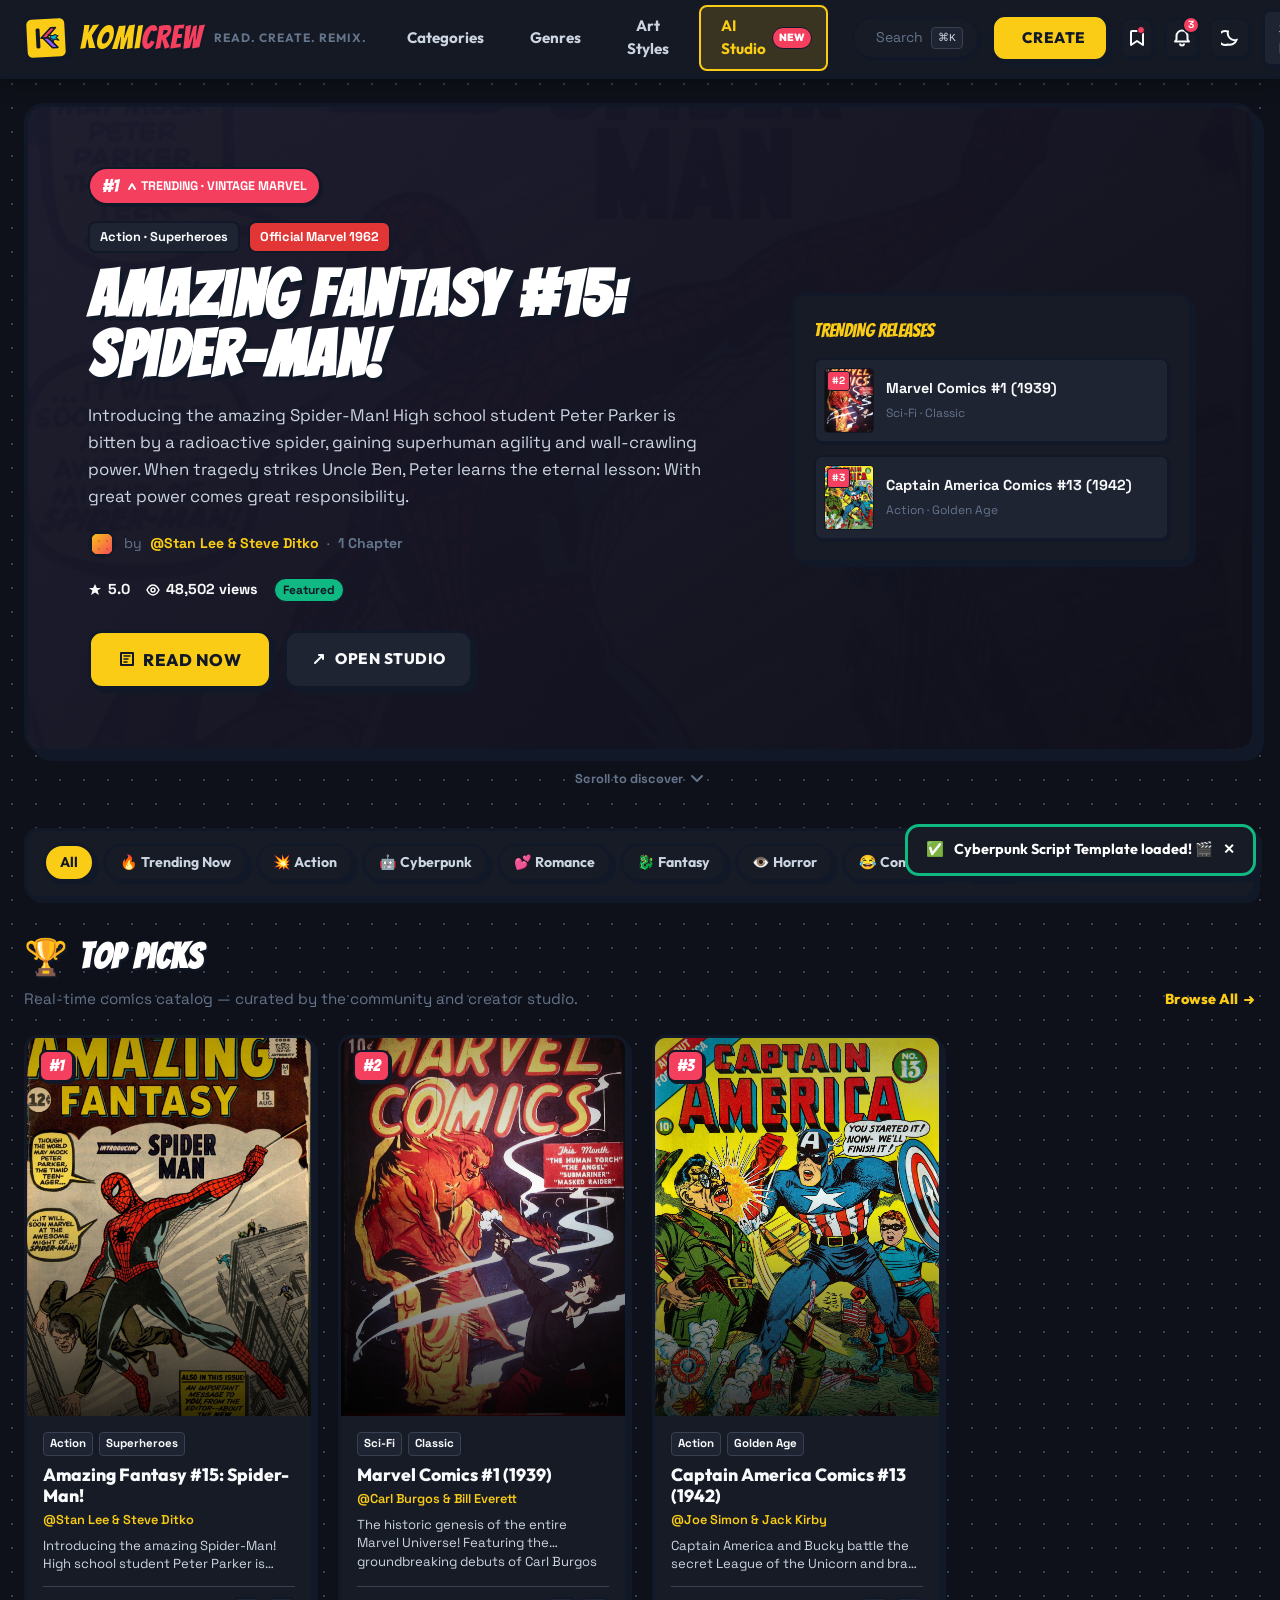
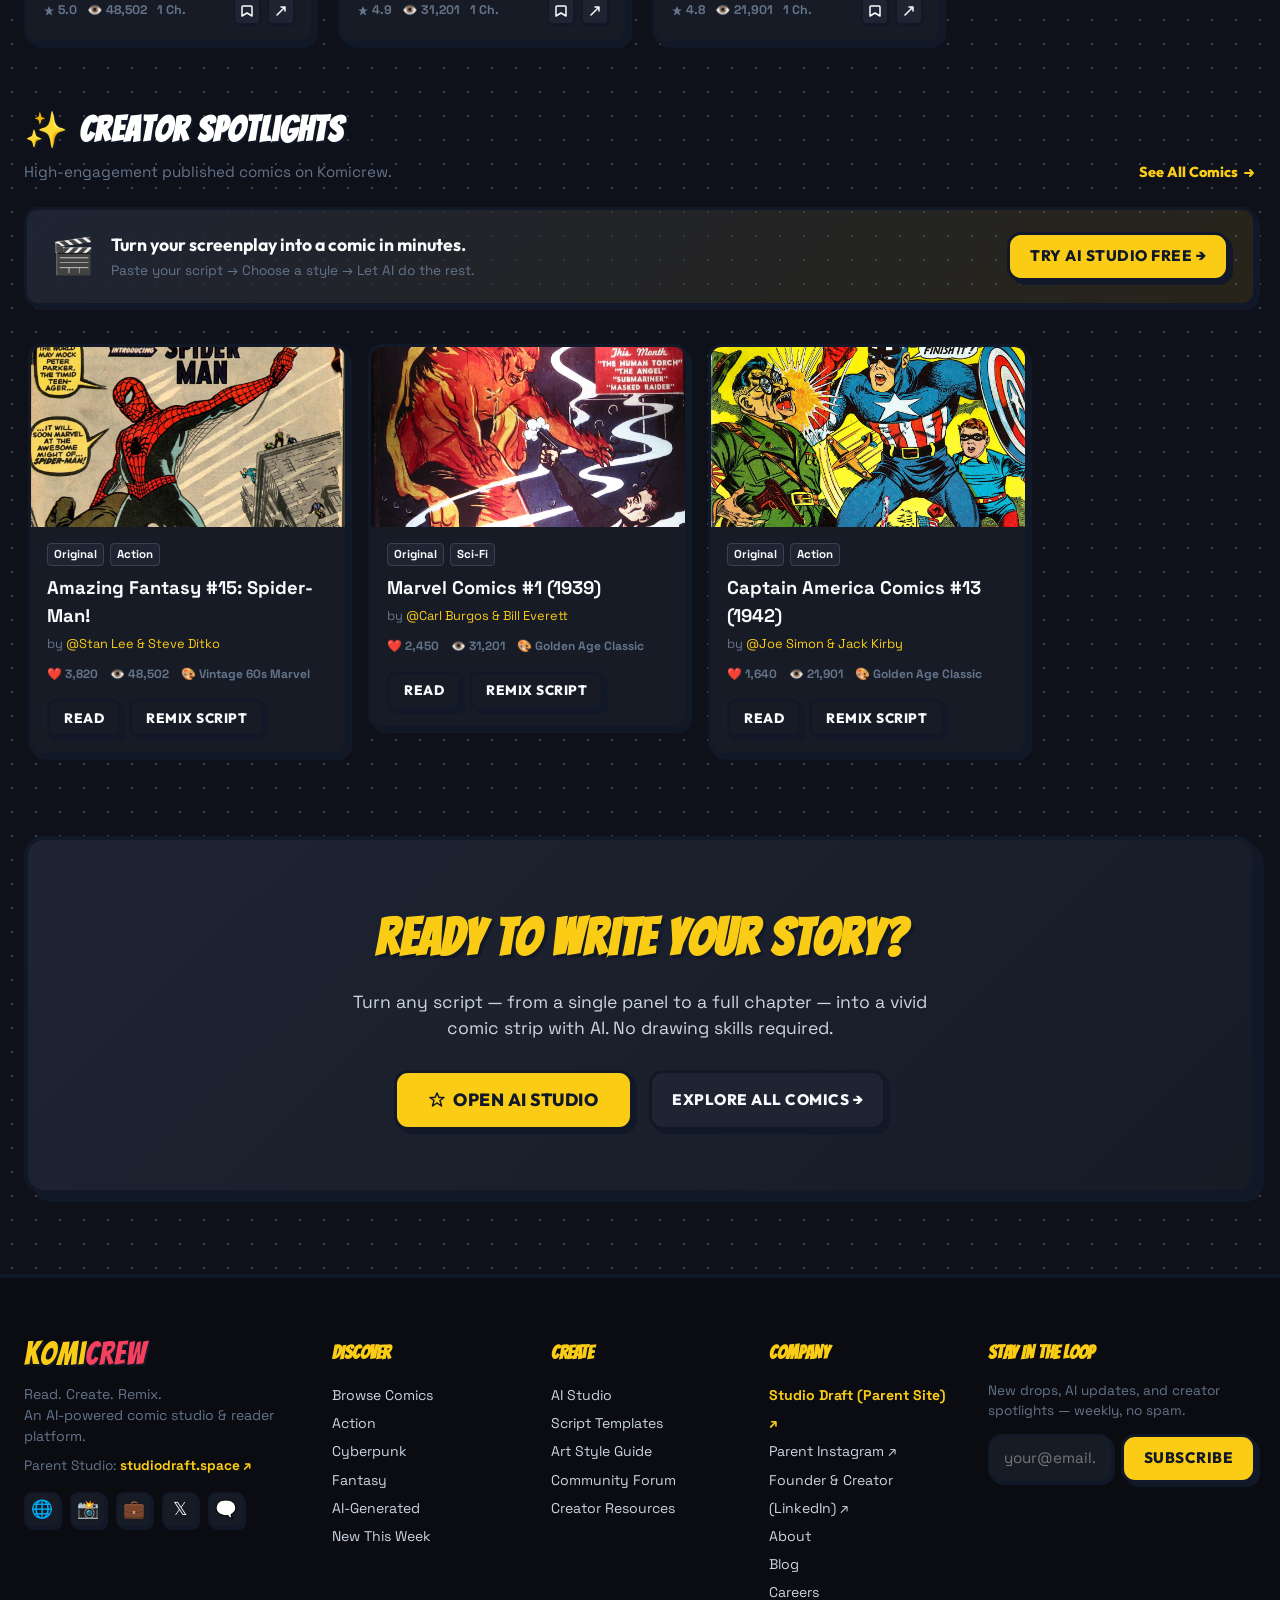
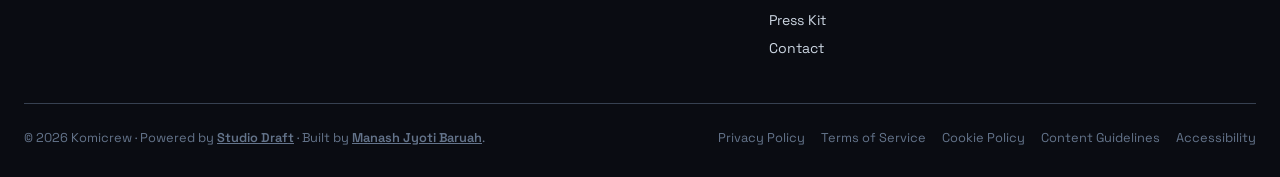
<file: index.html>
<!DOCTYPE html>
<html lang="en" data-theme="dark" data-active-view="landing">

<head>
  <meta charset="UTF-8" />
  <meta name="viewport" content="width=device-width, initial-scale=1.0" />
  <meta http-equiv="X-UA-Compatible" content="IE=edge" />

  <title>Komicrew — AI Comic Studio &amp; Trending Web Comic Reader</title>
  <meta name="description" content="Komicrew is the ultimate hybrid platform: read trending web comics across every genre and generate stunning AI-powered comic strips from your scripts. Create, read, remix." />
  <meta name="keywords" content="web comics, AI comic generator, script to comic, manga reader, webtoon, shonen, seinen, romance, isekai, cyberpunk, comic studio, Komicrew" />
  <meta name="author" content="Komicrew" />
  <meta name="robots" content="index, follow" />
  <link rel="canonical" href="https://komicrew.app" />

  <meta property="og:title" content="Komicrew — AI Script-to-Comic Studio" />
  <meta property="og:description" content="Transform your scripts into vivid comic panels with AI. Read, create, and remix web comics." />
  <meta property="og:type" content="website" />
  <meta property="og:url" content="https://komicrew.app" />
  <meta property="og:image" content="/assets/og-cover.png" />
  <meta property="og:site_name" content="Komicrew" />

  <meta name="twitter:card" content="summary_large_image" />
  <meta name="twitter:site" content="@KomicrewApp" />
  <meta name="twitter:title" content="Komicrew — AI Comic Studio" />
  <meta name="twitter:description" content="Create and read AI-powered web comics on Komicrew." />

  <link rel="icon" type="image/svg+xml" href="assets/favicon.svg" />
  <link rel="apple-touch-icon" sizes="180x180" href="assets/apple-touch-icon.png" />

  <link rel="preconnect" href="https://fonts.googleapis.com" crossorigin />
  <link rel="preconnect" href="https://fonts.gstatic.com" crossorigin />
  <link rel="dns-prefetch" href="https://api.komicrew.app" />

  <link rel="stylesheet" href="https://fonts.googleapis.com/css2?family=Bangers&family=Outfit:wght@300;400;500;600;700;800;900&family=Space+Grotesk:wght@400;500;600;700&display=swap" />
  <link rel="stylesheet" href="assets/css/panelpulse.css?v=2.4.0" />
</head>

<body>

<a class="skip-link" href="#main-content">Skip to main content</a>

<!-- ═══════════════════════════════════════════════════════
     GLOBAL HEADER & MEGA-MENU NAVIGATION
═══════════════════════════════════════════════════════ -->
<header id="global-header" role="banner">
  <div class="nav-wrapper">
    <nav id="primary-nav" aria-label="Primary navigation">
      <div class="nav-inner">

        <!-- Brand -->
        <a href="#" id="nav-brand" class="brand-logo" aria-label="Komicrew Home" data-view-target="landing">
          <span class="logo-icon" aria-hidden="true">
            <svg width="28" height="28" viewBox="0 0 28 28" fill="none">
              <!-- Geometric Komicrew Icon with Action Slash -->
              <rect x="4" y="4" width="4" height="20" rx="1.5" fill="#111827"/>
              <path d="M19 4L9 14h5.5l9.5-10h-5z" fill="#F43F5E" stroke="#111827" stroke-width="1.5" stroke-linejoin="round"/>
              <path d="M11 14l9 10h5.5L16.5 14h-5.5z" fill="#8B5CF6" stroke="#111827" stroke-width="1.5" stroke-linejoin="round"/>
              <polygon points="23,11 26,12.5 24,14 27,17 22,15.5 21,19 20,15 17,15 19,13 17,11 21,12" fill="#06B6D4" stroke="#111827" stroke-width="1"/>
            </svg>
          </span>
          <span class="logo-wordmark"><span class="logo-komi">Komi</span><span class="logo-crew">crew</span></span>
          <span class="logo-tagline" aria-hidden="true">Read. Create. Remix.</span>
        </a>

        <!-- Primary Nav Links -->
        <ul class="primary-nav-links" role="list" aria-label="Site sections">

          <!-- CATEGORIES -->
          <li class="nav-item nav-item--has-dropdown">
            <button class="nav-link nav-dropdown-trigger" id="trigger-categories" aria-expanded="false" aria-controls="dropdown-categories" aria-haspopup="true">
              <span>Categories</span>
              <svg class="nav-chevron" width="12" height="8" viewBox="0 0 12 8" aria-hidden="true"><path d="M1 1l5 5 5-5" stroke="currentColor" stroke-width="2" fill="none" stroke-linecap="round"/></svg>
            </button>
            <div id="dropdown-categories" class="mega-dropdown" role="region" aria-labelledby="trigger-categories" hidden>
              <div class="mega-dropdown-inner">
                <div class="mega-col">
                  <p class="mega-col-heading">Story Type</p>
                  <ul role="list">
                    <li><a href="#" class="mega-link" data-view-target="browse" data-filter-category="shonen"><span class="mega-link-icon" aria-hidden="true">&#x2694;&#xFE0F;</span><span class="mega-link-body"><strong>Shonen</strong><span>Action, friendship &amp; growth</span></span></a></li>
                    <li><a href="#" class="mega-link" data-view-target="browse" data-filter-category="seinen"><span class="mega-link-icon" aria-hidden="true">&#x1F3AD;</span><span class="mega-link-body"><strong>Seinen</strong><span>Dark, mature &amp; complex</span></span></a></li>
                    <li><a href="#" class="mega-link" data-view-target="browse" data-filter-category="romance"><span class="mega-link-icon" aria-hidden="true">&#x1F495;</span><span class="mega-link-body"><strong>Romance</strong><span>Love stories &amp; drama</span></span></a></li>
                    <li><a href="#" class="mega-link" data-view-target="browse" data-filter-category="isekai"><span class="mega-link-icon" aria-hidden="true">&#x1F300;</span><span class="mega-link-body"><strong>Isekai</strong><span>Otherworld adventures</span></span></a></li>
                    <li><a href="#" class="mega-link" data-view-target="browse" data-filter-category="webtoon-originals"><span class="mega-link-icon" aria-hidden="true">&#x1F310;</span><span class="mega-link-body"><strong>Webtoon Originals</strong><span>Exclusive vertical-scroll series</span></span></a></li>
                    <li><a href="#" class="mega-link" data-view-target="browse" data-filter-category="slice-of-life"><span class="mega-link-icon" aria-hidden="true">&#x2615;</span><span class="mega-link-body"><strong>Slice of Life</strong><span>Everyday moments &amp; warmth</span></span></a></li>
                  </ul>
                </div>
                <div class="mega-col mega-col--featured">
                  <p class="mega-col-heading">Featured Spotlight</p>
                  <article class="mega-featured-card" aria-label="Featured: Amazing Fantasy #15: Spider-Man!">
                    <figure class="mega-featured-thumb"><img src="assets/img/cover-amazing-fantasy-15.jpg" alt="Featured comic cover" width="160" height="100" loading="lazy"/></figure>
                    <div class="mega-featured-body">
                      <span class="mega-featured-badge">Featured</span>
                      <h3 class="mega-featured-title">Amazing Fantasy #15</h3>
                      <p class="mega-featured-meta">Superheroes &middot; Ch. 1 &middot; @StanLee_SteveDitko</p>
                      <a href="#" class="mega-featured-cta" data-view-target="reader" data-comic-id="amazing-fantasy-15">Read Now &rarr;</a>
                    </div>
                  </article>
                </div>
              </div>
            </div>
          </li>

          <!-- GENRES -->
          <li class="nav-item nav-item--has-dropdown">
            <button class="nav-link nav-dropdown-trigger" id="trigger-genres" aria-expanded="false" aria-controls="dropdown-genres" aria-haspopup="true">
              <span>Genres</span>
              <svg class="nav-chevron" width="12" height="8" viewBox="0 0 12 8" aria-hidden="true"><path d="M1 1l5 5 5-5" stroke="currentColor" stroke-width="2" fill="none" stroke-linecap="round"/></svg>
            </button>
            <div id="dropdown-genres" class="mega-dropdown mega-dropdown--genres" role="region" aria-labelledby="trigger-genres" hidden>
              <div class="mega-dropdown-inner">
                <div class="mega-col">
                  <p class="mega-col-heading">Browse by Genre</p>
                  <ul class="genre-grid-list" role="list">
                    <li><a href="#" class="genre-pill-link" data-view-target="browse" data-filter-genre="action"><span class="genre-emoji" aria-hidden="true">&#x1F4A5;</span> Action</a></li>
                    <li><a href="#" class="genre-pill-link" data-view-target="browse" data-filter-genre="cyberpunk"><span class="genre-emoji" aria-hidden="true">&#x1F916;</span> Cyberpunk</a></li>
                    <li><a href="#" class="genre-pill-link" data-view-target="browse" data-filter-genre="fantasy"><span class="genre-emoji" aria-hidden="true">&#x1F409;</span> Fantasy</a></li>
                    <li><a href="#" class="genre-pill-link" data-view-target="browse" data-filter-genre="horror"><span class="genre-emoji" aria-hidden="true">&#x1F441;&#xFE0F;</span> Horror</a></li>
                    <li><a href="#" class="genre-pill-link" data-view-target="browse" data-filter-genre="comedy"><span class="genre-emoji" aria-hidden="true">&#x1F602;</span> Comedy</a></li>
                    <li><a href="#" class="genre-pill-link" data-view-target="browse" data-filter-genre="mystery"><span class="genre-emoji" aria-hidden="true">&#x1F50D;</span> Mystery</a></li>
                    <li><a href="#" class="genre-pill-link" data-view-target="browse" data-filter-genre="sci-fi"><span class="genre-emoji" aria-hidden="true">&#x1F680;</span> Sci-Fi</a></li>
                    <li><a href="#" class="genre-pill-link" data-view-target="browse" data-filter-genre="thriller"><span class="genre-emoji" aria-hidden="true">&#x26A1;</span> Thriller</a></li>
                    <li><a href="#" class="genre-pill-link" data-view-target="browse" data-filter-genre="sports"><span class="genre-emoji" aria-hidden="true">&#x1F3C6;</span> Sports</a></li>
                    <li><a href="#" class="genre-pill-link" data-view-target="browse" data-filter-genre="supernatural"><span class="genre-emoji" aria-hidden="true">&#x1F47B;</span> Supernatural</a></li>
                    <li><a href="#" class="genre-pill-link" data-view-target="browse" data-filter-genre="mecha"><span class="genre-emoji" aria-hidden="true">&#x1F9BE;</span> Mecha</a></li>
                    <li><a href="#" class="genre-pill-link" data-view-target="browse" data-filter-genre="historical"><span class="genre-emoji" aria-hidden="true">&#x1F4DC;</span> Historical</a></li>
                  </ul>
                </div>
              </div>
            </div>
          </li>

          <!-- ART STYLES -->
          <li class="nav-item nav-item--has-dropdown">
            <button class="nav-link nav-dropdown-trigger" id="trigger-styles" aria-expanded="false" aria-controls="dropdown-styles" aria-haspopup="true">
              <span>Art Styles</span>
              <svg class="nav-chevron" width="12" height="8" viewBox="0 0 12 8" aria-hidden="true"><path d="M1 1l5 5 5-5" stroke="currentColor" stroke-width="2" fill="none" stroke-linecap="round"/></svg>
            </button>
            <div id="dropdown-styles" class="mega-dropdown" role="region" aria-labelledby="trigger-styles" hidden>
              <div class="mega-dropdown-inner">
                <div class="mega-col">
                  <p class="mega-col-heading">Visual Style</p>
                  <ul class="style-showcase-list" role="list">
                    <li><a href="#" class="style-showcase-link" data-view-target="browse" data-filter-style="90s-anime"><span class="style-preview style-preview--90s-anime" aria-hidden="true"></span><span class="style-info"><strong>90s Anime</strong><span>Bold lines, cel shading, nostalgic palette</span></span></a></li>
                    <li><a href="#" class="style-showcase-link" data-view-target="browse" data-filter-style="tactile-neo-comic"><span class="style-preview style-preview--neo-comic" aria-hidden="true"></span><span class="style-info"><strong>Tactile Neo-Comic</strong><span>Claymorphism &middot; Risograph &middot; Halftone</span></span></a></li>
                    <li><a href="#" class="style-showcase-link" data-view-target="browse" data-filter-style="noir-ink"><span class="style-preview style-preview--noir" aria-hidden="true"></span><span class="style-info"><strong>Noir Ink</strong><span>High-contrast B&amp;W, dramatic shadows</span></span></a></li>
                    <li><a href="#" class="style-showcase-link" data-view-target="browse" data-filter-style="watercolor"><span class="style-preview style-preview--watercolor" aria-hidden="true"></span><span class="style-info"><strong>Watercolor</strong><span>Soft washes, loose ink, organic feel</span></span></a></li>
                    <li><a href="#" class="style-showcase-link" data-view-target="browse" data-filter-style="chibi"><span class="style-preview style-preview--chibi" aria-hidden="true"></span><span class="style-info"><strong>Chibi</strong><span>Oversized heads, cute proportions</span></span></a></li>
                  </ul>
                </div>
              </div>
            </div>
          </li>

          <!-- AI STUDIO -->
          <li class="nav-item">
            <a href="#" class="nav-link nav-link--studio" data-view-target="studio" aria-label="Open AI Script-to-Comic Studio">
              <svg width="16" height="16" viewBox="0 0 16 16" fill="none" aria-hidden="true"><path d="M8 1L10 6H15L11 9.5L12.5 15L8 11.5L3.5 15L5 9.5L1 6H6L8 1Z" fill="currentColor" stroke="#111827" stroke-width="1.5" stroke-linejoin="round"/></svg>
              <span>AI Studio</span>
              <span class="nav-badge nav-badge--new" aria-label="New feature">NEW</span>
            </a>
          </li>



        </ul>

        <!-- Quick Actions -->
        <div class="nav-quick-actions" role="group" aria-label="Quick actions">
          <div class="nav-search-bar" role="search" aria-label="Search comics">
            <button class="nav-search-trigger" id="search-trigger" aria-expanded="false" aria-controls="search-overlay" aria-label="Open search">
              <svg width="18" height="18" viewBox="0 0 18 18" fill="none" aria-hidden="true"><circle cx="8" cy="8" r="6" stroke="currentColor" stroke-width="2"/><path d="M13 13l3 3" stroke="currentColor" stroke-width="2" stroke-linecap="round"/></svg>
              <span class="search-trigger-label">Search</span>
              <kbd class="search-kbd" aria-label="Command K">&#x2318;K</kbd>
            </button>
          </div>
          <a href="#" class="btn btn--primary btn--create-cta" id="nav-create-btn" data-view-target="studio" aria-label="Create a comic">
            <svg width="14" height="14" viewBox="0 0 14 14" fill="none" aria-hidden="true"><path d="M7 1v12M1 7h12" stroke="currentColor" stroke-width="2.5" stroke-linecap="round"/></svg>
            <span>Create</span>
          </a>
          <button class="nav-icon-btn" id="bookmarks-trigger" aria-label="Open bookmarks" aria-expanded="false" aria-controls="bookmarks-panel">
            <svg width="18" height="18" viewBox="0 0 18 18" fill="none" aria-hidden="true"><path d="M4 2h10a1 1 0 011 1v13l-6-4-6 4V3a1 1 0 011-1z" stroke="currentColor" stroke-width="2" stroke-linejoin="round"/></svg>
            <span class="sr-only">Bookmarks</span>
            <span class="nav-badge-dot" aria-hidden="true"></span>
          </button>
          <button class="nav-icon-btn" id="notifications-trigger" aria-label="Notifications, 3 unread" aria-expanded="false" aria-controls="notifications-panel">
            <svg width="18" height="18" viewBox="0 0 18 18" fill="none" aria-hidden="true"><path d="M9 1.5a5.5 5.5 0 00-5.5 5.5v3.5L2 12.5h14l-1.5-2V7A5.5 5.5 0 009 1.5z" stroke="currentColor" stroke-width="2" stroke-linejoin="round"/><path d="M7 14.5a2 2 0 004 0" stroke="currentColor" stroke-width="2"/></svg>
            <span class="sr-only">Notifications</span>
            <span class="notification-badge" aria-label="3 unread">3</span>
          </button>
          <button class="nav-icon-btn" id="theme-toggle" aria-label="Toggle light/dark mode" aria-pressed="false">
            <svg class="theme-icon theme-icon--moon" width="18" height="18" viewBox="0 0 18 18" fill="none" aria-hidden="true"><path d="M15.5 11A7 7 0 017 2.5a7 7 0 100 13 7 7 0 008.5-4.5z" stroke="currentColor" stroke-width="2" stroke-linecap="round"/></svg>
            <svg class="theme-icon theme-icon--sun" width="18" height="18" viewBox="0 0 18 18" fill="none" aria-hidden="true"><circle cx="9" cy="9" r="4" stroke="currentColor" stroke-width="2"/><path d="M9 1v2M9 15v2M1 9h2M15 9h2M3.2 3.2l1.4 1.4M13.4 13.4l1.4 1.4M3.2 14.8l1.4-1.4M13.4 4.6l1.4-1.4" stroke="currentColor" stroke-width="2" stroke-linecap="round"/></svg>
          </button>
          <!-- Guest Auth Buttons (Logged Out State) -->
          <div class="nav-guest-actions" id="nav-auth-guest" hidden>
            <a href="login.html" class="btn btn--ghost btn--sm" id="nav-login-btn">Sign In</a>
            <a href="signup.html" class="btn btn--primary btn--sm" id="nav-signup-btn">Join Free</a>
          </div>

          <!-- Authenticated User Pill (Logged In State) -->
          <div class="user-profile-pill-wrapper" id="nav-auth-user" style="position:relative;">
            <button class="user-profile-pill" id="profile-trigger" aria-expanded="false" aria-controls="profile-dropdown" aria-label="User profile menu">
              <span class="profile-avatar"><img src="assets/img/avatar-user.jpg" alt="user avatar" width="32" height="32" id="header-user-avatar" loading="lazy"/></span>
              <span class="profile-username" id="header-user-name">Account</span>
              <span class="profile-tier-badge" id="header-user-tier" aria-label="Creator tier">Creator</span>
              <svg class="profile-chevron" width="12" height="8" viewBox="0 0 12 8" aria-hidden="true"><path d="M1 1l5 5 5-5" stroke="currentColor" stroke-width="2" fill="none" stroke-linecap="round"/></svg>
            </button>
            <ul id="profile-dropdown" class="profile-dropdown-menu" role="menu" aria-labelledby="profile-trigger" hidden>
              <li role="none"><a href="#" role="menuitem" class="profile-menu-item" id="menu-user-profile">My Profile</a></li>
              <li role="none"><a href="#" role="menuitem" class="profile-menu-item" data-view-target="studio">My Studio Comics</a></li>
              <li role="none"><a href="#" role="menuitem" class="profile-menu-item" id="menu-user-bookmarks">My Bookmarks</a></li>
              <li role="none" id="menu-admin-item" hidden><a href="admin.html" role="menuitem" class="profile-menu-item" style="color: var(--pop-purple-lite); font-weight: 700;">🛡️ Operations HQ</a></li>
              <li role="separator" class="menu-divider"></li>
              <li role="none"><a href="#" role="menuitem" class="profile-menu-item profile-menu-item--plan">Upgrade to Pro <span class="menu-badge menu-badge--pro">PRO</span></a></li>
              <li role="separator" class="menu-divider"></li>
              <li role="none"><a href="#" role="menuitem" class="profile-menu-item profile-menu-item--danger" id="nav-logout-btn">Sign Out</a></li>
            </ul>
          </div>
          <button class="mobile-menu-btn" id="mobile-menu-trigger" aria-expanded="false" aria-controls="mobile-nav-drawer" aria-label="Open mobile navigation">
            <span class="hamburger-bar" aria-hidden="true"></span>
            <span class="hamburger-bar" aria-hidden="true"></span>
            <span class="hamburger-bar" aria-hidden="true"></span>
          </button>
        </div>

      </div>
    </nav>

    <!-- Mobile Nav Drawer -->
    <aside id="mobile-nav-drawer" class="mobile-nav-drawer" aria-label="Mobile navigation" hidden>
      <div class="mobile-drawer-header">
        <div class="mobile-drawer-brand">
          <span class="logo-icon" aria-hidden="true">
            <svg width="24" height="24" viewBox="0 0 28 28" fill="none">
              <rect x="4" y="4" width="4" height="20" rx="1.5" fill="#111827"/>
              <path d="M19 4L9 14h5.5l9.5-10h-5z" fill="#F43F5E" stroke="#111827" stroke-width="1.5" stroke-linejoin="round"/>
              <path d="M11 14l9 10h5.5L16.5 14h-5.5z" fill="#8B5CF6" stroke="#111827" stroke-width="1.5" stroke-linejoin="round"/>
              <polygon points="23,11 26,12.5 24,14 27,17 22,15.5 21,19 20,15 17,15 19,13 17,11 21,12" fill="#06B6D4" stroke="#111827" stroke-width="1"/>
            </svg>
          </span>
          <span class="logo-wordmark"><span class="logo-komi">Komi</span><span class="logo-crew">crew</span></span>
        </div>
        <button class="mobile-drawer-close-btn" id="mobile-drawer-close" aria-label="Close navigation menu">✕</button>
      </div>

      <!-- Mobile Drawer Auth Actions (Guest or Logged In) -->
      <div class="mobile-drawer-auth" id="mobile-drawer-auth">
        <a href="login.html" class="btn btn--ghost" id="mobile-login-btn">Sign In</a>
        <a href="signup.html" class="btn btn--primary" id="mobile-signup-btn">Join Free</a>
      </div>

      <!-- Mobile Drawer Quick Utilities -->
      <div class="mobile-drawer-utilities">
        <button type="button" class="mobile-drawer-util-btn" id="mobile-drawer-bookmarks" aria-label="Open Bookmarks">
          <svg width="18" height="18" viewBox="0 0 18 18" fill="none" aria-hidden="true"><path d="M4 2h10a1 1 0 011 1v13l-6-4-6 4V3a1 1 0 011-1z" stroke="currentColor" stroke-width="2" stroke-linejoin="round"/></svg>
          <span>Bookmarks</span>
        </button>
        <button type="button" class="mobile-drawer-util-btn" id="mobile-drawer-notifications" aria-label="Open Notifications">
          <svg width="18" height="18" viewBox="0 0 18 18" fill="none" aria-hidden="true"><path d="M9 1.5a5.5 5.5 0 00-5.5 5.5v3.5L2 12.5h14l-1.5-2V7A5.5 5.5 0 009 1.5z" stroke="currentColor" stroke-width="2" stroke-linejoin="round"/><path d="M7 14.5a2 2 0 004 0" stroke="currentColor" stroke-width="2"/></svg>
          <span>Notifications</span>
          <span class="notification-badge" style="position:static; margin-left:auto;">3</span>
        </button>
        <button type="button" class="mobile-drawer-util-btn" id="mobile-drawer-theme" aria-label="Toggle Theme">
          <svg class="theme-icon theme-icon--moon" width="18" height="18" viewBox="0 0 18 18" fill="none" aria-hidden="true"><path d="M15.5 11A7 7 0 017 2.5a7 7 0 100 13 7 7 0 008.5-4.5z" stroke="currentColor" stroke-width="2" stroke-linecap="round"/></svg>
          <svg class="theme-icon theme-icon--sun" width="18" height="18" viewBox="0 0 18 18" fill="none" aria-hidden="true"><circle cx="9" cy="9" r="4" stroke="currentColor" stroke-width="2"/><path d="M9 1v2M9 15v2M1 9h2M15 9h2M3.2 3.2l1.4 1.4M13.4 13.4l1.4 1.4M3.2 14.8l1.4-1.4M13.4 4.6l1.4-1.4" stroke="currentColor" stroke-width="2" stroke-linecap="round"/></svg>
          <span id="mobile-drawer-theme-label">Dark / Light Mode</span>
        </button>
      </div>

      <nav aria-label="Mobile menu navigation">
        <ul class="mobile-nav-list" role="list">
          <li><a href="#" class="mobile-nav-link" data-view-target="landing">🏠 Discover</a></li>
          <li>
            <details class="mobile-nav-details">
              <summary class="mobile-nav-link">⚔️ Categories</summary>
              <ul class="mobile-nav-submenu" role="list">
                <li><a href="#" data-view-target="browse" data-filter-category="shonen">Shonen</a></li>
                <li><a href="#" data-view-target="browse" data-filter-category="seinen">Seinen</a></li>
                <li><a href="#" data-view-target="browse" data-filter-category="romance">Romance</a></li>
                <li><a href="#" data-view-target="browse" data-filter-category="isekai">Isekai</a></li>
                <li><a href="#" data-view-target="browse" data-filter-category="webtoon-originals">Webtoon Originals</a></li>
                <li><a href="#" data-view-target="browse" data-filter-category="slice-of-life">Slice of Life</a></li>
              </ul>
            </details>
          </li>
          <li>
            <details class="mobile-nav-details">
              <summary class="mobile-nav-link">🎨 Genres</summary>
              <ul class="mobile-nav-submenu" role="list">
                <li><a href="#" data-view-target="browse" data-filter-genre="action">Action</a></li>
                <li><a href="#" data-view-target="browse" data-filter-genre="cyberpunk">Cyberpunk</a></li>
                <li><a href="#" data-view-target="browse" data-filter-genre="fantasy">Fantasy</a></li>
                <li><a href="#" data-view-target="browse" data-filter-genre="horror">Horror</a></li>
                <li><a href="#" data-view-target="browse" data-filter-genre="comedy">Comedy</a></li>
                <li><a href="#" data-view-target="browse" data-filter-genre="mystery">Mystery</a></li>
              </ul>
            </details>
          </li>
          <li><a href="#" class="mobile-nav-link" data-view-target="studio">✨ AI Studio</a></li>
        </ul>
      </nav>

      <!-- Mobile Drawer Studio Ecosystem Links -->
      <div class="mobile-drawer-ecosystem" style="margin-top:auto; padding-top:18px; border-top:1px solid rgba(255,255,255,0.08); display:flex; flex-direction:column; gap:10px;">
        <span style="font-size:11px; text-transform:uppercase; letter-spacing:0.8px; color:rgba(255,255,255,0.45); font-weight:700;">Studio Draft Ecosystem</span>
        <a href="https://studiodraft.space" target="_blank" rel="noopener noreferrer" style="display:flex; align-items:center; gap:8px; color:var(--pop-yellow, #ffd60a); font-size:13px; font-weight:700; text-decoration:none;">
          <span aria-hidden="true">🌐</span> Studio Draft (Parent Site) ↗
        </a>
        <a href="https://instagram.com/studiodraft.space" target="_blank" rel="noopener noreferrer" style="display:flex; align-items:center; gap:8px; color:#ffffff; font-size:13px; font-weight:500; text-decoration:none;">
          <span aria-hidden="true">📸</span> @studiodraft.space (Parent IG) ↗
        </a>
        <a href="https://www.linkedin.com/in/manash-jyotibaruah-931608394/" target="_blank" rel="noopener noreferrer" style="display:flex; align-items:center; gap:8px; color:rgba(255,255,255,0.8); font-size:13px; font-weight:500; text-decoration:none;">
          <span aria-hidden="true">💼</span> Manash Jyoti Baruah (LinkedIn) ↗
        </a>
      </div>
    </aside>

  </div>
</header>

<!-- ═══════════════════════════════════════════════════════
     MAIN CONTENT — 4-VIEW SPA CONTAINER
═══════════════════════════════════════════════════════ -->
<main id="main-content" aria-label="Main content">


<!-- ╔═══════════════════════════════════════════════════╗
     VIEW 1 — LANDING / DISCOVERY FEED
╚═══════════════════════════════════════════════════╝ -->
<section id="view-landing" class="app-view app-view--landing" aria-label="Discovery feed" data-view="landing" aria-hidden="false">

  <!-- ─── HERO SECTION (DYNAMICALLY DB-DRIVEN) ─── -->
  <section id="hero" class="hero-section" aria-labelledby="hero-heading">
    <div id="hero-dynamic-container">
      <!-- ─── JUMP BACK IN / RESUME READING BANNER ─── -->
      <div id="reading-resume-banner" class="reading-resume-banner" role="region" aria-label="Continue Reading" hidden>
        <div class="resume-banner-left">
          <img id="resume-banner-thumb" class="resume-banner-thumb" src="assets/img/cover-placeholder.png" alt="Last read comic cover" />
          <div class="resume-banner-text">
            <span class="resume-banner-tag">⚡ Pick Up Where You Left Off</span>
            <h3 id="resume-banner-title" class="resume-banner-title">Title &middot; Ch. 1 &middot; Page 1</h3>
          </div>
        </div>
        <div class="resume-banner-actions">
          <button type="button" id="resume-banner-btn" class="btn btn--primary btn--sm">Resume &rarr;</button>
          <button type="button" id="resume-banner-dismiss" class="btn btn--ghost btn--sm" aria-label="Dismiss banner" style="padding: 4px 8px;">✕</button>
        </div>
      </div>

      <article class="hero-comic-feature" id="hero-feature-card" aria-label="Featured Spotlight" data-comic-id="amazing-fantasy-15">
        <figure class="hero-backdrop" id="hero-backdrop-figure" aria-hidden="true">
          <img id="hero-backdrop-img" src="assets/img/cover-amazing-fantasy-15.jpg" alt="Amazing Fantasy #15: Spider-Man!" width="1440" height="680" loading="eager" style="display:block;"/>
          <div class="hero-backdrop-overlay" aria-hidden="true" style="background: linear-gradient(135deg, rgba(26,26,46,0.92), rgba(15,15,26,0.97));"></div>
        </figure>

        <div class="hero-content">
          <div class="hero-rank-group" aria-label="Trending rank">
            <span class="hero-rank-label" id="hero-rank-badge" aria-hidden="true">#1</span>
            <span class="hero-trend-tag">
              <svg width="10" height="10" viewBox="0 0 10 10" aria-hidden="true"><path d="M2 8L5 3 8 8" stroke="currentColor" stroke-width="2" stroke-linecap="round" stroke-linejoin="round" fill="none"/></svg>
              Trending &middot; Vintage Marvel
            </span>
          </div>

          <div class="hero-identity">
            <span class="hero-genre-tag" id="hero-genre-tag">Superheroes &middot; Action</span>
            <span class="hero-ai-badge" id="hero-ai-badge" style="background: #e23636; color: #fff;">
              Official Marvel 1962
            </span>
          </div>

          <h1 id="hero-heading" class="hero-title">Amazing Fantasy #15: Spider-Man!</h1>

          <p class="hero-synopsis" id="hero-synopsis">Introducing the amazing Spider-Man! High school student Peter Parker is bitten by a radioactive spider, gaining superhuman agility and wall-crawling power. When tragedy strikes Uncle Ben, Peter learns the eternal lesson: With great power comes great responsibility.</p>

          <address class="hero-creator-credit" id="hero-creator-credit" aria-label="Creator info">
            <img class="hero-creator-avatar" id="hero-creator-avatar" src="assets/img/avatar-user.jpg" alt="Creator" width="28" height="28" loading="lazy"/>
            <span>by </span><a href="#" class="hero-creator-name" id="hero-creator-name" rel="author">@StanLee_SteveDitko</a>
            <span class="hero-meta-separator" aria-hidden="true">&middot;</span>
            <span class="hero-chapter-info" id="hero-chapter-info"><strong>1 Chapter (39 Pages)</strong></span>
          </address>

          <div class="hero-stats" id="hero-stats-group" aria-label="Comic statistics">
            <div class="hero-stat" id="hero-stat-rating" aria-label="Rating 5.0"><svg width="14" height="14" viewBox="0 0 14 14" fill="currentColor" aria-hidden="true"><path d="M7 1L8.8 5H13L9.6 7.5L10.9 12L7 9.5L3.1 12L4.4 7.5L1 5H5.2L7 1z"/></svg><span id="hero-rating-val">5.0</span></div>
            <div class="hero-stat" id="hero-stat-views" aria-label="Views"><svg width="14" height="14" viewBox="0 0 14 14" fill="none" aria-hidden="true"><path d="M1 7c0 0 2.5-5 6-5s6 5 6 5-2.5 5-6 5-6-5-6-5z" stroke="currentColor" stroke-width="1.5"/><circle cx="7" cy="7" r="2" stroke="currentColor" stroke-width="1.5"/></svg><span id="hero-views-val">48,502 views</span></div>
            <div class="hero-stat"><span class="hero-status-pill" id="hero-status-pill">Featured</span></div>
          </div>

          <div class="hero-ctas" role="group" aria-label="Actions">
            <a href="#" class="btn btn--hero-primary" id="hero-read-btn" data-view-target="reader" data-comic-id="amazing-fantasy-15" data-chapter="1">
              <svg width="16" height="16" viewBox="0 0 16 16" fill="none" aria-hidden="true"><path d="M2 2h12v12H2V2z" stroke="currentColor" stroke-width="2" stroke-linejoin="round"/><path d="M5 5h6M5 8h4M5 11h3" stroke="currentColor" stroke-width="1.5" stroke-linecap="round"/></svg>
              Read Now
            </a>
            <a href="#" class="btn btn--hero-secondary" id="hero-remix-btn" data-view-target="studio" data-remix-comic="amazing-fantasy-15">
              <svg width="16" height="16" viewBox="0 0 16 16" fill="none" aria-hidden="true"><path d="M4 12L12 4M8 4h4v4" stroke="currentColor" stroke-width="2" stroke-linecap="round" stroke-linejoin="round"/></svg>
              Open Studio
            </a>
          </div>
        </div>

        <aside class="hero-secondary-picks" id="hero-secondary-aside" aria-label="Also trending">
          <p class="hero-secondary-heading" aria-hidden="true">Trending Releases</p>
          <ol class="hero-secondary-list" id="hero-secondary-list" role="list">
            <li>
              <a href="#" class="hero-secondary-card" data-view-target="reader" data-comic-id="marvel-comics-1" aria-label="Marvel Comics #1 (1939)">
                <figure class="hero-secondary-thumb">
                  <img src="assets/img/cover-marvel-comics-1.jpg" alt="Marvel Comics #1 cover" width="60" height="80" loading="lazy"/>
                  <span class="hero-secondary-rank" aria-hidden="true">#2</span>
                </figure>
                <div class="hero-secondary-info">
                  <strong>Marvel Comics #1 (1939)</strong>
                  <span>Sci-Fi &middot; Classic</span>
                </div>
              </a>
            </li>
            <li>
              <a href="#" class="hero-secondary-card" data-view-target="reader" data-comic-id="captain-america-13" aria-label="Captain America Comics #13 (1942)">
                <figure class="hero-secondary-thumb">
                  <img src="assets/img/cover-captain-america-13.jpg" alt="Captain America Comics #13 cover" width="60" height="80" loading="lazy"/>
                  <span class="hero-secondary-rank" aria-hidden="true">#3</span>
                </figure>
                <div class="hero-secondary-info">
                  <strong>Captain America Comics #13</strong>
                  <span>Action &middot; Golden Age</span>
                </div>
              </a>
            </li>
          </ol>
        </aside>

      </article>
    </div>
    <div class="hero-scroll-cue" aria-hidden="true">
      <span>Scroll to discover</span>
      <svg width="16" height="16" viewBox="0 0 16 16" fill="none" aria-hidden="true"><path d="M3 6l5 5 5-5" stroke="currentColor" stroke-width="2" stroke-linecap="round" stroke-linejoin="round"/></svg>
    </div>
  </section>

  <!-- ─── GENRE & STYLE FILTER BAR ─── -->
  <section id="discovery-filter-bar" class="discovery-filter-bar" aria-label="Filter by genre or style">
    <div class="filter-bar-inner">
      <div class="filter-tabs-scroll-wrapper" role="tablist" aria-label="Genre filters">
        <button class="filter-tab filter-tab--active" role="tab" id="filter-tab-all" aria-selected="true" aria-controls="top-picks-grid" data-filter="all">All</button>
        <button class="filter-tab" role="tab" id="filter-tab-trending" aria-selected="false" aria-controls="top-picks-grid" data-filter="trending">&#x1F525; Trending Now</button>
        <button class="filter-tab" role="tab" id="filter-tab-action" aria-selected="false" aria-controls="top-picks-grid" data-filter="action">&#x1F4A5; Action</button>
        <button class="filter-tab" role="tab" id="filter-tab-cyberpunk" aria-selected="false" aria-controls="top-picks-grid" data-filter="cyberpunk">&#x1F916; Cyberpunk</button>
        <button class="filter-tab" role="tab" id="filter-tab-romance" aria-selected="false" aria-controls="top-picks-grid" data-filter="romance">&#x1F495; Romance</button>
        <button class="filter-tab" role="tab" id="filter-tab-fantasy" aria-selected="false" aria-controls="top-picks-grid" data-filter="fantasy">&#x1F409; Fantasy</button>
        <button class="filter-tab" role="tab" id="filter-tab-horror" aria-selected="false" aria-controls="top-picks-grid" data-filter="horror">&#x1F441;&#xFE0F; Horror</button>
        <button class="filter-tab" role="tab" id="filter-tab-comedy" aria-selected="false" aria-controls="top-picks-grid" data-filter="comedy">&#x1F602; Comedy</button>
        <button class="filter-tab" role="tab" id="filter-tab-mystery" aria-selected="false" aria-controls="top-picks-grid" data-filter="mystery">&#x1F50D; Mystery</button>
        <button class="filter-tab" role="tab" id="filter-tab-ai-made" aria-selected="false" aria-controls="top-picks-grid" data-filter="ai-made">&#x2728; AI-Made</button>
        <button class="filter-tab" role="tab" id="filter-tab-new" aria-selected="false" aria-controls="top-picks-grid" data-filter="new">&#x1F195; New This Week</button>
      </div>
      <div class="filter-bar-sort">
        <label for="sort-select" class="filter-sort-label">Sort:</label>
        <select id="sort-select" class="select-input select-input--compact" aria-label="Sort comics by">
          <option value="trending">Trending</option>
          <option value="rating">Top Rated</option>
          <option value="views">Most Viewed</option>
          <option value="newest">Newest</option>
          <option value="updated">Recently Updated</option>
        </select>
      </div>
    </div>
  </section>

  <!-- ─── TOP PICKS GRID ─── -->
  <section id="top-picks" class="top-picks-section landing-section" aria-labelledby="top-picks-heading" tabindex="-1">
    <div class="landing-section-header">
      <div class="landing-section-title-group">
        <h2 id="top-picks-heading" class="landing-section-title"><span class="section-title-icon" aria-hidden="true">&#x1F3C6;</span> Top Picks</h2>
        <p class="landing-section-subtitle">Real-time comics catalog &mdash; curated by the community and creator studio.</p>
      </div>
      <a href="#" class="section-see-all-link" data-view-target="browse" aria-label="Browse all">Browse All <svg width="14" height="14" viewBox="0 0 14 14" fill="none" aria-hidden="true"><path d="M3 7h8M8 4l3 3-3 3" stroke="currentColor" stroke-width="2" stroke-linecap="round" stroke-linejoin="round"/></svg></a>
    </div>

    <ol id="top-picks-grid" class="comic-grid" role="list" aria-label="Top picks" aria-live="polite">
      <li class="comic-card-wrapper">
        <article class="comic-card" data-comic-id="amazing-fantasy-15" data-genres="Action" data-category="Superheroes" data-ai="false">
          <a href="#" class="comic-card-link" data-view-target="reader" data-comic-id="amazing-fantasy-15" tabindex="-1" aria-hidden="true">
            <figure class="comic-card-cover">
              <img src="assets/img/cover-amazing-fantasy-15.jpg" alt="Amazing Fantasy #15: Spider-Man! cover" width="260" height="340" loading="eager"/>
              <div class="comic-card-cover-overlay" aria-hidden="true">
                <span class="card-rank-badge">#1</span>
                <div class="card-quick-read-btn">Read</div>
              </div>
            </figure>
          </a>
          <div class="comic-card-body">
            <div class="comic-card-tags">
              <span class="comic-tag comic-tag--action">Action</span>
              <span class="comic-tag">Superheroes</span>
            </div>
            <h3 class="comic-card-title"><a href="#" data-view-target="reader" data-comic-id="amazing-fantasy-15">Amazing Fantasy #15: Spider-Man!</a></h3>
            <address class="comic-card-creator"><a href="#" rel="author">@StanLee_SteveDitko</a></address>
            <p class="comic-card-synopsis">Introducing the amazing Spider-Man! High school student Peter Parker is bitten by a radioactive spider, gaining superhuman agility and wall-crawling power.</p>
            <footer class="comic-card-footer">
              <div class="comic-card-stats">
                <span class="comic-stat" aria-label="Rating 5.0"><svg width="12" height="12" viewBox="0 0 12 12" fill="currentColor" aria-hidden="true"><path d="M6 1L7.5 4.5H11L8 6.5L9.2 10.5L6 8.5L2.8 10.5L4 6.5L1 4.5H4.5L6 1z"/></svg> 5.0</span>
                <span class="comic-stat" aria-label="48,502 views">👁️ 48,502</span>
                <span class="comic-stat comic-stat--chapters">1 Ch. (39 Pgs)</span>
              </div>
              <div class="comic-card-actions">
                <button class="card-action-btn bookmark-btn" aria-label="Bookmark Amazing Fantasy #15: Spider-Man!" aria-pressed="false"><svg width="14" height="14" viewBox="0 0 14 14" fill="none" aria-hidden="true"><path d="M3 2h8a1 1 0 011 1v9l-5-3-5 3V3a1 1 0 011-1z" stroke="currentColor" stroke-width="1.5" stroke-linejoin="round"/></svg></button>
                <a href="#" class="card-action-btn card-remix-btn" data-view-target="studio" data-remix-comic="amazing-fantasy-15" aria-label="Remix in AI Studio"><svg width="14" height="14" viewBox="0 0 14 14" fill="none" aria-hidden="true"><path d="M3 11L11 3M7 3h4v4" stroke="currentColor" stroke-width="1.5" stroke-linecap="round" stroke-linejoin="round"/></svg></a>
              </div>
            </footer>
          </div>
        </article>
      </li>
      <li class="comic-card-wrapper">
        <article class="comic-card" data-comic-id="marvel-comics-1" data-genres="Sci-Fi" data-category="Classic" data-ai="false">
          <a href="#" class="comic-card-link" data-view-target="reader" data-comic-id="marvel-comics-1" tabindex="-1" aria-hidden="true">
            <figure class="comic-card-cover">
              <img src="assets/img/cover-marvel-comics-1.jpg" alt="Marvel Comics #1 (1939) cover" width="260" height="340" loading="lazy"/>
              <div class="comic-card-cover-overlay" aria-hidden="true">
                <span class="card-rank-badge">#2</span>
                <div class="card-quick-read-btn">Read</div>
              </div>
            </figure>
          </a>
          <div class="comic-card-body">
            <div class="comic-card-tags">
              <span class="comic-tag comic-tag--scifi">Sci-Fi</span>
              <span class="comic-tag">Classic</span>
            </div>
            <h3 class="comic-card-title"><a href="#" data-view-target="reader" data-comic-id="marvel-comics-1">Marvel Comics #1 (1939)</a></h3>
            <address class="comic-card-creator"><a href="#" rel="author">@CarlBurgos_BillEverett</a></address>
            <p class="comic-card-synopsis">The historic genesis of the entire Marvel Universe! Featuring the groundbreaking debuts of the Human Torch and Sub-Mariner (Prince Namor).</p>
            <footer class="comic-card-footer">
              <div class="comic-card-stats">
                <span class="comic-stat" aria-label="Rating 5.0"><svg width="12" height="12" viewBox="0 0 12 12" fill="currentColor" aria-hidden="true"><path d="M6 1L7.5 4.5H11L8 6.5L9.2 10.5L6 8.5L2.8 10.5L4 6.5L1 4.5H4.5L6 1z"/></svg> 5.0</span>
                <span class="comic-stat" aria-label="31,201 views">👁️ 31,201</span>
                <span class="comic-stat comic-stat--chapters">1 Ch. (68 Pgs)</span>
              </div>
              <div class="comic-card-actions">
                <button class="card-action-btn bookmark-btn" aria-label="Bookmark Marvel Comics #1" aria-pressed="false"><svg width="14" height="14" viewBox="0 0 14 14" fill="none" aria-hidden="true"><path d="M3 2h8a1 1 0 011 1v9l-5-3-5 3V3a1 1 0 011-1z" stroke="currentColor" stroke-width="1.5" stroke-linejoin="round"/></svg></button>
                <a href="#" class="card-action-btn card-remix-btn" data-view-target="studio" data-remix-comic="marvel-comics-1" aria-label="Remix in AI Studio"><svg width="14" height="14" viewBox="0 0 14 14" fill="none" aria-hidden="true"><path d="M3 11L11 3M7 3h4v4" stroke="currentColor" stroke-width="1.5" stroke-linecap="round" stroke-linejoin="round"/></svg></a>
              </div>
            </footer>
          </div>
        </article>
      </li>
      <li class="comic-card-wrapper">
        <article class="comic-card" data-comic-id="captain-america-13" data-genres="Action" data-category="Golden Age" data-ai="false">
          <a href="#" class="comic-card-link" data-view-target="reader" data-comic-id="captain-america-13" tabindex="-1" aria-hidden="true">
            <figure class="comic-card-cover">
              <img src="assets/img/cover-captain-america-13.jpg" alt="Captain America Comics #13 (1942) cover" width="260" height="340" loading="lazy"/>
              <div class="comic-card-cover-overlay" aria-hidden="true">
                <span class="card-rank-badge">#3</span>
                <div class="card-quick-read-btn">Read</div>
              </div>
            </figure>
          </a>
          <div class="comic-card-body">
            <div class="comic-card-tags">
              <span class="comic-tag comic-tag--action">Action</span>
              <span class="comic-tag">Golden Age</span>
            </div>
            <h3 class="comic-card-title"><a href="#" data-view-target="reader" data-comic-id="captain-america-13">Captain America Comics #13 (1942)</a></h3>
            <address class="comic-card-creator"><a href="#" rel="author">@JoeSimon_JackKirby</a></address>
            <p class="comic-card-synopsis">Captain America and Bucky battle the secret League of the Unicorn and brave the eerie Lighthouse of Horror in classic World War II adventures.</p>
            <footer class="comic-card-footer">
              <div class="comic-card-stats">
                <span class="comic-stat" aria-label="Rating 4.9"><svg width="12" height="12" viewBox="0 0 12 12" fill="currentColor" aria-hidden="true"><path d="M6 1L7.5 4.5H11L8 6.5L9.2 10.5L6 8.5L2.8 10.5L4 6.5L1 4.5H4.5L6 1z"/></svg> 4.9</span>
                <span class="comic-stat" aria-label="21,901 views">👁️ 21,901</span>
                <span class="comic-stat comic-stat--chapters">1 Ch. (68 Pgs)</span>
              </div>
              <div class="comic-card-actions">
                <button class="card-action-btn bookmark-btn" aria-label="Bookmark Captain America Comics #13" aria-pressed="false"><svg width="14" height="14" viewBox="0 0 14 14" fill="none" aria-hidden="true"><path d="M3 2h8a1 1 0 011 1v9l-5-3-5 3V3a1 1 0 011-1z" stroke="currentColor" stroke-width="1.5" stroke-linejoin="round"/></svg></button>
                <a href="#" class="card-action-btn card-remix-btn" data-view-target="studio" data-remix-comic="captain-america-13" aria-label="Remix in AI Studio"><svg width="14" height="14" viewBox="0 0 14 14" fill="none" aria-hidden="true"><path d="M3 11L11 3M7 3h4v4" stroke="currentColor" stroke-width="1.5" stroke-linecap="round" stroke-linejoin="round"/></svg></a>
              </div>
            </footer>
          </div>
        </article>
      </li>
    </ol>
  </section>

  <!-- ─── AI STUDIO SPOTLIGHT ─── -->
  <section id="ai-studio-spotlight" class="ai-spotlight-section landing-section" aria-labelledby="spotlight-heading">
    <div class="landing-section-header">
      <div class="landing-section-title-group">
        <h2 id="spotlight-heading" class="landing-section-title"><span class="section-title-icon" aria-hidden="true">&#x2728;</span> Creator Spotlights</h2>
        <p class="landing-section-subtitle">High-engagement published comics on Komicrew.</p>
      </div>
      <a href="#" class="section-see-all-link" data-view-target="browse" data-filter="ai-made">See All Comics <svg width="14" height="14" viewBox="0 0 14 14" fill="none" aria-hidden="true"><path d="M3 7h8M8 4l3 3-3 3" stroke="currentColor" stroke-width="2" stroke-linecap="round" stroke-linejoin="round"/></svg></a>
    </div>
    <aside class="studio-callout-banner" aria-label="AI Studio promotion">
      <div class="studio-callout-content">
        <span class="studio-callout-icon" aria-hidden="true">&#x1F3AC;</span>
        <div class="studio-callout-text"><strong>Turn your screenplay into a comic in minutes.</strong><span>Paste your script &rarr; Choose a style &rarr; Let AI do the rest.</span></div>
      </div>
      <a href="#" class="btn btn--primary" data-view-target="studio">Try AI Studio Free &rarr;</a>
    </aside>
    <div class="spotlight-scroll-wrapper" role="region" aria-label="Spotlight comics carousel">
      <button class="spotlight-scroll-btn spotlight-scroll-btn--prev" aria-label="Scroll left" aria-controls="spotlight-list"><svg width="16" height="16" viewBox="0 0 16 16" fill="none" aria-hidden="true"><path d="M10 3L5 8l5 5" stroke="currentColor" stroke-width="2" stroke-linecap="round" stroke-linejoin="round"/></svg></button>
      <ol id="spotlight-list" class="spotlight-comic-list" role="list" aria-label="Spotlight comics">
        <li class="spotlight-card-wrapper">
          <article class="spotlight-card" aria-label="Spotlight: Amazing Fantasy #15: Spider-Man!">
            <figure class="spotlight-card-thumb"><img src="assets/img/cover-amazing-fantasy-15.jpg" alt="Amazing Fantasy #15" width="320" height="200" loading="lazy"/></figure>
            <div class="spotlight-card-body">
              <div class="spotlight-card-tags">
                <span class="comic-tag">Original</span>
                <span class="spotlight-genre-tag">Action</span>
              </div>
              <h3 class="spotlight-card-title"><a href="#" data-view-target="reader" data-comic-id="amazing-fantasy-15">Amazing Fantasy #15: Spider-Man!</a></h3>
              <p class="spotlight-creator">by <a href="#" rel="author">@StanLee_SteveDitko</a></p>
              <div class="spotlight-card-stats">
                <span>❤️ 3,820</span>
                <span>👁️ 48,502</span>
                <span>🎨 Vintage Marvel</span>
              </div>
              <div class="spotlight-card-actions">
                <a href="#" class="btn btn--sm" data-view-target="reader" data-comic-id="amazing-fantasy-15">Read</a>
                <a href="#" class="btn btn--sm btn--remix" data-view-target="studio" data-remix-comic="amazing-fantasy-15">Remix Script</a>
              </div>
            </div>
          </article>
        </li>
        <li class="spotlight-card-wrapper">
          <article class="spotlight-card" aria-label="Spotlight: Marvel Comics #1 (1939)">
            <figure class="spotlight-card-thumb"><img src="assets/img/cover-marvel-comics-1.jpg" alt="Marvel Comics #1" width="320" height="200" loading="lazy"/></figure>
            <div class="spotlight-card-body">
              <div class="spotlight-card-tags">
                <span class="comic-tag">Original</span>
                <span class="spotlight-genre-tag">Sci-Fi</span>
              </div>
              <h3 class="spotlight-card-title"><a href="#" data-view-target="reader" data-comic-id="marvel-comics-1">Marvel Comics #1 (1939)</a></h3>
              <p class="spotlight-creator">by <a href="#" rel="author">@CarlBurgos_BillEverett</a></p>
              <div class="spotlight-card-stats">
                <span>❤️ 2,450</span>
                <span>👁️ 31,201</span>
                <span>🎨 Golden Age Classic</span>
              </div>
              <div class="spotlight-card-actions">
                <a href="#" class="btn btn--sm" data-view-target="reader" data-comic-id="marvel-comics-1">Read</a>
                <a href="#" class="btn btn--sm btn--remix" data-view-target="studio" data-remix-comic="marvel-comics-1">Remix Script</a>
              </div>
            </div>
          </article>
        </li>
        <li class="spotlight-card-wrapper">
          <article class="spotlight-card" aria-label="Spotlight: Captain America Comics #13 (1942)">
            <figure class="spotlight-card-thumb"><img src="assets/img/cover-captain-america-13.jpg" alt="Captain America Comics #13" width="320" height="200" loading="lazy"/></figure>
            <div class="spotlight-card-body">
              <div class="spotlight-card-tags">
                <span class="comic-tag">Original</span>
                <span class="spotlight-genre-tag">Action</span>
              </div>
              <h3 class="spotlight-card-title"><a href="#" data-view-target="reader" data-comic-id="captain-america-13">Captain America Comics #13 (1942)</a></h3>
              <p class="spotlight-creator">by <a href="#" rel="author">@JoeSimon_JackKirby</a></p>
              <div class="spotlight-card-stats">
                <span>❤️ 1,640</span>
                <span>👁️ 21,901</span>
                <span>🎨 Golden Age Classic</span>
              </div>
              <div class="spotlight-card-actions">
                <a href="#" class="btn btn--sm" data-view-target="reader" data-comic-id="captain-america-13">Read</a>
                <a href="#" class="btn btn--sm btn--remix" data-view-target="studio" data-remix-comic="captain-america-13">Remix Script</a>
              </div>
            </div>
          </article>
        </li>
      </ol>
      <button class="spotlight-scroll-btn spotlight-scroll-btn--next" aria-label="Scroll right" aria-controls="spotlight-list"><svg width="16" height="16" viewBox="0 0 16 16" fill="none" aria-hidden="true"><path d="M6 3l5 5-5 5" stroke="currentColor" stroke-width="2" stroke-linecap="round" stroke-linejoin="round"/></svg></button>
    </div>
  </section>

  <!-- ─── LANDING CTA ─── -->
  <section class="landing-cta-section" aria-labelledby="landing-cta-heading">
    <div class="landing-cta-inner">
      <h2 id="landing-cta-heading" class="landing-cta-title">Ready to write your story?</h2>
      <p class="landing-cta-subtitle">Turn any script &mdash; from a single panel to a full chapter &mdash; into a vivid comic strip with AI. No drawing skills required.</p>
      <div class="landing-cta-actions" role="group">
        <a href="#" class="btn btn--cta-primary" data-view-target="studio"><svg width="16" height="16" viewBox="0 0 16 16" fill="none" aria-hidden="true"><path d="M8 1L10 5.5H15L11 8.5L12.5 14L8 11L3.5 14L5 8.5L1 5.5H6L8 1z" stroke="currentColor" stroke-width="1.5" stroke-linejoin="round"/></svg> Open AI Studio</a>
        <a href="#" class="btn btn--ghost" data-view-target="browse">Explore All Comics &rarr;</a>
      </div>
    </div>
  </section>

</section>
<!-- /view-landing -->

<!-- ╔═══════════════════════════════════════════════════╗
     VIEW 2 — BROWSE / DISCOVERY LIBRARY
╚═══════════════════════════════════════════════════╝ -->
<section id="view-browse" class="app-view app-view--browse" aria-label="Browse comics" data-view="browse" aria-hidden="true" hidden>

  <div class="browse-layout">

    <!-- Sidebar Filters -->
    <aside id="browse-sidebar" class="browse-sidebar" aria-label="Filter comics">
      <div class="browse-sidebar-inner">
        <h2 class="browse-sidebar-title" id="sidebar-filters-heading">Filters</h2>
        <button class="sidebar-filter-reset" id="clear-filters-btn" type="button" aria-label="Clear all filters">Clear All</button>

        <form id="browse-filters-form" aria-labelledby="sidebar-filters-heading" novalidate>

          <fieldset class="filter-fieldset">
            <legend class="filter-legend">Category</legend>
            <ul class="filter-checkbox-list" role="list">
              <li><label class="filter-checkbox-label"><input type="checkbox" name="category" value="shonen" class="filter-checkbox"> Shonen</label></li>
              <li><label class="filter-checkbox-label"><input type="checkbox" name="category" value="seinen" class="filter-checkbox"> Seinen</label></li>
              <li><label class="filter-checkbox-label"><input type="checkbox" name="category" value="romance" class="filter-checkbox"> Romance</label></li>
              <li><label class="filter-checkbox-label"><input type="checkbox" name="category" value="isekai" class="filter-checkbox"> Isekai</label></li>
              <li><label class="filter-checkbox-label"><input type="checkbox" name="category" value="webtoon-originals" class="filter-checkbox"> Webtoon Originals</label></li>
              <li><label class="filter-checkbox-label"><input type="checkbox" name="category" value="slice-of-life" class="filter-checkbox"> Slice of Life</label></li>
            </ul>
          </fieldset>

          <fieldset class="filter-fieldset">
            <legend class="filter-legend">Genre</legend>
            <ul class="filter-checkbox-list" role="list">
              <li><label class="filter-checkbox-label"><input type="checkbox" name="genre" value="action" class="filter-checkbox"> Action</label></li>
              <li><label class="filter-checkbox-label"><input type="checkbox" name="genre" value="cyberpunk" class="filter-checkbox"> Cyberpunk</label></li>
              <li><label class="filter-checkbox-label"><input type="checkbox" name="genre" value="fantasy" class="filter-checkbox"> Fantasy</label></li>
              <li><label class="filter-checkbox-label"><input type="checkbox" name="genre" value="horror" class="filter-checkbox"> Horror</label></li>
              <li><label class="filter-checkbox-label"><input type="checkbox" name="genre" value="comedy" class="filter-checkbox"> Comedy</label></li>
              <li><label class="filter-checkbox-label"><input type="checkbox" name="genre" value="mystery" class="filter-checkbox"> Mystery</label></li>
              <li><label class="filter-checkbox-label"><input type="checkbox" name="genre" value="sci-fi" class="filter-checkbox"> Sci-Fi</label></li>
              <li><label class="filter-checkbox-label"><input type="checkbox" name="genre" value="thriller" class="filter-checkbox"> Thriller</label></li>
            </ul>
          </fieldset>

          <fieldset class="filter-fieldset">
            <legend class="filter-legend">Art Style</legend>
            <ul class="filter-checkbox-list" role="list">
              <li><label class="filter-checkbox-label"><input type="checkbox" name="style" value="90s-anime" class="filter-checkbox"> 90s Anime</label></li>
              <li><label class="filter-checkbox-label"><input type="checkbox" name="style" value="tactile-neo-comic" class="filter-checkbox"> Tactile Neo-Comic</label></li>
              <li><label class="filter-checkbox-label"><input type="checkbox" name="style" value="noir-ink" class="filter-checkbox"> Noir Ink</label></li>
              <li><label class="filter-checkbox-label"><input type="checkbox" name="style" value="watercolor" class="filter-checkbox"> Watercolor</label></li>
              <li><label class="filter-checkbox-label"><input type="checkbox" name="style" value="chibi" class="filter-checkbox"> Chibi</label></li>
            </ul>
          </fieldset>

          <fieldset class="filter-fieldset">
            <legend class="filter-legend">Status</legend>
            <ul class="filter-checkbox-list" role="list">
              <li><label class="filter-checkbox-label"><input type="checkbox" name="status" value="ongoing" class="filter-checkbox"> Ongoing</label></li>
              <li><label class="filter-checkbox-label"><input type="checkbox" name="status" value="completed" class="filter-checkbox"> Completed</label></li>
              <li><label class="filter-checkbox-label"><input type="checkbox" name="status" value="hiatus" class="filter-checkbox"> On Hiatus</label></li>
            </ul>
          </fieldset>

          <fieldset class="filter-fieldset">
            <legend class="filter-legend">AI-Generated</legend>
            <ul class="filter-checkbox-list" role="list">
              <li><label class="filter-checkbox-label"><input type="checkbox" name="ai" value="ai-made" class="filter-checkbox"> AI-Made Only</label></li>
              <li><label class="filter-checkbox-label"><input type="checkbox" name="ai" value="human-made" class="filter-checkbox"> Human-Made Only</label></li>
            </ul>
          </fieldset>

          <fieldset class="filter-fieldset">
            <legend class="filter-legend">Rating</legend>
            <div class="rating-range-control">
              <input type="range" id="rating-min" min="1" max="5" step="0.5" value="1" class="range-input" aria-label="Minimum rating"/>
              <div class="rating-range-labels"><span id="rating-min-label" aria-live="polite">1.0</span><span>to 5.0</span></div>
            </div>
          </fieldset>

          <button type="submit" class="btn btn--primary btn--full-width filter-apply-btn" id="apply-filters-btn">Apply Filters</button>
        </form>
      </div>
    </aside>

    <!-- Browse Main Content -->
    <div class="browse-main" role="region" aria-label="Browse results">

      <!-- Browse Toolbar -->
      <div class="browse-toolbar" aria-label="Browse toolbar">
        <div class="browse-toolbar-left">
          <h2 class="browse-results-heading" id="browse-results-heading">
            <span id="browse-genre-label">All Comics</span>
            <span class="browse-result-count" id="browse-result-count" aria-live="polite" aria-atomic="true">(<span id="browse-count-number">48</span> results)</span>
          </h2>
        </div>
        <div class="browse-toolbar-right">
          <div class="view-toggle-group" role="group" aria-label="Grid view toggle">
            <button class="view-toggle-btn view-toggle-btn--active" id="view-toggle-grid" aria-pressed="true" aria-label="Grid view"><svg width="16" height="16" viewBox="0 0 16 16" fill="none" aria-hidden="true"><rect x="1" y="1" width="6" height="6" rx="1" stroke="currentColor" stroke-width="2"/><rect x="9" y="1" width="6" height="6" rx="1" stroke="currentColor" stroke-width="2"/><rect x="1" y="9" width="6" height="6" rx="1" stroke="currentColor" stroke-width="2"/><rect x="9" y="9" width="6" height="6" rx="1" stroke="currentColor" stroke-width="2"/></svg></button>
            <button class="view-toggle-btn" id="view-toggle-list" aria-pressed="false" aria-label="List view"><svg width="16" height="16" viewBox="0 0 16 16" fill="none" aria-hidden="true"><path d="M1 4h14M1 8h14M1 12h14" stroke="currentColor" stroke-width="2" stroke-linecap="round"/></svg></button>
          </div>
          <label for="browse-sort-select" class="sr-only">Sort by</label>
          <select id="browse-sort-select" class="select-input select-input--compact" aria-label="Sort results by">
            <option value="trending">Trending</option>
            <option value="rating">Top Rated</option>
            <option value="views">Most Viewed</option>
            <option value="newest">Newest</option>
            <option value="updated">Recently Updated</option>
          </select>
          <button class="btn btn--icon sidebar-toggle-btn" id="sidebar-toggle-btn" aria-expanded="true" aria-controls="browse-sidebar" aria-label="Toggle filter sidebar">
            <svg width="16" height="16" viewBox="0 0 16 16" fill="none" aria-hidden="true"><path d="M2 4h12M4 8h8M6 12h4" stroke="currentColor" stroke-width="2" stroke-linecap="round"/></svg>
            <span>Filters</span>
          </button>
        </div>
      </div>

      <!-- Browse Active Tags -->
      <div id="active-filter-tags" class="active-filter-tags" aria-label="Active filters" role="list" aria-live="polite"></div>

      <!-- Browse Comic Grid -->
      <ol id="browse-comic-grid" class="comic-grid comic-grid--browse" role="list" aria-label="Browse comic grid" aria-labelledby="browse-results-heading">
        <li class="comic-card-wrapper">
          <article class="comic-card" data-comic-id="amazing-fantasy-15" data-genres="Action" data-styles="Vintage 60s Marvel" data-ai="false">
            <a href="#" class="comic-card-link" data-view-target="reader" data-comic-id="amazing-fantasy-15" tabindex="-1" aria-hidden="true">
              <figure class="comic-card-cover">
                <img src="assets/img/cover-amazing-fantasy-15.jpg" alt="Amazing Fantasy #15: Spider-Man! cover" width="260" height="340" loading="lazy"/>
                <div class="comic-card-cover-overlay" aria-hidden="true">
                  <div class="card-quick-read-btn">Read</div>
                </div>
              </figure>
            </a>
            <div class="comic-card-body">
              <div class="comic-card-tags">
                <span class="comic-tag comic-tag--action">Action</span>
                <span class="comic-tag">Superheroes</span>
              </div>
              <h3 class="comic-card-title"><a href="#" data-view-target="reader" data-comic-id="amazing-fantasy-15">Amazing Fantasy #15: Spider-Man!</a></h3>
              <address class="comic-card-creator"><a href="#" rel="author">@StanLee_SteveDitko</a></address>
              <footer class="comic-card-footer">
                <div class="comic-card-stats">
                  <span class="comic-stat" aria-label="Rating 5.0"><svg width="12" height="12" viewBox="0 0 12 12" fill="currentColor" aria-hidden="true"><path d="M6 1L7.5 4.5H11L8 6.5L9.2 10.5L6 8.5L2.8 10.5L4 6.5L1 4.5H4.5L6 1z"/></svg> 5.0</span>
                  <span class="comic-stat">👁️ 48,502</span>
                </div>
                <div class="comic-card-actions">
                  <button class="card-action-btn bookmark-btn" aria-label="Bookmark Amazing Fantasy #15: Spider-Man!" aria-pressed="false"><svg width="14" height="14" viewBox="0 0 14 14" fill="none" aria-hidden="true"><path d="M3 2h8a1 1 0 011 1v9l-5-3-5 3V3a1 1 0 011-1z" stroke="currentColor" stroke-width="1.5" stroke-linejoin="round"/></svg></button>
                  <a href="#" class="card-action-btn card-remix-btn" data-view-target="studio" data-remix-comic="amazing-fantasy-15" aria-label="Remix in AI Studio"><svg width="14" height="14" viewBox="0 0 14 14" fill="none" aria-hidden="true"><path d="M3 11L11 3M7 3h4v4" stroke="currentColor" stroke-width="1.5" stroke-linecap="round" stroke-linejoin="round"/></svg></a>
                </div>
              </footer>
            </div>
          </article>
        </li>
        <li class="comic-card-wrapper">
          <article class="comic-card" data-comic-id="marvel-comics-1" data-genres="Sci-Fi" data-styles="Golden Age Classic" data-ai="false">
            <a href="#" class="comic-card-link" data-view-target="reader" data-comic-id="marvel-comics-1" tabindex="-1" aria-hidden="true">
              <figure class="comic-card-cover">
                <img src="assets/img/cover-marvel-comics-1.jpg" alt="Marvel Comics #1 (1939) cover" width="260" height="340" loading="lazy"/>
                <div class="comic-card-cover-overlay" aria-hidden="true">
                  <div class="card-quick-read-btn">Read</div>
                </div>
              </figure>
            </a>
            <div class="comic-card-body">
              <div class="comic-card-tags">
                <span class="comic-tag comic-tag--scifi">Sci-Fi</span>
                <span class="comic-tag">Classic</span>
              </div>
              <h3 class="comic-card-title"><a href="#" data-view-target="reader" data-comic-id="marvel-comics-1">Marvel Comics #1 (1939)</a></h3>
              <address class="comic-card-creator"><a href="#" rel="author">@CarlBurgos_BillEverett</a></address>
              <footer class="comic-card-footer">
                <div class="comic-card-stats">
                  <span class="comic-stat" aria-label="Rating 5.0"><svg width="12" height="12" viewBox="0 0 12 12" fill="currentColor" aria-hidden="true"><path d="M6 1L7.5 4.5H11L8 6.5L9.2 10.5L6 8.5L2.8 10.5L4 6.5L1 4.5H4.5L6 1z"/></svg> 5.0</span>
                  <span class="comic-stat">👁️ 31,201</span>
                </div>
                <div class="comic-card-actions">
                  <button class="card-action-btn bookmark-btn" aria-label="Bookmark Marvel Comics #1" aria-pressed="false"><svg width="14" height="14" viewBox="0 0 14 14" fill="none" aria-hidden="true"><path d="M3 2h8a1 1 0 011 1v9l-5-3-5 3V3a1 1 0 011-1z" stroke="currentColor" stroke-width="1.5" stroke-linejoin="round"/></svg></button>
                  <a href="#" class="card-action-btn card-remix-btn" data-view-target="studio" data-remix-comic="marvel-comics-1" aria-label="Remix in AI Studio"><svg width="14" height="14" viewBox="0 0 14 14" fill="none" aria-hidden="true"><path d="M3 11L11 3M7 3h4v4" stroke="currentColor" stroke-width="1.5" stroke-linecap="round" stroke-linejoin="round"/></svg></a>
                </div>
              </footer>
            </div>
          </article>
        </li>
        <li class="comic-card-wrapper">
          <article class="comic-card" data-comic-id="captain-america-13" data-genres="Action" data-styles="Golden Age Classic" data-ai="false">
            <a href="#" class="comic-card-link" data-view-target="reader" data-comic-id="captain-america-13" tabindex="-1" aria-hidden="true">
              <figure class="comic-card-cover">
                <img src="assets/img/cover-captain-america-13.jpg" alt="Captain America Comics #13 (1942) cover" width="260" height="340" loading="lazy"/>
                <div class="comic-card-cover-overlay" aria-hidden="true">
                  <div class="card-quick-read-btn">Read</div>
                </div>
              </figure>
            </a>
            <div class="comic-card-body">
              <div class="comic-card-tags">
                <span class="comic-tag comic-tag--action">Action</span>
                <span class="comic-tag">Golden Age</span>
              </div>
              <h3 class="comic-card-title"><a href="#" data-view-target="reader" data-comic-id="captain-america-13">Captain America Comics #13 (1942)</a></h3>
              <address class="comic-card-creator"><a href="#" rel="author">@JoeSimon_JackKirby</a></address>
              <footer class="comic-card-footer">
                <div class="comic-card-stats">
                  <span class="comic-stat" aria-label="Rating 4.9"><svg width="12" height="12" viewBox="0 0 12 12" fill="currentColor" aria-hidden="true"><path d="M6 1L7.5 4.5H11L8 6.5L9.2 10.5L6 8.5L2.8 10.5L4 6.5L1 4.5H4.5L6 1z"/></svg> 4.9</span>
                  <span class="comic-stat">👁️ 21,901</span>
                </div>
                <div class="comic-card-actions">
                  <button class="card-action-btn bookmark-btn" aria-label="Bookmark Captain America Comics #13" aria-pressed="false"><svg width="14" height="14" viewBox="0 0 14 14" fill="none" aria-hidden="true"><path d="M3 2h8a1 1 0 011 1v9l-5-3-5 3V3a1 1 0 011-1z" stroke="currentColor" stroke-width="1.5" stroke-linejoin="round"/></svg></button>
                  <a href="#" class="card-action-btn card-remix-btn" data-view-target="studio" data-remix-comic="captain-america-13" aria-label="Remix in AI Studio"><svg width="14" height="14" viewBox="0 0 14 14" fill="none" aria-hidden="true"><path d="M3 11L11 3M7 3h4v4" stroke="currentColor" stroke-width="1.5" stroke-linecap="round" stroke-linejoin="round"/></svg></a>
                </div>
              </footer>
            </div>
          </article>
        </li>
      </ol>

      <!-- Load More -->
      <div class="browse-load-more-wrapper" aria-label="Load more comics">
        <button class="btn btn--ghost btn--load-more" id="browse-load-more-btn" aria-label="Load more comics">Load More <svg width="14" height="14" viewBox="0 0 14 14" fill="none" aria-hidden="true"><path d="M3 6l4 4 4-4" stroke="currentColor" stroke-width="2" stroke-linecap="round" stroke-linejoin="round"/></svg></button>
      </div>

    </div>
  </div>

</section>
<!-- /view-browse -->


<!-- ╔═══════════════════════════════════════════════════╗
     VIEW 3 — COMIC READER
╚═══════════════════════════════════════════════════╝ -->
<section id="view-reader" class="app-view app-view--reader" aria-label="Comic reader" data-view="reader" aria-hidden="true" hidden>

  <div class="reader-layout">

    <!-- Reader Sidebar: Chapter List -->
    <aside id="reader-chapter-sidebar" class="reader-sidebar" aria-label="Chapter navigation" hidden>
      <div class="reader-sidebar-inner">
        <div class="reader-sidebar-header">
          <h2 class="reader-sidebar-title" id="reader-sidebar-comic-title">Amazing Fantasy #15: Spider-Man!</h2>
          <button class="reader-sidebar-close" id="chapter-sidebar-close-btn" aria-label="Close chapter list"><svg width="16" height="16" viewBox="0 0 16 16" fill="none" aria-hidden="true"><path d="M3 3l10 10M13 3L3 13" stroke="currentColor" stroke-width="2" stroke-linecap="round"/></svg></button>
        </div>
        <nav aria-label="Chapter list">
          <ol class="chapter-list" id="reader-chapter-list" role="list">
            <li class="chapter-list-item chapter-list-item--active" data-chapter="1">
              <a href="#" class="chapter-list-link" data-chapter="1">
                <span class="chapter-list-num">Ch. 1</span>
                <span class="chapter-list-title">Spider-Man! (Complete Origin Issue)</span>
              </a>
            </li>
          </ol>
        </nav>
      </div>
    </aside>

    <!-- Reader Main -->
    <div class="reader-main" id="reader-main" role="main" aria-label="Comic reading area">

      <!-- Reader Top Bar -->
      <div class="reader-topbar" aria-label="Reader controls" role="toolbar">
        <button class="reader-topbar-btn" id="chapter-list-toggle-btn" aria-label="Toggle chapter list" aria-expanded="false" aria-controls="reader-chapter-sidebar">
          <svg width="18" height="18" viewBox="0 0 18 18" fill="none" aria-hidden="true"><path d="M2 5h14M2 9h14M2 13h14" stroke="currentColor" stroke-width="2" stroke-linecap="round"/></svg>
          <span>Chapters</span>
        </button>
        <div class="reader-breadcrumb" aria-label="Current comic and chapter">
          <span class="reader-comic-title-breadcrumb" id="reader-comic-breadcrumb">Amazing Fantasy #15: Spider-Man!</span>
          <span aria-hidden="true">/</span>
          <span class="reader-chapter-breadcrumb" id="reader-chapter-breadcrumb">Chapter 1</span>
        </div>
        <div class="reader-view-controls" role="group" aria-label="Reading mode controls">
          <button class="reader-mode-btn reader-mode-btn--active" id="reader-mode-page" aria-pressed="true" aria-label="Page mode">&#x1F4D6; Page</button>
          <button class="reader-mode-btn" id="reader-mode-scroll" aria-pressed="false" aria-label="Scroll mode">&#x21F3; Scroll</button>
          <button class="reader-mode-btn" id="reader-mode-webtoon" aria-pressed="false" aria-label="Webtoon mode">&#x1F4F1; Webtoon</button>
        </div>
        <div class="reader-topbar-actions" role="group" aria-label="Reader actions">
          <button class="reader-topbar-btn" id="reader-settings-toggle" aria-label="Reader settings" aria-expanded="false" aria-controls="reader-settings-panel"><svg width="16" height="16" viewBox="0 0 16 16" fill="none" aria-hidden="true"><circle cx="8" cy="8" r="2.5" stroke="currentColor" stroke-width="2"/><path d="M8 1v2M8 13v2M1 8h2M13 8h2M2.9 2.9l1.4 1.4M11.7 11.7l1.4 1.4M2.9 13.1l1.4-1.4M11.7 4.3l1.4-1.4" stroke="currentColor" stroke-width="2" stroke-linecap="round"/></svg> Settings</button>
          <button class="reader-topbar-btn bookmark-btn" id="reader-bookmark-btn" aria-label="Bookmark this comic" aria-pressed="false"><svg width="16" height="16" viewBox="0 0 16 16" fill="none" aria-hidden="true"><path d="M4 2h8a1 1 0 011 1v11l-5-3.5L3 14V3a1 1 0 011-1z" stroke="currentColor" stroke-width="2" stroke-linejoin="round"/></svg> Save</button>
          <a href="#" class="reader-topbar-btn" data-view-target="studio" id="reader-remix-btn" aria-label="Remix this comic in AI Studio"><svg width="16" height="16" viewBox="0 0 16 16" fill="none" aria-hidden="true"><path d="M4 12L12 4M8 4h4v4" stroke="currentColor" stroke-width="2" stroke-linecap="round" stroke-linejoin="round"/></svg> Remix</a>
        </div>
      </div>

      <!-- Reader Settings Panel -->
      <aside id="reader-settings-panel" class="reader-settings-panel" aria-label="Reader display settings" hidden>
        <h3 class="reader-settings-title">Display Settings</h3>
        <div class="reader-settings-row">
          <label for="reader-bg-color" class="reader-settings-label">Background</label>
          <div class="reader-bg-swatches" role="group" aria-label="Background color options">
            <button class="reader-bg-swatch reader-bg-swatch--black reader-bg-swatch--active" data-bg="black" aria-pressed="true" aria-label="Black background"></button>
            <button class="reader-bg-swatch reader-bg-swatch--dark" data-bg="dark" aria-pressed="false" aria-label="Dark background"></button>
            <button class="reader-bg-swatch reader-bg-swatch--sepia" data-bg="sepia" aria-pressed="false" aria-label="Sepia background"></button>
            <button class="reader-bg-swatch reader-bg-swatch--white" data-bg="white" aria-pressed="false" aria-label="White background"></button>
          </div>
        </div>
        <div class="reader-settings-row">
          <label for="reader-zoom-range" class="reader-settings-label">Zoom: <span id="reader-zoom-label">100%</span></label>
          <input type="range" id="reader-zoom-range" min="50" max="200" step="10" value="100" class="range-input" aria-label="Zoom level" aria-valuemin="50" aria-valuemax="200" aria-valuenow="100"/>
        </div>
        <div class="reader-settings-row">
          <label for="reader-fit-select" class="reader-settings-label">Fit</label>
          <select id="reader-fit-select" class="select-input select-input--compact" aria-label="Page fit mode">
            <option value="fit-width">Fit Width</option>
            <option value="fit-height">Fit Height</option>
            <option value="original">Original Size</option>
          </select>
        </div>
        <div class="reader-settings-row">
          <label class="reader-settings-label">Audio & Voice</label>
          <div style="display: flex; gap: 8px; flex-wrap: wrap;">
            <button class="btn btn--sm btn--ghost" id="reader-bgm-toggle" type="button" aria-label="Toggle ambient soundtrack">🎵 <span id="bgm-label">Ambient Sound</span></button>
            <button class="btn btn--sm btn--ghost" id="reader-tts-toggle" type="button" aria-label="Toggle narration voice">🗣️ <span id="tts-label">Narration Voice</span></button>
          </div>
        </div>
      </aside>

      <!-- Page Reader Canvas -->
      <div id="reader-canvas-area" class="reader-canvas-area" aria-label="Comic pages" role="region">
        <div id="page-reader" class="page-reader" data-mode="page">

          <!-- Panel display area -->
          <figure class="reader-page-frame" id="reader-page-frame">
            <img id="reader-page-img" src="assets/comics/amazing-fantasy-15/page-01.jpg" alt="Amazing Fantasy #15: Spider-Man! - Page 1" width="800" height="1200" loading="eager"/>
            <figcaption class="reader-page-label" aria-live="polite">Page <span id="current-page-num">1</span> of <span id="total-page-num">39</span></figcaption>
          </figure>

          <!-- Speech Bubble Overlay (Fabric.js canvas) -->
          <div id="speech-bubble-layer" class="speech-bubble-layer" aria-hidden="true" role="presentation">
            <canvas id="fabric-reader-canvas" aria-label="Interactive speech bubble overlay"></canvas>
          </div>

          <!-- Page Navigation Controls -->
          <nav class="reader-page-nav" aria-label="Page navigation">
            <button class="reader-nav-btn reader-nav-btn--prev" id="page-prev-btn" aria-label="Previous page" disabled>
              <svg width="20" height="20" viewBox="0 0 20 20" fill="none" aria-hidden="true"><path d="M13 4L7 10l6 6" stroke="currentColor" stroke-width="2.5" stroke-linecap="round" stroke-linejoin="round"/></svg>
            </button>
            <div class="reader-page-indicator" aria-live="polite" aria-atomic="true">
              <input type="number" id="page-jump-input" class="page-jump-input" min="1" max="39" value="1" aria-label="Jump to page number"/>
              <span class="page-indicator-separator">/</span>
              <span class="page-total" id="page-total-display">39</span>
            </div>
            <button class="reader-nav-btn reader-nav-btn--next" id="page-next-btn" aria-label="Next page">
              <svg width="20" height="20" viewBox="0 0 20 20" fill="none" aria-hidden="true"><path d="M7 4l6 6-6 6" stroke="currentColor" stroke-width="2.5" stroke-linecap="round" stroke-linejoin="round"/></svg>
            </button>
          </nav>
        </div>
      </div>

      <!-- Chapter End CTA -->
      <div class="chapter-end-cta" id="chapter-end-cta" aria-label="End of chapter, what next?" hidden>
        <p class="chapter-end-message">&#x1F4AF; You&rsquo;ve reached the end of the chapter!</p>
        <div class="chapter-end-actions" role="group">
          <button class="btn btn--primary" id="next-chapter-btn" data-chapter="2">Read Next Chapter &rarr;</button>
          <button class="btn btn--ghost bookmark-btn" aria-pressed="false">&#x1F516; Save for Later</button>
          <a href="#" class="btn btn--ghost" data-view-target="studio" data-remix-comic="amazing-fantasy-15">Remix Script</a>
        </div>
      </div>

      <!-- Reader Comments Panel -->
      <section id="reader-comments-section" class="reader-comments-section" aria-labelledby="comments-heading">
        <div class="reader-comments-header">
          <h2 id="comments-heading" class="reader-comments-title">Comments</h2>
          <button class="comments-toggle-btn" id="comments-toggle-btn" aria-expanded="true" aria-controls="comments-list">&#x25BC; Hide</button>
        </div>

        <!-- Reaction Picker -->
        <div class="reaction-picker-bar" role="group" aria-label="React to this comic">
          <button class="reaction-btn" data-reaction="fire" aria-label="Fire reaction, 843">&#x1F525; <span class="reaction-count">843</span></button>
          <button class="reaction-btn" data-reaction="heart" aria-label="Heart reaction, 1204">&#x2764;&#xFE0F; <span class="reaction-count">1204</span></button>
          <button class="reaction-btn" data-reaction="mind-blown" aria-label="Mind blown reaction, 421">&#x1F92F; <span class="reaction-count">421</span></button>
          <button class="reaction-btn" data-reaction="laugh" aria-label="Laugh reaction, 112">&#x1F602; <span class="reaction-count">112</span></button>
          <button class="reaction-btn" data-reaction="cry" aria-label="Cry reaction, 318">&#x1F62D; <span class="reaction-count">318</span></button>
          <button class="reaction-btn" data-reaction="chef-kiss" aria-label="Chef kiss reaction, 207">&#x1F44C; <span class="reaction-count">207</span></button>
        </div>

        <!-- Comment Form -->
        <form class="comment-form" id="comment-form" aria-label="Write a comment">
          <label class="sr-only" for="comment-input">Write a comment</label>
          <div class="comment-input-wrapper">
            <img class="comment-avatar" src="assets/img/avatar-user.jpg" alt="Your avatar" width="36" height="36" loading="lazy"/>
            <textarea id="comment-input" class="comment-textarea" name="comment" rows="2" placeholder="Share your thoughts on Chapter 1..." maxlength="1000" aria-label="Comment text" aria-describedby="comment-char-count"></textarea>
          </div>
          <div class="comment-form-footer">
            <span id="comment-char-count" class="char-counter" aria-live="polite" aria-atomic="true">0 / 1000</span>
            <button type="submit" class="btn btn--primary btn--sm comment-submit-btn" id="comment-submit-btn" aria-label="Post comment">Post Comment</button>
          </div>
        </form>

        <!-- Comment List -->
        <ol id="comments-list" class="comments-list" role="list" aria-label="Reader comments" aria-live="polite">
          <li class="comment-item" id="comment-1">
            <article class="comment-card" aria-labelledby="comment-1-author">
              <header class="comment-card-header">
                <img class="comment-author-avatar" src="assets/img/avatar-user.jpg" alt="Reader avatar" width="32" height="32" loading="lazy"/>
                <span id="comment-1-author" class="comment-author-name">@comic_fan</span>
                <time class="comment-timestamp" datetime="2026-09-05T14:22:00Z">1 day ago</time>
              </header>
              <p class="comment-body">The art on this scene is absolutely fantastic. That depth perspective and lighting look incredible! &#x1F92F;</p>
              <footer class="comment-card-footer">
                <button class="comment-like-btn" aria-label="Like this comment, 47 likes" aria-pressed="false"><svg width="12" height="12" viewBox="0 0 12 12" fill="none" aria-hidden="true"><path d="M6 10C6 10 1 7 1 4a2.5 2.5 0 015-0.5A2.5 2.5 0 0111 4c0 3-5 6-5 6z" stroke="currentColor" stroke-width="1.5" stroke-linejoin="round"/></svg> <span>47</span></button>
                <button class="comment-reply-btn" aria-label="Reply to comment">Reply</button>
              </footer>
            </article>
          </li>
          <li class="comment-item" id="comment-2">
            <article class="comment-card" aria-labelledby="comment-2-author">
              <header class="comment-card-header">
                <img class="comment-author-avatar" src="assets/img/avatar-user.jpg" alt="Reader avatar" width="32" height="32" loading="lazy"/>
                <span id="comment-2-author" class="comment-author-name">@manga_reader</span>
                <time class="comment-timestamp" datetime="2026-09-06T08:15:00Z">3 hours ago</time>
              </header>
              <p class="comment-body">The pacing in this chapter is so good. Excited to see what happens in the next scene! &#x1F525;</p>
              <footer class="comment-card-footer">
                <button class="comment-like-btn" aria-label="Like this comment, 23 likes" aria-pressed="false"><svg width="12" height="12" viewBox="0 0 12 12" fill="none" aria-hidden="true"><path d="M6 10C6 10 1 7 1 4a2.5 2.5 0 015-0.5A2.5 2.5 0 0111 4c0 3-5 6-5 6z" stroke="currentColor" stroke-width="1.5" stroke-linejoin="round"/></svg> <span>23</span></button>
                <button class="comment-reply-btn" aria-label="Reply to comment">Reply</button>
              </footer>
            </article>
          </li>
        </ol>
      </section>

    </div>
  </div>

</section>
<!-- /view-reader -->

<!-- ╔═══════════════════════════════════════════════════╗
     VIEW 4 — AI SCRIPT-TO-COMIC STUDIO
╚═══════════════════════════════════════════════════╝ -->
<section id="view-studio" class="app-view app-view--studio" aria-label="AI Script-to-Comic Studio" data-view="studio" aria-hidden="true" hidden>

  <div class="studio-layout">

    <!-- Studio Left Panel: Script Input -->
    <aside id="studio-input-panel" class="studio-panel studio-panel--input" aria-label="Script input panel">

      <div class="studio-panel-header">
        <h2 class="studio-panel-title" id="studio-input-heading">
          <svg width="20" height="20" viewBox="0 0 20 20" fill="none" aria-hidden="true"><path d="M3 5h14M3 9h14M3 13h8" stroke="currentColor" stroke-width="2" stroke-linecap="round"/></svg>
          Script Editor
        </h2>
        <div class="studio-mode-tabs" role="tablist" aria-label="Input mode">
          <button class="studio-mode-tab studio-mode-tab--active" role="tab" id="studio-tab-script" aria-selected="true" aria-controls="studio-script-panel" data-studio-mode="script">Script</button>
          <button class="studio-mode-tab" role="tab" id="studio-tab-prompt" aria-selected="false" aria-controls="studio-prompt-panel" data-studio-mode="prompt">Prompt</button>
          <button class="studio-mode-tab" role="tab" id="studio-tab-remix" aria-selected="false" aria-controls="studio-remix-panel" data-studio-mode="remix">Remix</button>
        </div>
      </div>

      <!-- Script Mode Panel -->
      <div id="studio-script-panel" class="studio-input-subpanel" role="tabpanel" aria-labelledby="studio-tab-script">
        <form id="studio-script-form" class="studio-input-form" aria-labelledby="studio-input-heading" novalidate>

          <!-- Script Metadata -->
          <fieldset class="studio-fieldset studio-fieldset--metadata">
            <legend class="sr-only">Comic metadata</legend>
            <div class="studio-form-row studio-form-row--two-col">
              <div class="studio-form-group">
                <label class="studio-label" for="studio-comic-title">Comic Title <span aria-hidden="true">*</span></label>
                <input type="text" id="studio-comic-title" name="title" class="studio-input" placeholder="e.g. Neon Ghost Protocol" maxlength="80" required aria-required="true" aria-describedby="title-char-count"/>
                <span id="title-char-count" class="char-counter" aria-live="polite" aria-atomic="true">0 / 80</span>
              </div>
              <div class="studio-form-group">
                <label class="studio-label" for="studio-genre-select">Genre</label>
                <select id="studio-genre-select" name="genre" class="select-input" aria-label="Comic genre">
                  <option value="">Select genre...</option>
                  <option value="action">Action</option>
                  <option value="cyberpunk">Cyberpunk</option>
                  <option value="fantasy">Fantasy</option>
                  <option value="horror">Horror</option>
                  <option value="comedy">Comedy</option>
                  <option value="mystery">Mystery</option>
                  <option value="sci-fi">Sci-Fi</option>
                  <option value="romance">Romance</option>
                  <option value="thriller">Thriller</option>
                  <option value="slice-of-life">Slice of Life</option>
                </select>
              </div>
            </div>
          </fieldset>

          <!-- Script Text Area -->
          <fieldset class="studio-fieldset">
            <legend class="studio-legend">Your Script</legend>
            <div class="studio-script-controls">
              <button type="button" class="studio-script-helper-btn" id="script-format-guide-btn" aria-expanded="false" aria-controls="script-format-guide">Format Guide</button>
              <button type="button" class="studio-script-helper-btn" id="script-load-template-btn">Load Template</button>
              <button type="button" class="studio-script-helper-btn" id="script-load-remix-btn" disabled>Load Remix</button>
            </div>
            <div id="script-format-guide" class="script-format-guide" hidden role="region" aria-label="Script format guide">
              <p class="guide-title">Screenplay Format:</p>
              <code class="guide-code">PANEL 1: [Scene description]<br/>CHARACTER NAME: Dialogue in quotes.<br/>(Action/emotion note)<br/>SFX: BOOM!</code>
            </div>
            <label for="studio-script-textarea" class="sr-only">Enter your comic script (required)</label>
            <textarea id="studio-script-textarea" name="script" class="studio-textarea" rows="18" placeholder="PANEL 1: Wide shot — a gleaming cyberpunk city at midnight. Holographic signs illuminate towering glass facades.

HERO (V.O.): Every city has a heartbeat. Ours runs on code.

PANEL 2: Close-up on the hero's visor as data streams reflect across the glass.

SFX: VREEEEM..." maxlength="10000" required aria-required="true" aria-describedby="script-char-count script-char-warning"></textarea>
            <div class="studio-textarea-footer">
              <span id="script-char-count" class="char-counter" aria-live="polite" aria-atomic="true">0 / 10,000</span>
              <span id="script-char-warning" class="char-counter-warning" aria-live="assertive" hidden>Near character limit!</span>
            </div>
          </fieldset>

          <!-- Style Selection -->
          <fieldset class="studio-fieldset">
            <legend class="studio-legend">Art Style</legend>
            <div class="art-style-selector" role="group" aria-label="Art style options">
              <label class="art-style-option">
                <input type="radio" name="art_style" value="tactile-neo-comic" class="art-style-radio" checked aria-label="Tactile Neo-Comic style"/>
                <span class="art-style-card" role="presentation">
                  <span class="art-style-preview art-style-preview--neo-comic" aria-hidden="true"></span>
                  <span class="art-style-name">Tactile Neo-Comic</span>
                </span>
              </label>
              <label class="art-style-option">
                <input type="radio" name="art_style" value="90s-anime" class="art-style-radio" aria-label="90s Anime style"/>
                <span class="art-style-card" role="presentation">
                  <span class="art-style-preview art-style-preview--anime" aria-hidden="true"></span>
                  <span class="art-style-name">90s Anime</span>
                </span>
              </label>
              <label class="art-style-option">
                <input type="radio" name="art_style" value="noir-ink" class="art-style-radio" aria-label="Noir Ink style"/>
                <span class="art-style-card" role="presentation">
                  <span class="art-style-preview art-style-preview--noir" aria-hidden="true"></span>
                  <span class="art-style-name">Noir Ink</span>
                </span>
              </label>
              <label class="art-style-option">
                <input type="radio" name="art_style" value="watercolor" class="art-style-radio" aria-label="Watercolor style"/>
                <span class="art-style-card" role="presentation">
                  <span class="art-style-preview art-style-preview--watercolor" aria-hidden="true"></span>
                  <span class="art-style-name">Watercolor</span>
                </span>
              </label>
              <label class="art-style-option">
                <input type="radio" name="art_style" value="chibi" class="art-style-radio" aria-label="Chibi style"/>
                <span class="art-style-card" role="presentation">
                  <span class="art-style-preview art-style-preview--chibi" aria-hidden="true"></span>
                  <span class="art-style-name">Chibi</span>
                </span>
              </label>
            </div>
          </fieldset>

          <!-- AI Model Selection -->
          <fieldset class="studio-fieldset">
            <legend class="studio-legend">AI Engine</legend>
            <div class="ai-engine-selector" role="group" aria-label="AI engine selection">
              <label class="ai-engine-option">
                <input type="radio" name="ai_engine" value="pollinations" class="ai-engine-radio" checked aria-label="Pollinations AI (free)"/>
                <span class="ai-engine-card">
                  <span class="ai-engine-icon" aria-hidden="true">&#x1F33C;</span>
                  <span class="ai-engine-name">Pollinations</span>
                  <span class="ai-engine-badge ai-engine-badge--free">Free</span>
                </span>
              </label>
              <label class="ai-engine-option">
                <input type="radio" name="ai_engine" value="huggingface" class="ai-engine-radio" aria-label="Hugging Face Inference API (free)"/>
                <span class="ai-engine-card">
                  <span class="ai-engine-icon" aria-hidden="true">&#x1F917;</span>
                  <span class="ai-engine-name">Hugging Face</span>
                  <span class="ai-engine-badge ai-engine-badge--free">Free</span>
                </span>
              </label>
              <label class="ai-engine-option">
                <input type="radio" name="ai_engine" value="gemini" class="ai-engine-radio" aria-label="Gemini (Pro feature)"/>
                <span class="ai-engine-card">
                  <span class="ai-engine-icon" aria-hidden="true">&#x2728;</span>
                  <span class="ai-engine-name">Gemini</span>
                  <span class="ai-engine-badge ai-engine-badge--pro">PRO</span>
                </span>
              </label>
            </div>
          </fieldset>

          <!-- Advanced Options -->
          <details class="studio-advanced-options" id="studio-advanced-toggle">
            <summary class="studio-advanced-summary">Advanced Options <svg width="12" height="8" viewBox="0 0 12 8" aria-hidden="true"><path d="M1 1l5 5 5-5" stroke="currentColor" stroke-width="2" fill="none" stroke-linecap="round"/></svg></summary>
            <div class="studio-advanced-inner">
              <div class="studio-form-row studio-form-row--two-col">
                <div class="studio-form-group">
                  <label class="studio-label" for="panel-count">Panels per Page</label>
                  <select id="panel-count" name="panel_count" class="select-input" aria-label="Number of panels per page">
                    <option value="2">2 panels</option>
                    <option value="3">3 panels</option>
                    <option value="4" selected>4 panels</option>
                    <option value="6">6 panels</option>
                    <option value="auto">Auto (AI decides)</option>
                  </select>
                </div>
                <div class="studio-form-group">
                  <label class="studio-label" for="panel-layout">Panel Layout</label>
                  <select id="panel-layout" name="panel_layout" class="select-input" aria-label="Panel layout type">
                    <option value="standard">Standard Grid</option>
                    <option value="dynamic">Dynamic (varied)</option>
                    <option value="vertical">Vertical Scroll</option>
                    <option value="cinematic">Cinematic Widescreen</option>
                  </select>
                </div>
              </div>
              <div class="studio-form-group">
                <label class="studio-label" for="negative-prompt">Negative Prompt (exclude)</label>
                <input type="text" id="negative-prompt" name="negative_prompt" class="studio-input" placeholder="e.g. text, watermark, blurry" maxlength="200"/>
              </div>
              <div class="studio-form-group">
                <label class="studio-label" for="style-strength-range">Style Strength: <span id="style-strength-label">70%</span></label>
                <input type="range" id="style-strength-range" name="style_strength" min="10" max="100" step="5" value="70" class="range-input" aria-label="Style strength percentage" aria-valuemin="10" aria-valuemax="100" aria-valuenow="70"/>
              </div>
            </div>
          </details>

          <!-- Generate Button -->
          <div class="studio-generate-row">
            <button type="submit" class="btn btn--generate" id="generate-btn" aria-label="Generate comic from script" aria-describedby="generate-status-msg">
              <span class="generate-btn-icon" aria-hidden="true">
                <svg width="20" height="20" viewBox="0 0 20 20" fill="none" aria-hidden="true"><path d="M10 1L12.5 7H19L14 10.5L16 17L10 13.5L4 17L6 10.5L1 7H7.5L10 1z" fill="currentColor" stroke="#111827" stroke-width="1.5" stroke-linejoin="round"/></svg>
              </span>
              <span class="generate-btn-text" id="generate-btn-text">Generate Comic</span>
              <span class="generate-btn-spinner" aria-hidden="true" hidden></span>
            </button>
            <p id="generate-status-msg" class="generate-status-msg" aria-live="polite" aria-atomic="true"></p>
          </div>

        </form>
      </div>

      <!-- Prompt Mode Panel -->
      <div id="studio-prompt-panel" class="studio-input-subpanel" role="tabpanel" aria-labelledby="studio-tab-prompt" hidden>
        <form id="studio-prompt-form" class="studio-input-form" novalidate>
          <div class="studio-form-group">
            <label class="studio-label" for="studio-prompt-input">Scene Prompt</label>
            <textarea id="studio-prompt-input" name="prompt" class="studio-textarea" rows="8" placeholder="Describe a comic panel scene. e.g. 'A cyberpunk detective in a rain-soaked alley examining a glowing clue on her wrist scanner. Neon blues and purples.'" maxlength="2000" aria-describedby="prompt-char-count"></textarea>
            <span id="prompt-char-count" class="char-counter" aria-live="polite">0 / 2,000</span>
          </div>
          <div class="studio-form-row studio-form-row--two-col">
            <div class="studio-form-group">
              <label class="studio-label" for="prompt-num-panels">Number of Panels</label>
              <select id="prompt-num-panels" name="num_panels" class="select-input"><option value="1">1 panel</option><option value="2">2 panels</option><option value="4" selected>4 panels</option><option value="6">6 panels</option></select>
            </div>
            <div class="studio-form-group">
              <label class="studio-label" for="prompt-style-select">Art Style</label>
              <select id="prompt-style-select" name="art_style" class="select-input"><option value="tactile-neo-comic">Tactile Neo-Comic</option><option value="90s-anime">90s Anime</option><option value="noir-ink">Noir Ink</option><option value="watercolor">Watercolor</option><option value="chibi">Chibi</option></select>
            </div>
          </div>
          <button type="submit" class="btn btn--generate" id="prompt-generate-btn" aria-label="Generate panels from prompt">
            <svg width="18" height="18" viewBox="0 0 18 18" fill="none" aria-hidden="true"><path d="M9 1L11.2 6.5H17L12.3 9.8L14.1 15.5L9 12.3L3.9 15.5L5.7 9.8L1 6.5H6.8L9 1z" fill="currentColor" stroke="#111827" stroke-width="1.5" stroke-linejoin="round"/></svg>
            Generate from Prompt
          </button>
        </form>
      </div>

      <!-- Remix Mode Panel -->
      <div id="studio-remix-panel" class="studio-input-subpanel" role="tabpanel" aria-labelledby="studio-tab-remix" hidden>
        <div class="studio-remix-info" aria-label="Remix source comic info">
          <p class="remix-info-label">Remixing from:</p>
          <div class="remix-source-card">
            <img src="assets/img/cover-amazing-fantasy-15.jpg" alt="Source comic cover" width="50" height="65" class="remix-source-thumb" id="remix-source-thumb" loading="lazy"/>
            <div class="remix-source-info"><strong id="remix-source-title">Amazing Fantasy #15: Spider-Man!</strong><span id="remix-source-author">by @StanLee_SteveDitko</span></div>
          </div>
          <p class="remix-source-script-label">Original Script (editable):</p>
        </div>
        <form id="studio-remix-form" class="studio-input-form" novalidate>
          <label for="remix-script-textarea" class="sr-only">Remix script (editable)</label>
          <textarea id="remix-script-textarea" name="remix_script" class="studio-textarea" rows="14" placeholder="The original script will be loaded here. Edit it to create your remix..." maxlength="10000" aria-describedby="remix-char-count"></textarea>
          <span id="remix-char-count" class="char-counter" aria-live="polite">0 / 10,000</span>
          <button type="submit" class="btn btn--generate" id="remix-generate-btn" aria-label="Generate remix comic">
            <svg width="18" height="18" viewBox="0 0 18 18" fill="none" aria-hidden="true"><path d="M4 14L14 4M9 4h5v5" stroke="currentColor" stroke-width="2" stroke-linecap="round" stroke-linejoin="round"/></svg>
            Generate Remix
          </button>
        </form>
      </div>

    </aside>

    <!-- Studio Right Panel: Preview / Output -->
    <main id="studio-output-panel" class="studio-panel studio-panel--output" role="main" aria-label="Generated comic preview">

      <div class="studio-output-header">
        <h2 class="studio-panel-title" id="studio-output-heading">
          <svg width="20" height="20" viewBox="0 0 20 20" fill="none" aria-hidden="true"><rect x="2" y="2" width="7" height="7" rx="1.5" stroke="currentColor" stroke-width="2"/><rect x="11" y="2" width="7" height="7" rx="1.5" stroke="currentColor" stroke-width="2"/><rect x="2" y="11" width="7" height="7" rx="1.5" stroke="currentColor" stroke-width="2"/><rect x="11" y="11" width="7" height="7" rx="1.5" stroke="currentColor" stroke-width="2"/></svg>
          Comic Preview
        </h2>
        <div class="studio-output-actions" role="group" aria-label="Output actions">
          <button class="btn btn--sm" id="studio-undo-btn" aria-label="Undo last change" disabled>&#x21B6; Undo</button>
          <button class="btn btn--sm" id="studio-redo-btn" aria-label="Redo last change" disabled>&#x21B7; Redo</button>
          <button class="btn btn--sm" id="studio-add-bubble-btn" aria-label="Add speech bubble" disabled>&#x1F4AC; Add Bubble</button>
          <button class="btn btn--sm btn--primary" id="studio-publish-btn" aria-label="Publish this comic" disabled>&#x1F680; Publish</button>
          <button class="btn btn--sm" id="studio-download-btn" aria-label="Download comic panels" disabled>&#x2B07;&#xFE0F; Download</button>
        </div>
      </div>

      <!-- Generation Status / Progress -->
      <div id="studio-generation-status" class="studio-generation-status" aria-label="Generation status" aria-live="polite" aria-atomic="false" hidden>
        <div class="generation-progress-wrap">
          <div class="generation-spinner" aria-hidden="true">
            <svg width="40" height="40" viewBox="0 0 40 40" fill="none" aria-hidden="true"><circle cx="20" cy="20" r="16" stroke="currentColor" stroke-width="3" stroke-dasharray="88" stroke-dashoffset="44" stroke-linecap="round"/></svg>
          </div>
          <div class="generation-status-text">
            <p class="generation-stage" id="generation-stage-label">Parsing your script&hellip;</p>
            <progress id="generation-progress-bar" class="generation-progress-bar" max="100" value="0" aria-label="Generation progress"></progress>
            <p class="generation-step-detail" id="generation-step-detail" aria-live="polite">Step 1 of 4: Analysing scene descriptions&hellip;</p>
          </div>
        </div>
        <button class="btn btn--ghost btn--sm" id="generation-cancel-btn" aria-label="Cancel generation">Cancel</button>
      </div>

      <!-- Empty State (default when no generation yet) -->
      <div id="studio-empty-state" class="studio-empty-state" aria-label="Studio empty state">
        <div class="empty-state-illustration" aria-hidden="true">
          <svg width="120" height="120" viewBox="0 0 120 120" fill="none" aria-hidden="true">
            <rect x="10" y="10" width="44" height="44" rx="6" stroke="currentColor" stroke-width="3" opacity="0.3"/>
            <rect x="66" y="10" width="44" height="44" rx="6" stroke="currentColor" stroke-width="3" opacity="0.3"/>
            <rect x="10" y="66" width="44" height="44" rx="6" stroke="currentColor" stroke-width="3" opacity="0.3"/>
            <rect x="66" y="66" width="44" height="44" rx="6" stroke="currentColor" stroke-width="3" opacity="0.3"/>
            <path d="M60 50L65 35H75L68 42L71 55L60 50L49 55L52 42L45 35H55L60 50z" fill="currentColor" opacity="0.2"/>
          </svg>
        </div>
        <h3 class="empty-state-title">Your comic will appear here</h3>
        <p class="empty-state-subtitle">Write your script on the left, choose a style, and hit Generate to bring your panels to life with AI.</p>
        <button class="btn btn--ghost btn--sm" id="load-example-script-btn">Load Example Script</button>
      </div>

      <!-- Generated Panels Output -->
      <div id="studio-panels-output" class="studio-panels-output" aria-label="Generated comic panels" hidden>

        <!-- Fabric.js Canvas Wrapper for speech bubble editing -->
        <div id="studio-fabric-wrapper" class="studio-fabric-wrapper" aria-label="Panel editor with speech bubbles">
          <canvas id="studio-fabric-canvas" aria-label="Comic panel editor canvas" tabindex="0" role="img" aria-description="Interactive panel editor. Use keyboard or mouse to select and edit speech bubbles."></canvas>
        </div>

        <!-- Panel Navigation (for multi-page output) -->
        <nav class="studio-panel-nav" aria-label="Panel page navigation">
          <button class="studio-panel-nav-btn" id="studio-panel-prev" aria-label="Previous panel page" disabled><svg width="16" height="16" viewBox="0 0 16 16" fill="none" aria-hidden="true"><path d="M10 3L5 8l5 5" stroke="currentColor" stroke-width="2" stroke-linecap="round" stroke-linejoin="round"/></svg></button>
          <span class="studio-panel-nav-indicator" aria-live="polite" aria-atomic="true">Page <span id="studio-panel-page-num">1</span> of <span id="studio-panel-total-pages">1</span></span>
          <button class="studio-panel-nav-btn" id="studio-panel-next" aria-label="Next panel page"><svg width="16" height="16" viewBox="0 0 16 16" fill="none" aria-hidden="true"><path d="M6 3l5 5-5 5" stroke="currentColor" stroke-width="2" stroke-linecap="round" stroke-linejoin="round"/></svg></button>
        </nav>

        <!-- Panel Thumbnail Strip -->
        <div class="studio-thumbnail-strip" aria-label="Generated pages thumbnails" role="list">
          <!-- Dynamically populated by JS -->
        </div>

        <!-- Speech Bubble Editor Toolbar -->
        <div class="speech-bubble-toolbar" id="speech-bubble-toolbar" role="toolbar" aria-label="Speech bubble editor" hidden>
          <div class="bubble-toolbar-group" role="group" aria-label="Bubble type">
            <button class="bubble-tool-btn bubble-tool-btn--active" data-bubble-type="speech" aria-pressed="true" aria-label="Speech bubble">&#x1F4AC; Speech</button>
            <button class="bubble-tool-btn" data-bubble-type="thought" aria-pressed="false" aria-label="Thought bubble">&#x2601;&#xFE0F; Thought</button>
            <button class="bubble-tool-btn" data-bubble-type="shout" aria-pressed="false" aria-label="Shout bubble">&#x1F4E3; Shout</button>
            <button class="bubble-tool-btn" data-bubble-type="caption" aria-pressed="false" aria-label="Caption box">&#x1F4CB; Caption</button>
            <button class="bubble-tool-btn" data-bubble-type="sfx" aria-pressed="false" aria-label="SFX text">&#x1F4A5; SFX</button>
          </div>
          <div class="bubble-toolbar-group" role="group" aria-label="Font options">
            <label for="bubble-font-select" class="sr-only">Bubble font</label>
            <select id="bubble-font-select" class="select-input select-input--compact" aria-label="Speech bubble font">
              <option value="Bangers">Bangers (Comic)</option>
              <option value="Outfit">Outfit</option>
              <option value="Space Grotesk">Space Grotesk</option>
            </select>
            <label for="bubble-font-size" class="sr-only">Font size</label>
            <select id="bubble-font-size" class="select-input select-input--compact" aria-label="Font size">
              <option value="12">12px</option>
              <option value="14">14px</option>
              <option value="16" selected>16px</option>
              <option value="18">18px</option>
              <option value="20">20px</option>
              <option value="24">24px</option>
            </select>
          </div>
          <div class="bubble-toolbar-group" role="group" aria-label="Bubble colours">
            <label class="sr-only">Bubble fill colour</label>
            <input type="color" id="bubble-fill-color" value="#FFFFFF" aria-label="Bubble fill colour"/>
            <label class="sr-only">Text colour</label>
            <input type="color" id="bubble-text-color" value="#111827" aria-label="Text colour"/>
          </div>
          <div class="bubble-toolbar-group" role="group" aria-label="Edit actions">
            <button class="bubble-tool-btn" id="bubble-delete-btn" aria-label="Delete selected bubble">&#x1F5D1;&#xFE0F; Delete</button>
            <button class="bubble-tool-btn" id="bubble-duplicate-btn" aria-label="Duplicate selected bubble">&#x1F4CB; Dupe</button>
            <button class="bubble-tool-btn" id="bubble-bring-front-btn" aria-label="Bring to front">&#x2B06;&#xFE0F; Front</button>
          </div>
        </div>

      </div>

    </main>

  </div>

</section>
<!-- /view-studio -->

</main>
<!-- /main content -->


<!-- ═══════════════════════════════════════════════════════
     GLOBAL OVERLAYS & PANELS
═══════════════════════════════════════════════════════ -->

<!-- Search Overlay -->
<div id="search-overlay" class="search-overlay" role="dialog" aria-modal="true" aria-label="Search Komicrew" hidden>
  <div class="search-overlay-backdrop" id="search-backdrop" aria-hidden="true"></div>
  <div class="search-overlay-container">
    <form class="search-form" id="search-form" role="search" aria-label="Search for comics" novalidate>
      <label for="global-search-input" class="sr-only">Search comics, genres, and creators</label>
      <div class="search-input-wrapper">
        <svg class="search-icon" width="20" height="20" viewBox="0 0 20 20" fill="none" aria-hidden="true"><circle cx="9" cy="9" r="6" stroke="currentColor" stroke-width="2.5"/><path d="M15 15l3 3" stroke="currentColor" stroke-width="2.5" stroke-linecap="round"/></svg>
        <input type="search" id="global-search-input" class="search-input" name="q" placeholder="Search comics, genres, or @creators..." autocomplete="off" spellcheck="false" aria-autocomplete="list" aria-controls="search-results-list" aria-describedby="search-kbd-hint" autofocus/>
        <kbd class="search-close-kbd" aria-hidden="true">ESC</kbd>
        <button type="button" class="search-clear-btn" id="search-clear-btn" aria-label="Clear search" hidden>
          <svg width="16" height="16" viewBox="0 0 16 16" fill="none" aria-hidden="true"><path d="M3 3l10 10M13 3L3 13" stroke="currentColor" stroke-width="2" stroke-linecap="round"/></svg>
        </button>
      </div>
      <div class="search-genre-quick-tags" aria-label="Quick genre search tags" role="group">
        <span class="search-tags-label" aria-hidden="true">Popular:</span>
        <button type="button" class="search-quick-tag" data-search-query="Cyberpunk">Cyberpunk</button>
        <button type="button" class="search-quick-tag" data-search-query="Fantasy">Fantasy</button>
        <button type="button" class="search-quick-tag" data-search-query="Horror">Horror</button>
        <button type="button" class="search-quick-tag" data-search-query="AI-Made">AI-Made</button>
        <button type="button" class="search-quick-tag" data-search-query="New">New This Week</button>
      </div>
    </form>

    <div class="search-results-area" aria-label="Search results">
      <div id="search-recent" class="search-results-section" aria-labelledby="search-recent-heading">
        <h3 id="search-recent-heading" class="search-results-heading">Recent Searches</h3>
        <ul id="search-recent-list" class="search-result-list" role="list" aria-label="Recent searches"></ul>
        <button class="search-clear-recent-btn" id="clear-recent-searches-btn" aria-label="Clear recent searches">Clear</button>
      </div>
      <div id="search-results-live" class="search-results-section" aria-label="Live search results" hidden>
        <h3 class="search-results-heading" aria-live="polite"><span id="search-results-count">0</span> results for &ldquo;<span id="search-query-echo"></span>&rdquo;</h3>
        <ul id="search-results-list" class="search-result-list" role="listbox" aria-label="Search results" aria-live="polite" aria-atomic="false"></ul>
      </div>
    </div>
  </div>
  <button class="search-overlay-close-btn" id="search-overlay-close-btn" aria-label="Close search">&#x2715;</button>
</div>

<!-- Bookmarks Slide-over Panel -->
<aside id="bookmarks-panel" class="bookmarks-panel slide-panel" aria-label="Your bookmarks" role="dialog" aria-modal="true" hidden>
  <div class="slide-panel-header">
    <h2 class="slide-panel-title">&#x1F516; Bookmarks</h2>
    <button class="slide-panel-close-btn" id="bookmarks-panel-close-btn" aria-label="Close bookmarks panel">&#x2715;</button>
  </div>
  <div class="slide-panel-body">
    <div id="bookmarks-empty" class="bookmarks-empty" aria-label="No bookmarks yet" hidden>
      <p>&#x1F516; You haven&rsquo;t saved anything yet.</p>
      <p class="bookmarks-empty-sub">Hit the bookmark icon on any comic to save it here.</p>
    </div>
    <ol id="bookmarks-list" class="bookmarks-list" role="list" aria-label="Saved comics" aria-live="polite"></ol>
  </div>
</aside>

<!-- Notifications Panel -->
<aside id="notifications-panel" class="notifications-panel slide-panel" aria-label="Notifications" role="dialog" aria-modal="true" hidden>
  <div class="slide-panel-header">
    <h2 class="slide-panel-title">&#x1F514; Notifications</h2>
    <button class="slide-panel-close-btn" id="notifications-panel-close-btn" aria-label="Close notifications panel">&#x2715;</button>
    <button class="btn btn--ghost btn--sm mark-all-read-btn" id="mark-all-read-btn" aria-label="Mark all notifications as read">Mark all read</button>
  </div>
  <div class="slide-panel-body">
    <ol class="notifications-list" id="notifications-list" role="list" aria-label="Notification list" aria-live="polite">
      <li class="notification-item notification-item--unread" id="notif-1"><article aria-labelledby="notif-1-title"><div class="notification-icon" aria-hidden="true">&#x1F4E5;</div><div class="notification-body"><p id="notif-1-title" class="notification-title"><strong>Cyber Samurai 2099</strong> has a new chapter available!</p><time class="notification-time" datetime="2026-09-06T10:00:00Z">1 day ago</time></div><div class="notification-actions"><button class="notification-mark-read-btn" aria-label="Mark as read" title="Mark as read">&#x25CF;</button><button class="notification-dismiss-btn" aria-label="Dismiss notification" title="Dismiss">&#x2715;</button></div></article></li>
      <li class="notification-item notification-item--unread" id="notif-2"><article aria-labelledby="notif-2-title"><div class="notification-icon" aria-hidden="true">&#x2764;&#xFE0F;</div><div class="notification-body"><p id="notif-2-title" class="notification-title">A reader liked your newly published chapter.</p><time class="notification-time" datetime="2026-09-06T07:00:00Z">2 hours ago</time></div><div class="notification-actions"><button class="notification-mark-read-btn" aria-label="Mark as read" title="Mark as read">&#x25CF;</button><button class="notification-dismiss-btn" aria-label="Dismiss notification" title="Dismiss">&#x2715;</button></div></article></li>
      <li class="notification-item notification-item--unread" id="notif-3"><article aria-labelledby="notif-3-title"><div class="notification-icon" aria-hidden="true">&#x2728;</div><div class="notification-body"><p id="notif-3-title" class="notification-title">Your AI generation is <strong>complete</strong>! View your comic in Studio.</p><time class="notification-time" datetime="2026-09-06T08:30:00Z">30 minutes ago</time></div><div class="notification-actions"><button class="notification-mark-read-btn" aria-label="Mark as read" title="Mark as read">&#x25CF;</button><button class="notification-dismiss-btn" aria-label="Dismiss notification" title="Dismiss">&#x2715;</button></div></article></li>
    </ol>
  </div>
</aside>

<!-- Global Overlay Backdrop -->
<div id="global-overlay-backdrop" class="global-overlay-backdrop" aria-hidden="true" hidden></div>

<!-- Publish Modal -->
<div id="publish-modal" class="modal" role="dialog" aria-modal="true" aria-labelledby="publish-modal-title" hidden>
  <div class="modal-overlay" id="publish-modal-overlay" aria-hidden="true"></div>
  <div class="modal-container">
    <header class="modal-header">
      <h2 id="publish-modal-title" class="modal-title">&#x1F680; Publish Your Comic</h2>
      <button class="modal-close-btn" id="publish-modal-close" aria-label="Close publish modal">&#x2715;</button>
    </header>
    <form class="modal-body" id="publish-form" novalidate aria-label="Publish comic form">
      <div class="studio-form-group">
        <label class="studio-label" for="publish-title-input">Comic Title <span aria-hidden="true">*</span></label>
        <input type="text" id="publish-title-input" name="publish_title" class="studio-input" placeholder="Final title for your comic" required aria-required="true"/>
      </div>
      <div class="studio-form-group">
        <label class="studio-label" for="publish-synopsis-input">Synopsis</label>
        <textarea id="publish-synopsis-input" name="publish_synopsis" class="studio-textarea studio-textarea--sm" rows="4" placeholder="Short description of your comic&hellip;" maxlength="500" aria-describedby="publish-synopsis-count"></textarea>
        <span id="publish-synopsis-count" class="char-counter" aria-live="polite">0 / 500</span>
      </div>
      <div class="studio-form-row studio-form-row--two-col">
        <div class="studio-form-group">
          <label class="studio-label" for="publish-category-select">Category</label>
          <select id="publish-category-select" name="category" class="select-input"><option value="">Select category...</option><option value="shonen">Shonen</option><option value="seinen">Seinen</option><option value="romance">Romance</option><option value="isekai">Isekai</option><option value="webtoon-originals">Webtoon Originals</option><option value="slice-of-life">Slice of Life</option></select>
        </div>
        <div class="studio-form-group">
          <label class="studio-label" for="publish-visibility">Visibility</label>
          <select id="publish-visibility" name="visibility" class="select-input"><option value="public">Public</option><option value="unlisted">Unlisted</option><option value="draft">Draft (Private)</option></select>
        </div>
      </div>
      <fieldset class="studio-fieldset">
        <legend class="studio-legend">Tags</legend>
        <div id="publish-tags-wrapper" class="tags-input-wrapper">
          <ul id="publish-tags-list" class="tags-list" role="list" aria-label="Added tags"></ul>
          <input type="text" id="publish-tags-input" class="tags-text-input" placeholder="Type a tag and press Enter..." aria-label="Add a tag, press Enter to confirm" maxlength="30"/>
        </div>
      </fieldset>
      <label class="studio-checkbox-label">
        <input type="checkbox" id="publish-ai-disclosure" name="ai_disclosure" class="studio-checkbox" checked aria-describedby="ai-disclosure-hint"/>
        <span>Disclose that this comic was AI-generated</span>
      </label>
      <p id="ai-disclosure-hint" class="studio-hint-text">Helps readers understand how this comic was made. &#x2713; Recommended.</p>
      <footer class="modal-footer">
        <button type="button" class="btn btn--ghost" id="save-as-draft-btn">Save as Draft</button>
        <button type="submit" class="btn btn--primary" id="publish-submit-btn">Publish Comic</button>
      </footer>
    </form>
  </div>
</div>

<!-- Toast Notifications Container -->
<div id="toast-container" class="toast-container" aria-live="polite" aria-atomic="false" aria-label="Notifications" role="status"></div>

<!-- ═══════════════════════════════════════════════════════
     GLOBAL FOOTER
═══════════════════════════════════════════════════════ -->
<footer id="global-footer" role="contentinfo" aria-label="Site footer">
  <div class="footer-inner">

    <div class="footer-brand-col">
      <a href="#" class="footer-brand-logo" aria-label="Komicrew Home" data-view-target="landing">
        <span class="logo-wordmark"><span class="logo-komi">Komi</span><span class="logo-crew">crew</span></span>
      </a>
      <p class="footer-tagline">Read. Create. Remix.<br/>An AI-powered comic studio &amp; reader platform.<br/><span class="footer-parent-tagline" style="display:inline-block; margin-top:8px; font-size:0.85rem; color:var(--text-secondary);"><span style="color:var(--text-muted);">Parent Studio:</span> <a href="https://studiodraft.space" target="_blank" rel="noopener noreferrer" style="color:var(--pop-yellow); font-weight:700; text-decoration:none;">studiodraft.space ↗</a></span></p>
      <div class="footer-social-links" aria-label="Studio Draft and Komicrew on social media">
        <a href="https://studiodraft.space" class="footer-social-link" aria-label="Studio Draft (Parent Site)" target="_blank" rel="noopener noreferrer" title="Studio Draft — Parent Site">🌐</a>
        <a href="https://instagram.com/studiodraft.space" class="footer-social-link" aria-label="Studio Draft on Instagram" target="_blank" rel="noopener noreferrer" title="Instagram @studiodraft.space">📸</a>
        <a href="https://www.linkedin.com/in/manash-jyotibaruah-931608394/" class="footer-social-link" aria-label="Manash Jyoti Baruah on LinkedIn" target="_blank" rel="noopener noreferrer" title="LinkedIn — Manash Jyoti Baruah">💼</a>
        <a href="https://twitter.com/komicrew" class="footer-social-link" aria-label="Komicrew on X / Twitter" target="_blank" rel="noopener noreferrer" title="X / Twitter">&#x1D54F;</a>
        <a href="https://discord.gg/komicrew" class="footer-social-link" aria-label="Komicrew on Discord" target="_blank" rel="noopener noreferrer" title="Discord">&#x1F5E8;&#xFE0F;</a>
      </div>
    </div>

    <nav class="footer-links-col" aria-label="Discover">
      <h3 class="footer-col-heading">Discover</h3>
      <ul role="list">
        <li><a href="#" class="footer-link" data-view-target="browse">Browse Comics</a></li>
        <li><a href="#" class="footer-link" data-view-target="browse" data-filter-genre="action">Action</a></li>
        <li><a href="#" class="footer-link" data-view-target="browse" data-filter-genre="cyberpunk">Cyberpunk</a></li>
        <li><a href="#" class="footer-link" data-view-target="browse" data-filter-genre="fantasy">Fantasy</a></li>
        <li><a href="#" class="footer-link" data-view-target="browse" data-filter="ai-made">AI-Generated</a></li>
        <li><a href="#" class="footer-link" data-view-target="browse" data-filter="new">New This Week</a></li>
      </ul>
    </nav>

    <nav class="footer-links-col" aria-label="Create">
      <h3 class="footer-col-heading">Create</h3>
      <ul role="list">
        <li><a href="#" class="footer-link" data-view-target="studio">AI Studio</a></li>
        <li><a href="#" class="footer-link" data-action="coming-soon" data-label="Script Templates">Script Templates</a></li>
        <li><a href="#" class="footer-link" data-action="coming-soon" data-label="Art Style Guide">Art Style Guide</a></li>
        <li><a href="#" class="footer-link" data-action="coming-soon" data-label="Community Forum">Community Forum</a></li>
        <li><a href="#" class="footer-link" data-action="coming-soon" data-label="Creator Resources">Creator Resources</a></li>
      </ul>
    </nav>

    <nav class="footer-links-col" aria-label="Company">
      <h3 class="footer-col-heading">Company</h3>
      <ul role="list">
        <li><a href="https://studiodraft.space" class="footer-link" target="_blank" rel="noopener noreferrer" style="color:var(--pop-yellow); font-weight:700;">Studio Draft (Parent Site) ↗</a></li>
        <li><a href="https://instagram.com/studiodraft.space" class="footer-link" target="_blank" rel="noopener noreferrer">Parent Instagram ↗</a></li>
        <li><a href="https://www.linkedin.com/in/manash-jyotibaruah-931608394/" class="footer-link" target="_blank" rel="noopener noreferrer">Founder &amp; Creator (LinkedIn) ↗</a></li>
        <li><a href="#" class="footer-link" data-action="coming-soon" data-label="About">About</a></li>
        <li><a href="#" class="footer-link" data-action="coming-soon" data-label="Blog">Blog</a></li>
        <li><a href="#" class="footer-link" data-action="coming-soon" data-label="Careers">Careers</a></li>
        <li><a href="#" class="footer-link" data-action="coming-soon" data-label="Press Kit">Press Kit</a></li>
        <li><a href="mailto:hello@komicrew.com" class="footer-link">Contact</a></li>
      </ul>
    </nav>

    <div class="footer-newsletter-col">
      <h3 class="footer-col-heading">Stay in the loop</h3>
      <p class="footer-newsletter-desc">New drops, AI updates, and creator spotlights &mdash; weekly, no spam.</p>
      <form class="footer-newsletter-form" id="newsletter-form" aria-label="Newsletter sign-up" novalidate>
        <label for="newsletter-email" class="sr-only">Your email address</label>
        <div class="newsletter-input-group">
          <input type="email" id="newsletter-email" name="email" class="studio-input" placeholder="your@email.com" required aria-required="true" autocomplete="email" spellcheck="false"/>
          <button type="submit" class="btn btn--primary newsletter-submit-btn" aria-label="Subscribe to newsletter">Subscribe</button>
        </div>
        <p id="newsletter-form-message" class="newsletter-form-message" aria-live="polite" aria-atomic="true"></p>
      </form>
    </div>

  </div>

  <div class="footer-bottom-bar">
    <p class="footer-copyright">&copy; <span id="footer-year">2026</span> Komicrew &middot; Powered by <a href="https://studiodraft.space" target="_blank" rel="noopener noreferrer" style="color:inherit; font-weight:600; text-decoration:underline;">Studio Draft</a> &middot; Built by <a href="https://www.linkedin.com/in/manash-jyotibaruah-931608394/" target="_blank" rel="noopener noreferrer" style="color:inherit; font-weight:600; text-decoration:underline;">Manash Jyoti Baruah</a>.</p>
    <nav class="footer-legal-links" aria-label="Legal links">
      <a href="#" class="footer-legal-link" data-action="coming-soon" data-label="Privacy Policy">Privacy Policy</a>
      <a href="#" class="footer-legal-link" data-action="coming-soon" data-label="Terms of Service">Terms of Service</a>
      <a href="#" class="footer-legal-link" data-action="coming-soon" data-label="Cookie Policy">Cookie Policy</a>
      <a href="#" class="footer-legal-link" data-action="coming-soon" data-label="Content Guidelines">Content Guidelines</a>
      <a href="#" class="footer-legal-link" data-action="coming-soon" data-label="Accessibility">Accessibility</a>
    </nav>
  </div>
</footer>


<!-- ═══════════════════════════════════════════════════════
     AUTHENTICATION MODAL (LOGIN & SIGN UP)
═══════════════════════════════════════════════════════ -->
<div id="auth-modal" class="modal" role="dialog" aria-modal="true" aria-labelledby="auth-modal-title" hidden>
  <div class="modal-overlay" id="auth-modal-overlay" aria-hidden="true"></div>
  <div class="modal-container auth-modal-container">
    <header class="modal-header">
      <div class="auth-tabs" role="tablist" aria-label="Authentication modes">
        <button class="auth-tab-btn auth-tab-btn--active" id="auth-tab-login" role="tab" aria-selected="true" aria-controls="auth-panel-login">Sign In</button>
        <button class="auth-tab-btn" id="auth-tab-signup" role="tab" aria-selected="false" aria-controls="auth-panel-signup">Create Account</button>
      </div>
      <button class="modal-close-btn" id="auth-modal-close" aria-label="Close authentication modal">&#x2715;</button>
    </header>

    <div class="modal-body auth-modal-body">

      <!-- Sign In Form -->
      <form id="login-form" class="auth-form" aria-labelledby="auth-tab-login" novalidate>
        <div class="studio-form-group">
          <label class="studio-label" for="login-email">Username or Email</label>
          <input type="text" id="login-email" name="login" class="studio-input" placeholder="e.g. username or user@komicrew.app" required autocomplete="username"/>
        </div>
        <div class="studio-form-group">
          <label class="studio-label" for="login-password">Password</label>
          <input type="password" id="login-password" name="password" class="studio-input" placeholder="••••••••" required autocomplete="current-password"/>
        </div>
        <div class="auth-extra-row">
          <label class="studio-checkbox-label">
            <input type="checkbox" id="login-remember" checked class="studio-checkbox"/>
            <span>Remember me</span>
          </label>
          <a href="#" class="auth-forgot-link" id="forgot-password-link">Forgot password?</a>
        </div>
        <button type="submit" class="btn btn--primary btn--full-width" id="login-submit-btn">
          Sign In to Komicrew
        </button>
      </form>

      <!-- Sign Up Form -->
      <form id="signup-form" class="auth-form" aria-labelledby="auth-tab-signup" hidden novalidate>
        <div class="studio-form-group">
          <label class="studio-label" for="signup-username">Creator / Reader Handle</label>
          <input type="text" id="signup-username" name="username" class="studio-input" placeholder="e.g. comic_fan_99" required autocomplete="username"/>
        </div>
        <div class="studio-form-group">
          <label class="studio-label" for="signup-email">Email Address</label>
          <input type="email" id="signup-email" name="email" class="studio-input" placeholder="you@domain.com" required autocomplete="email"/>
        </div>
        <div class="studio-form-group">
          <label class="studio-label" for="signup-password">Create Password (6+ characters)</label>
          <input type="password" id="signup-password" name="password" class="studio-input" placeholder="••••••••" minlength="6" required autocomplete="new-password"/>
        </div>
        <div class="studio-form-group">
          <label class="studio-label" for="signup-role">I want to join primarily as:</label>
          <select id="signup-role" name="role" class="select-input">
            <option value="creator">Creator (Make AI Comics &amp; Scripts)</option>
            <option value="reader">Reader (Browse, Bookmark &amp; React)</option>
          </select>
        </div>
        <button type="submit" class="btn btn--primary btn--full-width" id="signup-submit-btn">
          Create Free Account 🚀
        </button>
      </form>

      <!-- Social Login Demo -->
      <div class="auth-divider"><span>OR CONTINUE WITH</span></div>
      <div class="auth-social-row">
        <button type="button" class="btn btn--ghost auth-social-btn" id="social-google-btn">
          <span>🌐 Google</span>
        </button>
        <button type="button" class="btn btn--ghost auth-social-btn" id="social-discord-btn">
          <span>💬 Discord</span>
        </button>
      </div>
    </div>
  </div>
</div>


<!-- ═══════════════════════════════════════════════════════
     CREATOR TIP JAR & PULSECOINS MODAL
═══════════════════════════════════════════════════════ -->
<div id="tip-modal" class="modal" role="dialog" aria-modal="true" aria-labelledby="tip-modal-title" hidden>
  <div class="modal-overlay" id="tip-modal-overlay" aria-hidden="true"></div>
  <div class="modal-container tip-modal-container">
    <header class="modal-header">
      <div>
        <span class="admin-badge-pill" style="background: var(--pop-coral);">CREATOR APPRECIATION</span>
        <h2 class="modal-title" id="tip-modal-title" style="margin-top: 4px;">⚡ Support Creator</h2>
      </div>
      <button class="modal-close-btn" id="tip-modal-close" aria-label="Close modal">&#x2715;</button>
    </header>

    <div class="modal-body">
      <div class="tip-creator-profile">
        <img src="assets/img/avatar-user.jpg" alt="Creator avatar" width="56" height="56" id="tip-creator-avatar" class="tip-avatar"/>
        <div>
          <strong id="tip-creator-name">@creator</strong>
          <span class="tip-creator-sub" id="tip-comic-name">Featured Comic Creator</span>
        </div>
      </div>

      <p class="tip-desc">Send PulseCoins to support the author and unlock exclusive behind-the-scenes sketch panels!</p>

      <div class="tip-amounts-grid">
        <label class="tip-amount-card">
          <input type="radio" name="tip_amount" value="50" checked class="tip-amount-radio"/>
          <div class="tip-amount-box">
            <span class="tip-coins-val">50 ⚡</span>
            <span class="tip-fiat-val">$0.50 USD</span>
          </div>
        </label>
        <label class="tip-amount-card">
          <input type="radio" name="tip_amount" value="200" class="tip-amount-radio"/>
          <div class="tip-amount-box">
            <span class="tip-coins-val">200 ⚡</span>
            <span class="tip-fiat-val">$2.00 USD</span>
          </div>
        </label>
        <label class="tip-amount-card">
          <input type="radio" name="tip_amount" value="500" class="tip-amount-radio"/>
          <div class="tip-amount-box">
            <span class="tip-coins-val">500 ⚡</span>
            <span class="tip-fiat-val">$5.00 USD</span>
            <span class="tip-popular-tag">POPULAR</span>
          </div>
        </label>
        <label class="tip-amount-card">
          <input type="radio" name="tip_amount" value="1000" class="tip-amount-radio"/>
          <div class="tip-amount-box">
            <span class="tip-coins-val">1000 ⚡</span>
            <span class="tip-fiat-val">$10.00 USD</span>
          </div>
        </label>
      </div>

      <div class="studio-form-group" style="margin-top: 14px;">
        <label class="studio-label" for="tip-custom-message">Add a supportive note (optional):</label>
        <input type="text" id="tip-custom-message" class="studio-input" placeholder="Keep up the incredible artwork!" />
      </div>

      <button type="button" class="btn btn--coral btn--full-width" id="tip-submit-btn" style="margin-top: 16px; padding: 14px; font-size: 1.1rem;">
        Send Tip &amp; Trigger Confetti 🎉
      </button>
    </div>
  </div>
</div>
<!-- ═══════════════════════════════════════════════════════
     PROFILE & CREATOR STUDIO DASHBOARD MODAL
═══════════════════════════════════════════════════════ -->
<div id="profile-modal" class="modal" role="dialog" aria-modal="true" aria-labelledby="profile-modal-title" hidden>
  <div class="modal-overlay" id="profile-modal-overlay" aria-hidden="true"></div>
  <div class="modal-container profile-modal-container">
    <header class="profile-modal-header">
      <div style="display:flex; align-items:center; gap:10px;">
        <span class="admin-badge-pill" style="background: var(--pop-purple-lite);">CREATOR HUB</span>
        <h2 class="modal-title" id="profile-modal-title" style="margin:0; font-size:1.6rem;">⚡ Creator Profile &amp; Studio</h2>
      </div>
      <button class="modal-close-btn" id="profile-modal-close" aria-label="Close modal">&#x2715;</button>
    </header>

    <nav class="profile-modal-nav" role="tablist" aria-label="Profile sections">
      <button type="button" class="profile-tab-btn profile-tab-btn--active" id="profile-tab-overview-btn" role="tab" aria-selected="true" data-profile-tab="overview">👤 Overview</button>
      <button type="button" class="profile-tab-btn" id="profile-tab-comics-btn" role="tab" aria-selected="false" data-profile-tab="comics">🎨 My Comics</button>
      <button type="button" class="profile-tab-btn" id="profile-tab-wallet-btn" role="tab" aria-selected="false" data-profile-tab="wallet">⚡ PulseCoins Wallet</button>
      <button type="button" class="profile-tab-btn" id="profile-tab-bookmarks-btn" role="tab" aria-selected="false" data-profile-tab="bookmarks">🔖 Bookmarks</button>
      <button type="button" class="profile-tab-btn" id="profile-tab-settings-btn" role="tab" aria-selected="false" data-profile-tab="settings">⚙️ Edit Profile</button>
    </nav>

    <div class="profile-modal-body">
      <!-- ─── TAB 1: OVERVIEW ─── -->
      <div id="profile-panel-overview" class="profile-tab-panel" role="tabpanel">
        <div class="profile-hero-card">
          <div class="profile-hero-avatar-wrap">
            <img src="assets/img/avatar-user.jpg" alt="User Avatar" class="profile-hero-avatar" id="profile-card-avatar" />
          </div>
          <div class="profile-hero-info">
            <div class="profile-hero-header">
              <span class="profile-hero-name" id="profile-card-name">Creator</span>
              <span class="profile-hero-tag" id="profile-card-handle">@creator</span>
              <span class="hero-status-pill" id="profile-card-tier" style="background: var(--pop-purple-lite); color:#fff;">Creator Tier</span>
            </div>
            <p class="profile-hero-bio" id="profile-card-bio">Digital manga artist and AI comic storyboarder exploring sci-fi &amp; cyberpunk worlds on Komicrew.</p>
          </div>
        </div>

        <div class="profile-stats-grid">
          <div class="profile-stat-box">
            <span class="profile-stat-val" id="profile-stat-published">0</span>
            <span class="profile-stat-lbl">Published Comics</span>
          </div>
          <div class="profile-stat-box">
            <span class="profile-stat-val" id="profile-stat-reads">0</span>
            <span class="profile-stat-lbl">Total Reads</span>
          </div>
          <div class="profile-stat-box">
            <span class="profile-stat-val" id="profile-stat-coins" style="color:var(--pop-yellow);">1,250 ⚡</span>
            <span class="profile-stat-lbl">PulseCoins</span>
          </div>
          <div class="profile-stat-box">
            <span class="profile-stat-val" id="profile-stat-bookmarks">0</span>
            <span class="profile-stat-lbl">Bookmarks</span>
          </div>
        </div>

        <div style="display: flex; gap: 12px; margin-top: 12px;">
          <button type="button" class="btn btn--primary btn--full-width" id="profile-open-studio-btn">Launch AI Comic Studio &rarr;</button>
        </div>
      </div>

      <!-- ─── TAB 2: MY COMICS ─── -->
      <div id="profile-panel-comics" class="profile-tab-panel" role="tabpanel" hidden>
        <div style="display:flex; justify-content:space-between; align-items:center; margin-bottom:14px;">
          <h3 style="margin:0; font-size:1.1rem;">My Published &amp; Draft Series</h3>
          <button type="button" class="btn btn--secondary btn--sm" id="profile-new-comic-btn">+ Create New</button>
        </div>
        <div class="profile-comic-list" id="profile-comics-container">
          <p style="color:var(--text-muted); font-size:0.9rem; text-align:center; padding:24px 0;">No comics published yet. Start creating in the AI Studio!</p>
        </div>
      </div>

      <!-- ─── TAB 3: WALLET ─── -->
      <div id="profile-panel-wallet" class="profile-tab-panel" role="tabpanel" hidden>
        <div class="profile-wallet-hero">
          <span style="font-size:0.85rem; font-weight:800; text-transform:uppercase; letter-spacing:0.06em; color:var(--text-muted);">Available PulseCoins Balance</span>
          <div class="profile-wallet-balance" id="profile-wallet-balance-val">1,250 ⚡</div>
          <p style="font-size:0.85rem; color:var(--text-secondary); margin:0;">Use PulseCoins to tip favorite creators, generate ultra-high-res panels, and unlock premium early-access chapters.</p>
        </div>

        <h3 style="font-size:1rem; margin:16px 0 10px;">Quick PulseCoins Top-Up</h3>
        <div class="topup-grid">
          <button type="button" class="topup-btn" data-coins="100" data-price="0.99">
            <span class="topup-coins">100 ⚡</span>
            <span class="topup-price">$0.99 USD</span>
          </button>
          <button type="button" class="topup-btn" data-coins="500" data-price="4.49">
            <span class="topup-coins">500 ⚡</span>
            <span class="topup-price">$4.49 USD</span>
          </button>
          <button type="button" class="topup-btn" data-coins="1200" data-price="9.99">
            <span class="topup-coins">1,200 ⚡</span>
            <span class="topup-price">$9.99 USD</span>
          </button>
          <button type="button" class="topup-btn" data-coins="5000" data-price="34.99">
            <span class="topup-coins">5,000 ⚡</span>
            <span class="topup-price">$34.99 USD</span>
          </button>
        </div>
      </div>

      <!-- ─── TAB 4: BOOKMARKS ─── -->
      <div id="profile-panel-bookmarks" class="profile-tab-panel" role="tabpanel" hidden>
        <h3 style="margin:0 0 14px; font-size:1.1rem;">Saved Series Bookmarks</h3>
        <div class="profile-comic-list" id="profile-bookmarks-container">
          <p style="color:var(--text-muted); font-size:0.9rem; text-align:center; padding:24px 0;">No bookmarked comics yet. Click the bookmark icon on any comic card to save for later!</p>
        </div>
      </div>

      <!-- ─── TAB 5: SETTINGS ─── -->
      <div id="profile-panel-settings" class="profile-tab-panel" role="tabpanel" hidden>
        <form id="profile-settings-form">
          <div class="studio-form-group">
            <label class="studio-label" for="profile-edit-name">Display Name</label>
            <input type="text" id="profile-edit-name" class="studio-input" required />
          </div>
          <div class="studio-form-group">
            <label class="studio-label" for="profile-edit-handle">Username / Handle</label>
            <input type="text" id="profile-edit-handle" class="studio-input" required />
          </div>
          <div class="studio-form-group">
            <label class="studio-label" for="profile-edit-bio">Creator Bio</label>
            <textarea id="profile-edit-bio" class="studio-textarea" rows="3" placeholder="Tell readers about your stories..."></textarea>
          </div>
          <button type="submit" class="btn btn--primary" style="margin-top:12px;">Save Profile Changes</button>
        </form>
      </div>
    </div>
  </div>
</div>

<!-- ═══════════════════════════════════════════════════════
     STUDIO MULTI-FORMAT EXPORT SUITE MODAL
═══════════════════════════════════════════════════════ -->
<div id="export-modal" class="modal" role="dialog" aria-modal="true" aria-labelledby="export-modal-title" hidden>
  <div class="modal-overlay" id="export-modal-overlay" aria-hidden="true"></div>
  <div class="modal-container export-modal-container">
    <header class="modal-header">
      <div>
        <span class="admin-badge-pill" style="background: var(--pop-yellow); color: var(--ink);">AI STUDIO EXPORTER</span>
        <h2 class="modal-title" id="export-modal-title" style="margin-top:4px;">📥 Export &amp; Download Suite</h2>
      </div>
      <button class="modal-close-btn" id="export-modal-close" aria-label="Close modal">&#x2715;</button>
    </header>

    <div class="modal-body">
      <p style="font-size:0.9rem; color:var(--text-secondary); margin-bottom:16px;">
        Choose your desired export format for the active comic script and visual canvas panels:
      </p>

      <div class="export-options-grid">
        <button type="button" class="export-card" id="export-action-png">
          <span class="export-badge">HIGH-RES</span>
          <div class="export-card-icon">🖼️</div>
          <div class="export-card-title">Super-Sampled PNG</div>
          <div class="export-card-desc">Download active canvas and bubbles at 2x crisp print resolution.</div>
        </button>

        <button type="button" class="export-card" id="export-action-pdf">
          <span class="export-badge" style="background: var(--pop-coral);">DOCUMENT</span>
          <div class="export-card-icon">📑</div>
          <div class="export-card-title">Comic Chapter PDF</div>
          <div class="export-card-desc">Compile complete comic page document ready for sharing or reading.</div>
        </button>

        <button type="button" class="export-card" id="export-action-clipboard">
          <span class="export-badge" style="background: var(--pop-green); color: var(--ink);">INSTANT</span>
          <div class="export-card-icon">📋</div>
          <div class="export-card-title">Copy to Clipboard</div>
          <div class="export-card-desc">Directly copy the image to clipboard for instant pasting to Discord or Photoshop.</div>
        </button>

        <button type="button" class="export-card" id="export-action-json">
          <span class="export-badge" style="background: var(--text-muted);">SOURCE</span>
          <div class="export-card-icon">💾</div>
          <div class="export-card-title">JSON Script &amp; Layout</div>
          <div class="export-card-desc">Export the raw dialogue, panel breakdowns, and text bubble coords.</div>
        </button>
      </div>

      <button type="button" class="btn btn--ghost btn--full-width" id="export-modal-cancel">Close</button>
    </div>
  </div>
</div>

<canvas id="confetti-canvas" class="confetti-canvas" aria-hidden="true"></canvas>

<!-- ═══════════════════════════════════════════════════════
     SCRIPTS
═══════════════════════════════════════════════════════ -->
<script src="assets/js/fabric.min.js"></script>
<script src="assets/js/panelpulse.js?v=2.4.0" defer></script>

</body>
</html>
</file>
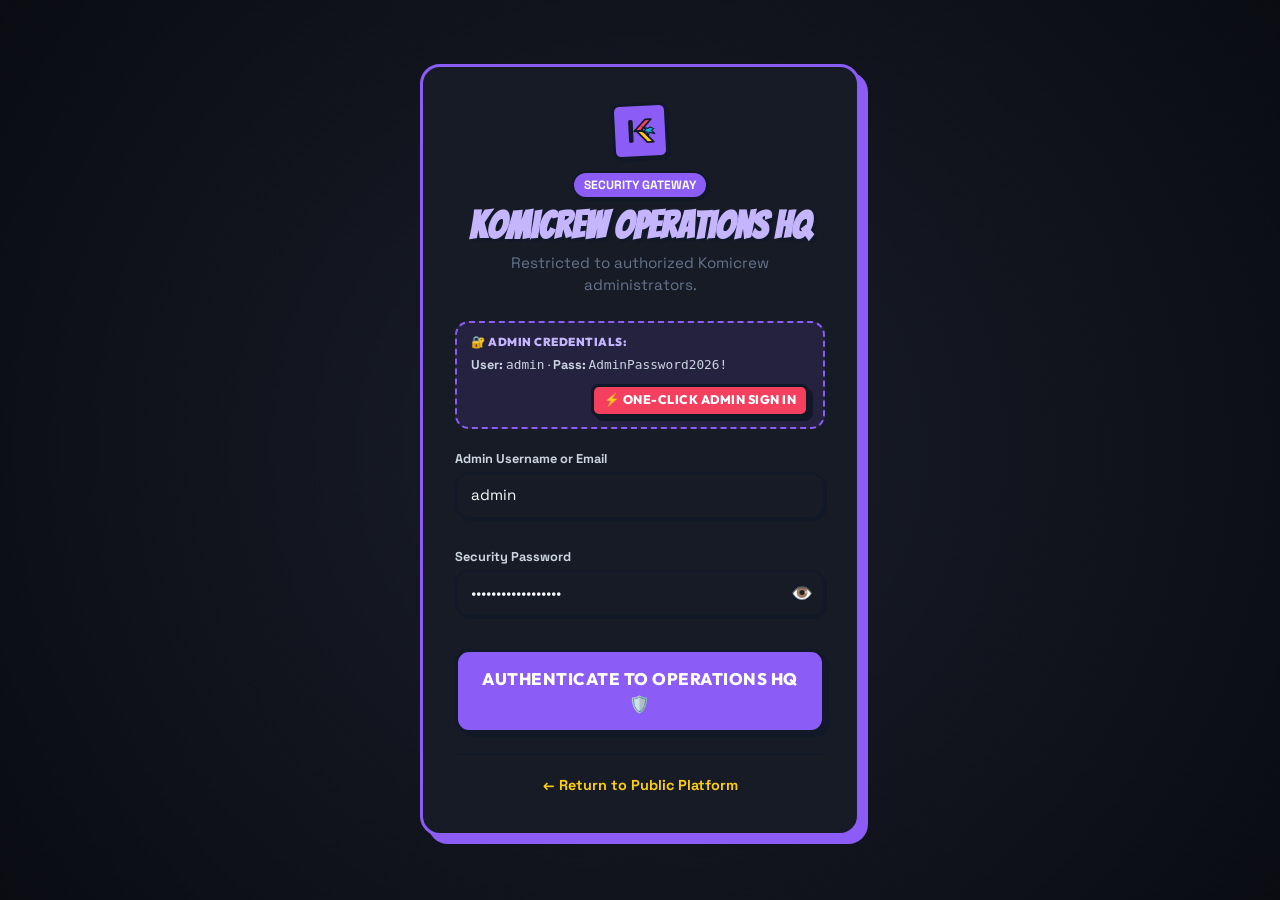
<file: admin.html>
<!DOCTYPE html>
<html lang="en" data-theme="dark">
<head>
  <meta charset="UTF-8" />
  <meta name="viewport" content="width=device-width, initial-scale=1.0" />
  <title>Komicrew — Operations HQ &amp; Admin Control Center</title>
  <meta name="robots" content="noindex, nofollow" />
  <link rel="icon" type="image/svg+xml" href="assets/favicon.svg" />

  <link rel="preconnect" href="https://fonts.googleapis.com" crossorigin />
  <link rel="preconnect" href="https://fonts.gstatic.com" crossorigin />
  <link rel="stylesheet" href="https://fonts.googleapis.com/css2?family=Bangers&family=Outfit:wght@300;400;500;600;700;800;900&family=Space+Grotesk:wght@400;500;600;700&display=swap" />
  <link rel="stylesheet" href="assets/css/panelpulse.css" />
</head>
<body class="admin-page-body">

<header id="global-header" role="banner">
  <div class="nav-wrapper">
    <nav id="primary-nav" aria-label="Admin navigation">
      <div class="nav-inner">
        <!-- Brand -->
        <a href="index.html" class="brand-logo" aria-label="Komicrew Home">
          <span class="logo-icon" aria-hidden="true">
            <svg width="28" height="28" viewBox="0 0 28 28" fill="none">
              <!-- Geometric Komicrew Icon with Action Slash -->
              <rect x="4" y="4" width="4" height="20" rx="1.5" fill="#111827"/>
              <path d="M19 4L9 14h5.5l9.5-10h-5z" fill="#F43F5E" stroke="#111827" stroke-width="1.5" stroke-linejoin="round"/>
              <path d="M11 14l9 10h5.5L16.5 14h-5.5z" fill="#8B5CF6" stroke="#111827" stroke-width="1.5" stroke-linejoin="round"/>
              <polygon points="23,11 26,12.5 24,14 27,17 22,15.5 21,19 20,15 17,15 19,13 17,11 21,12" fill="#06B6D4" stroke="#111827" stroke-width="1"/>
            </svg>
          </span>
          <span class="logo-wordmark"><span class="logo-komi">Komi</span><span class="logo-crew">crew</span></span>
          <span class="admin-badge-pill" style="margin-left: 8px;">ADMIN HQ</span>
        </a>

        <!-- Header Actions -->
        <div class="nav-quick-actions">
          <a href="index.html" class="btn btn--ghost btn--sm" aria-label="View live platform">
            <svg width="14" height="14" viewBox="0 0 14 14" fill="none" aria-hidden="true"><path d="M1 7s2.5-5 6-5 6 5 6 5-2.5 5-6 5-6-5-6-5z" stroke="currentColor" stroke-width="1.5"/><circle cx="7" cy="7" r="2" stroke="currentColor" stroke-width="1.5"/></svg>
            View Live Site
          </a>
          <button class="btn btn--coral btn--sm" id="admin-logout-btn" aria-label="Sign out of Operations HQ">
            🔒 Sign Out
          </button>
          <button class="nav-icon-btn" id="theme-toggle" aria-label="Toggle light/dark mode" aria-pressed="false">
            <svg class="theme-icon theme-icon--moon" width="18" height="18" viewBox="0 0 18 18" fill="none" aria-hidden="true"><path d="M15.5 11A7 7 0 017 2.5a7 7 0 100 13 7 7 0 008.5-4.5z" stroke="currentColor" stroke-width="2" stroke-linecap="round"/></svg>
            <svg class="theme-icon theme-icon--sun" width="18" height="18" viewBox="0 0 18 18" fill="none" aria-hidden="true"><circle cx="9" cy="9" r="4" stroke="currentColor" stroke-width="2"/><path d="M9 1v2M9 15v2M1 9h2M15 9h2M3.2 3.2l1.4 1.4M13.4 13.4l1.4 1.4M3.2 14.8l1.4-1.4M13.4 4.6l1.4-1.4" stroke="currentColor" stroke-width="2" stroke-linecap="round"/></svg>
          </button>
        </div>
      </div>
    </nav>
  </div>
</header>

<main id="main-content" class="admin-wrapper" style="margin-top: 32px;">

  <!-- Admin Header Banner -->
  <header class="admin-header-banner">
    <div class="admin-header-left">
      <div class="admin-badge-row">
        <span class="admin-badge-pill">⚡ System Control Center</span>
        <span class="admin-status-online">● Database Engine Connected</span>
      </div>
      <h1 class="admin-main-title">Komicrew Operations HQ</h1>
      <p class="admin-main-subtitle">Manage landing spotlights, publish comic chapters, configure taxonomies, and monitor reader metrics in real-time.</p>
    </div>
    <div class="admin-header-actions">
      <button class="btn btn--ghost btn--sm" id="admin-refresh-metrics-btn" aria-label="Refresh metrics">
        <svg width="14" height="14" viewBox="0 0 14 14" fill="none" aria-hidden="true"><path d="M1 7a6 6 0 112 4.47" stroke="currentColor" stroke-width="2" stroke-linecap="round"/></svg>
        Sync Database
      </button>
      <button class="btn btn--primary btn--sm" id="admin-quick-publish-btn" aria-label="Upload new comic">
        <svg width="14" height="14" viewBox="0 0 14 14" fill="none" aria-hidden="true"><path d="M7 1v12M1 7h12" stroke="currentColor" stroke-width="2.5" stroke-linecap="round"/></svg>
        Upload Comic
      </button>
    </div>
  </header>

  <!-- Quick Stats Grid -->
  <section class="admin-stats-grid" aria-label="Platform metrics">
    <div class="admin-stat-card">
      <div class="admin-stat-icon-wrap admin-stat-icon--yellow" aria-hidden="true">
        <svg width="22" height="22" viewBox="0 0 22 22" fill="none"><rect x="2" y="2" width="8" height="8" rx="2" stroke="currentColor" stroke-width="2"/><rect x="12" y="2" width="8" height="8" rx="2" stroke="currentColor" stroke-width="2"/><rect x="2" y="12" width="8" height="8" rx="2" stroke="currentColor" stroke-width="2"/><path d="M12 12l4 4 4-4" stroke="currentColor" stroke-width="2"/></svg>
      </div>
      <div class="admin-stat-info">
        <span class="admin-stat-label">Total Comics</span>
        <strong class="admin-stat-value" id="stat-total-comics">48</strong>
        <span class="admin-stat-trend admin-trend--up">▲ +6 this week</span>
      </div>
    </div>

    <div class="admin-stat-card">
      <div class="admin-stat-icon-wrap admin-stat-icon--coral" aria-hidden="true">
        <svg width="22" height="22" viewBox="0 0 22 22" fill="none"><path d="M11 2L13.5 8H20L14.5 12L16.5 18.5L11 14.5L5.5 18.5L7.5 12L2 8H8.5L11 2Z" fill="currentColor" stroke="#111827" stroke-width="1.5"/></svg>
      </div>
      <div class="admin-stat-info">
        <span class="admin-stat-label">AI Panels Generated</span>
        <strong class="admin-stat-value" id="stat-total-panels">14,280</strong>
        <span class="admin-stat-trend admin-trend--up">▲ +1,420 today</span>
      </div>
    </div>

    <div class="admin-stat-card">
      <div class="admin-stat-icon-wrap admin-stat-icon--cyan" aria-hidden="true">
        <svg width="22" height="22" viewBox="0 0 22 22" fill="none"><circle cx="11" cy="7" r="4" stroke="currentColor" stroke-width="2"/><path d="M3 19c0-4.4 3.6-8 8-8s8 3.6 8 8" stroke="currentColor" stroke-width="2" stroke-linecap="round"/></svg>
      </div>
      <div class="admin-stat-info">
        <span class="admin-stat-label">Active Readers</span>
        <strong class="admin-stat-value" id="stat-active-readers">128.4K</strong>
        <span class="admin-stat-trend admin-trend--up">▲ +12.8% vs last month</span>
      </div>
    </div>

    <div class="admin-stat-card">
      <div class="admin-stat-icon-wrap admin-stat-icon--purple" aria-hidden="true">
        <svg width="22" height="22" viewBox="0 0 22 22" fill="none"><path d="M4 4h14v14H4V4z" stroke="currentColor" stroke-width="2"/><path d="M4 10h14M10 4v14" stroke="currentColor" stroke-width="1.5"/></svg>
      </div>
      <div class="admin-stat-info">
        <span class="admin-stat-label">Storage Used</span>
        <strong class="admin-stat-value" id="stat-storage-used">84.6 GB</strong>
        <span class="admin-stat-sub">of 500 GB Cap (17%)</span>
      </div>
    </div>
  </section>

  <!-- Admin Navigation Tabs -->
  <nav class="admin-tabs-nav" role="tablist" aria-label="Admin sections">
    <button class="admin-tab-btn admin-tab-btn--active" role="tab" id="admin-tab-catalog" aria-selected="true" aria-controls="admin-panel-catalog" data-admin-tab="catalog">
      <span>📚 Catalog &amp; Visibility</span>
    </button>
    <button class="admin-tab-btn" role="tab" id="admin-tab-users" aria-selected="false" aria-controls="admin-panel-users" data-admin-tab="users">
      <span>👥 Users &amp; Premium Access</span>
    </button>
    <button class="admin-tab-btn" role="tab" id="admin-tab-hero" aria-selected="false" aria-controls="admin-panel-hero" data-admin-tab="hero">
      <span>⭐ Trending &amp; Hero Manager</span>
    </button>
    <button class="admin-tab-btn" role="tab" id="admin-tab-uploads" aria-selected="false" aria-controls="admin-panel-uploads" data-admin-tab="uploads">
      <span>🖼️ Uploaded Panels &amp; Media</span>
    </button>
    <button class="admin-tab-btn" role="tab" id="admin-tab-uploader" aria-selected="false" aria-controls="admin-panel-uploader" data-admin-tab="uploader">
      <span>🚀 Comic Uploader</span>
    </button>
    <button class="admin-tab-btn" role="tab" id="admin-tab-taxonomies" aria-selected="false" aria-controls="admin-panel-taxonomies" data-admin-tab="taxonomies">
      <span>🏷️ Taxonomies</span>
    </button>
    <button class="admin-tab-btn" role="tab" id="admin-tab-creators" aria-selected="false" aria-controls="admin-panel-creators" data-admin-tab="creators">
      <span>🎨 Creator Spotlight</span>
    </button>
  </nav>

  <!-- ─── SUBPANEL 1: CATALOG MANAGER & VISIBILITY TOGGLES ─── -->
  <div id="admin-panel-catalog" class="admin-subpanel" role="tabpanel" aria-labelledby="admin-tab-catalog">
    <div class="admin-card">
      <div class="admin-card-header">
        <div>
          <h2 class="admin-card-title">Live Comic Catalog &amp; Visibility Controls</h2>
          <p class="admin-card-desc">Publish comics from creators, toggle trending spotlight status, or manage reader visibility in real time.</p>
        </div>
        <div class="admin-filter-input-wrap">
          <input type="search" id="admin-catalog-search" class="studio-input studio-input--sm" placeholder="Search catalog..." aria-label="Filter comics table"/>
        </div>
      </div>

      <div class="admin-table-responsive">
        <table class="admin-table" id="admin-comics-table">
          <thead>
            <tr>
              <th scope="col">Cover</th>
              <th scope="col">Title &amp; Creator</th>
              <th scope="col">Genre / Category</th>
              <th scope="col">Type</th>
              <th scope="col">Status</th>
              <th scope="col">Trending Spotlight</th>
              <th scope="col">Actions</th>
            </tr>
          </thead>
          <tbody id="admin-comics-tbody">
            <!-- Populated dynamically via database -->
          </tbody>
        </table>
      </div>
    </div>
  </div>

  <!-- ─── SUBPANEL 2: USER & PREMIUM TIER ACCESS MANAGEMENT ─── -->
  <div id="admin-panel-users" class="admin-subpanel" role="tabpanel" aria-labelledby="admin-tab-users" hidden>
    <div class="admin-card">
      <div class="admin-card-header">
        <div>
          <h2 class="admin-card-title">User Accounts &amp; Premium Access Control</h2>
          <p class="admin-card-desc">Manage registered readers and creators, upgrade accounts to Pro/Creator tiers, or grant administrator access.</p>
        </div>
        <div class="admin-filter-input-wrap">
          <input type="search" id="admin-users-search" class="studio-input studio-input--sm" placeholder="Search users by handle/email..." aria-label="Filter users"/>
        </div>
      </div>

      <div class="admin-table-responsive">
        <table class="admin-table" id="admin-users-table">
          <thead>
            <tr>
              <th scope="col">User</th>
              <th scope="col">Email</th>
              <th scope="col">Role</th>
              <th scope="col">Subscription Tier</th>
              <th scope="col">Registered</th>
              <th scope="col">Quick Tier Action</th>
              <th scope="col">Actions</th>
            </tr>
          </thead>
          <tbody id="admin-users-tbody">
            <!-- Populated dynamically via database -->
          </tbody>
        </table>
      </div>
    </div>
  </div>

  <!-- ─── SUBPANEL 3: FEATURED / TRENDING HERO MANAGER ─── -->
  <div id="admin-panel-hero" class="admin-subpanel" role="tabpanel" aria-labelledby="admin-tab-hero" hidden>
    <div class="admin-grid-2col">
      <div class="admin-card">
        <h2 class="admin-card-title">Select #1 Trending Hero Spotlight</h2>
        <p class="admin-card-desc">Choose which comic banner is featured as the prime attraction on the visitor landing page.</p>

        <form id="hero-manager-form" class="hero-selector-list" aria-label="Hero comic selector">
          <!-- Populated dynamically from database -->
          <div id="hero-radio-container" style="display:flex; flex-direction:column; gap:10px;">
            <p style="color:var(--text-muted); font-size:0.9rem;">Loading live database comics...</p>
          </div>
        </form>
        <div class="admin-form-actions">
          <button type="button" class="btn btn--primary" id="save-hero-spotlight-btn">Apply Hero Spotlight</button>
        </div>
      </div>

      <div class="admin-card admin-card--preview">
        <div class="admin-preview-header">
          <span class="admin-preview-label">LIVE VISITOR HERO PREVIEW</span>
        </div>
        <div class="hero-live-preview-box" id="hero-live-preview-box">
          <div class="hero-preview-badge">#1 TRENDING SPOTLIGHT</div>
          <h3 class="hero-preview-title" id="hero-preview-title">No Comic Selected</h3>
          <p class="hero-preview-synopsis" id="hero-preview-synopsis">Select a comic from your database to set it as the live hero banner.</p>
          <div class="hero-preview-meta" id="hero-preview-meta">by — &middot; — &middot; ⭐ 5.0</div>
          <div class="hero-preview-actions">
            <span class="btn btn--primary btn--sm">Read Now &mdash; Ch. 1</span>
            <span class="btn btn--ghost btn--sm">Fork &amp; Remix</span>
          </div>
        </div>
      </div>
    </div>
  </div>

  <!-- ─── SUBPANEL 4: UPLOADED PANELS & GALLERY AUDITOR ─── -->
  <div id="admin-panel-uploads" class="admin-subpanel" role="tabpanel" aria-labelledby="admin-tab-uploads" hidden>
    <div class="admin-card">
      <div class="admin-card-header">
        <div>
          <h2 class="admin-card-title">Uploaded Comic Panels &amp; Media Gallery</h2>
          <p class="admin-card-desc">Review all images, chapter panels, and AI illustrations uploaded by users and administrators.</p>
        </div>
        <button type="button" class="btn btn--ghost btn--sm" id="admin-refresh-uploads-btn">🔄 Refresh Gallery</button>
      </div>

      <div class="admin-uploads-gallery" id="admin-uploads-gallery" style="display:grid; grid-template-columns: repeat(auto-fill, minmax(200px, 1fr)); gap: 16px; margin-top: 16px;">
        <!-- Populated dynamically via database -->
      </div>
    </div>
  </div>

  <!-- ─── SUBPANEL 3: COMIC & CHAPTER UPLOADER ─── -->
  <div id="admin-panel-uploader" class="admin-subpanel" role="tabpanel" aria-labelledby="admin-tab-uploader" hidden>
    <div class="admin-card">
      <h2 class="admin-card-title">Upload New Comic Series or Chapter</h2>
      <p class="admin-card-desc">Publish new original or AI-generated comic works to the platform library.</p>

      <form id="admin-uploader-form" class="admin-form-grid" novalidate>
        <div class="studio-form-row studio-form-row--two-col">
          <div class="studio-form-group">
            <label class="studio-label" for="admin-comic-title">Comic Title <span aria-hidden="true">*</span></label>
            <input type="text" id="admin-comic-title" name="title" class="studio-input" placeholder="e.g. Cyber Ronin 2099" required/>
          </div>
          <div class="studio-form-group">
            <label class="studio-label" for="admin-creator-name">Author / Artist Handle <span aria-hidden="true">*</span></label>
            <input type="text" id="admin-creator-name" name="creator" class="studio-input" placeholder="e.g. @cyber_samurai" required/>
          </div>
        </div>

        <div class="studio-form-group">
          <label class="studio-label" for="admin-synopsis">Synopsis &amp; Blurb</label>
          <textarea id="admin-synopsis" name="synopsis" class="studio-textarea" rows="3" placeholder="Engaging summary of the storyline and world-building..."></textarea>
        </div>

        <div class="studio-form-row studio-form-row--three-col">
          <div class="studio-form-group">
            <label class="studio-label" for="admin-category-select">Category</label>
            <select id="admin-category-select" name="category" class="select-input">
              <option value="shonen">Shonen</option>
              <option value="seinen" selected>Seinen</option>
              <option value="romance">Romance</option>
              <option value="isekai">Isekai</option>
              <option value="webtoon-originals">Webtoon Originals</option>
              <option value="slice-of-life">Slice of Life</option>
            </select>
          </div>
          <div class="studio-form-group">
            <label class="studio-label" for="admin-style-select">Art Style</label>
            <select id="admin-style-select" name="style" class="select-input">
              <option value="tactile-neo-comic" selected>Tactile Neo-Comic</option>
              <option value="90s-anime">90s Anime</option>
              <option value="noir-ink">Noir Ink</option>
              <option value="watercolor">Watercolor</option>
              <option value="chibi">Chibi</option>
            </select>
          </div>
          <div class="studio-form-group">
            <label class="studio-label" for="admin-age-rating">Age Rating</label>
            <select id="admin-age-rating" name="age_rating" class="select-input">
              <option value="all-ages">All Ages (G)</option>
              <option value="teen" selected>Teen 13+ (PG-13)</option>
              <option value="mature">Mature 18+ (R)</option>
            </select>
          </div>
        </div>

        <fieldset class="studio-fieldset">
          <legend class="studio-legend">Select Genres</legend>
          <div class="admin-genre-checkbox-pills" id="admin-genre-pills-list">
            <label class="genre-toggle-pill"><input type="checkbox" name="admin_genres" value="action" checked/><span>💥 Action</span></label>
            <label class="genre-toggle-pill"><input type="checkbox" name="admin_genres" value="cyberpunk" checked/><span>🤖 Cyberpunk</span></label>
            <label class="genre-toggle-pill"><input type="checkbox" name="admin_genres" value="fantasy"/><span>🐉 Fantasy</span></label>
            <label class="genre-toggle-pill"><input type="checkbox" name="admin_genres" value="horror"/><span>👁️ Horror</span></label>
            <label class="genre-toggle-pill"><input type="checkbox" name="admin_genres" value="comedy"/><span>😂 Comedy</span></label>
            <label class="genre-toggle-pill"><input type="checkbox" name="admin_genres" value="mystery"/><span>🔍 Mystery</span></label>
            <label class="genre-toggle-pill"><input type="checkbox" name="admin_genres" value="sci-fi"/><span>🚀 Sci-Fi</span></label>
            <label class="genre-toggle-pill"><input type="checkbox" name="admin_genres" value="romance"/><span>💕 Romance</span></label>
          </div>
        </fieldset>

        <div class="studio-form-row studio-form-row--two-col">
          <div class="studio-form-group">
            <label class="studio-label">Poster / Cover Artwork</label>
            <div class="admin-dropzone" id="cover-dropzone" tabindex="0" role="button" aria-label="Upload poster image">
              <input type="file" id="cover-file-input" accept="image/*" class="sr-only"/>
              <div class="dropzone-content" id="cover-dropzone-content">
                <span class="dropzone-icon" aria-hidden="true">🖼️</span>
                <strong>Drag &amp; drop cover image</strong>
                <span>or click to browse (PNG, JPG, WebP)</span>
              </div>
              <div class="dropzone-preview" id="cover-dropzone-preview" hidden>
                <img src="" alt="Cover preview" id="cover-preview-img"/>
                <button type="button" class="btn btn--sm btn--ghost dropzone-remove-btn" id="cover-remove-btn">Change</button>
              </div>
            </div>
          </div>

          <div class="studio-form-group">
            <label class="studio-label">Chapter Panel Strip (Batch Upload)</label>
            <div class="admin-dropzone" id="panels-dropzone" tabindex="0" role="button" aria-label="Upload chapter panels">
              <input type="file" id="panels-file-input" accept="image/*" multiple class="sr-only"/>
              <div class="dropzone-content" id="panels-dropzone-content">
                <span class="dropzone-icon" aria-hidden="true">📑</span>
                <strong>Drag &amp; drop panel images</strong>
                <span>Supports multi-file batch upload</span>
              </div>
              <div class="dropzone-preview" id="panels-dropzone-preview" hidden>
                <div class="panels-batch-count" id="panels-batch-count">0 panels selected</div>
                <button type="button" class="btn btn--sm btn--ghost dropzone-remove-btn" id="panels-remove-btn">Change</button>
              </div>
            </div>
          </div>
        </div>

        <div class="admin-form-actions">
          <button type="submit" class="btn btn--primary" id="admin-submit-comic-btn">🚀 Publish Comic to Live Platform</button>
        </div>
      </form>
    </div>
  </div>

  <!-- ─── SUBPANEL 4: GENRE, CATEGORY & ART STYLE TAXONOMIES ─── -->
  <div id="admin-panel-taxonomies" class="admin-subpanel" role="tabpanel" aria-labelledby="admin-tab-taxonomies" hidden>
    <div class="admin-card">
      <h2 class="admin-card-title">Taxonomy &amp; Tag Manager</h2>
      <p class="admin-card-desc">Add, edit, and organize genres, story categories, and visual art style descriptors across the site.</p>

      <div class="taxonomy-columns-grid">
        <div class="taxonomy-col">
          <h3 class="taxonomy-col-title">Story Categories</h3>
          <div class="taxonomy-pill-list" id="taxonomy-categories-list">
            <span class="tax-badge">Shonen <button type="button" class="tax-del-btn" aria-label="Delete">✕</button></span>
            <span class="tax-badge">Seinen <button type="button" class="tax-del-btn" aria-label="Delete">✕</button></span>
            <span class="tax-badge">Romance <button type="button" class="tax-del-btn" aria-label="Delete">✕</button></span>
            <span class="tax-badge">Isekai <button type="button" class="tax-del-btn" aria-label="Delete">✕</button></span>
            <span class="tax-badge">Webtoon Originals <button type="button" class="tax-del-btn" aria-label="Delete">✕</button></span>
            <span class="tax-badge">Slice of Life <button type="button" class="tax-del-btn" aria-label="Delete">✕</button></span>
          </div>
          <div class="tax-add-group">
            <input type="text" class="studio-input studio-input--sm" id="new-category-input" placeholder="New Category..."/>
            <button type="button" class="btn btn--primary btn--sm" id="add-category-btn">Add</button>
          </div>
        </div>

        <div class="taxonomy-col">
          <h3 class="taxonomy-col-title">Genre Tags</h3>
          <div class="taxonomy-pill-list" id="taxonomy-genres-list">
            <span class="tax-badge">Action <button type="button" class="tax-del-btn" aria-label="Delete">✕</button></span>
            <span class="tax-badge">Cyberpunk <button type="button" class="tax-del-btn" aria-label="Delete">✕</button></span>
            <span class="tax-badge">Fantasy <button type="button" class="tax-del-btn" aria-label="Delete">✕</button></span>
            <span class="tax-badge">Horror <button type="button" class="tax-del-btn" aria-label="Delete">✕</button></span>
            <span class="tax-badge">Comedy <button type="button" class="tax-del-btn" aria-label="Delete">✕</button></span>
            <span class="tax-badge">Mystery <button type="button" class="tax-del-btn" aria-label="Delete">✕</button></span>
            <span class="tax-badge">Sci-Fi <button type="button" class="tax-del-btn" aria-label="Delete">✕</button></span>
            <span class="tax-badge">Romance <button type="button" class="tax-del-btn" aria-label="Delete">✕</button></span>
          </div>
          <div class="tax-add-group">
            <input type="text" class="studio-input studio-input--sm" id="new-genre-input" placeholder="New Genre..."/>
            <button type="button" class="btn btn--primary btn--sm" id="add-genre-btn">Add</button>
          </div>
        </div>

        <div class="taxonomy-col">
          <h3 class="taxonomy-col-title">Art Styles</h3>
          <div class="taxonomy-pill-list" id="taxonomy-styles-list">
            <span class="tax-badge">Tactile Neo-Comic <button type="button" class="tax-del-btn" aria-label="Delete">✕</button></span>
            <span class="tax-badge">90s Anime <button type="button" class="tax-del-btn" aria-label="Delete">✕</button></span>
            <span class="tax-badge">Noir Ink <button type="button" class="tax-del-btn" aria-label="Delete">✕</button></span>
            <span class="tax-badge">Watercolor <button type="button" class="tax-del-btn" aria-label="Delete">✕</button></span>
            <span class="tax-badge">Chibi <button type="button" class="tax-del-btn" aria-label="Delete">✕</button></span>
          </div>
          <div class="tax-add-group">
            <input type="text" class="studio-input studio-input--sm" id="new-style-input" placeholder="New Style..."/>
            <button type="button" class="btn btn--primary btn--sm" id="add-style-btn">Add</button>
          </div>
        </div>
      </div>
    </div>
  </div>

  <!-- ─── SUBPANEL 5: ARTIST & CREATOR SPOTLIGHT MANAGER ─── -->
  <div id="admin-panel-creators" class="admin-subpanel" role="tabpanel" aria-labelledby="admin-tab-creators" hidden>
    <div class="admin-card">
      <h2 class="admin-card-title">Creator &amp; Artist Spotlight Editor</h2>
      <p class="admin-card-desc">Feature creators on the discovery feed and assign verified artist credentials.</p>

      <form id="admin-creator-form" class="admin-form-grid" novalidate>
        <div class="studio-form-row studio-form-row--two-col">
          <div class="studio-form-group">
            <label class="studio-label" for="creator-handle-input">Creator Username / Handle <span aria-hidden="true">*</span></label>
            <input type="text" id="creator-handle-input" class="studio-input" placeholder="e.g. @creator_handle" required/>
          </div>
          <div class="studio-form-group">
            <label class="studio-label" for="creator-badge-select">Creator Badge / Tier</label>
            <select id="creator-badge-select" class="select-input">
              <option value="featured" selected>⭐ Featured Creator</option>
              <option value="master">🏆 Master Artist</option>
              <option value="ai-pioneer">✨ AI Studio Pioneer</option>
              <option value="rising">🔥 Rising Talent</option>
            </select>
          </div>
        </div>

        <div class="studio-form-group">
          <label class="studio-label" for="creator-bio-input">Creator Bio / Profile Statement</label>
          <textarea id="creator-bio-input" class="studio-textarea" rows="3" placeholder="Creator bio and art style statement..."></textarea>
        </div>

        <div class="admin-form-actions">
          <button type="submit" class="btn btn--primary" id="save-creator-spotlight-btn">Save Creator Profile</button>
        </div>
      </form>
    </div>
  </div>

</main>

<div id="toast-container" class="toast-container" aria-live="polite" aria-atomic="false" aria-label="Notifications" role="status"></div>

<script src="assets/js/admin.js" defer></script>
</body>
</html>
</file>
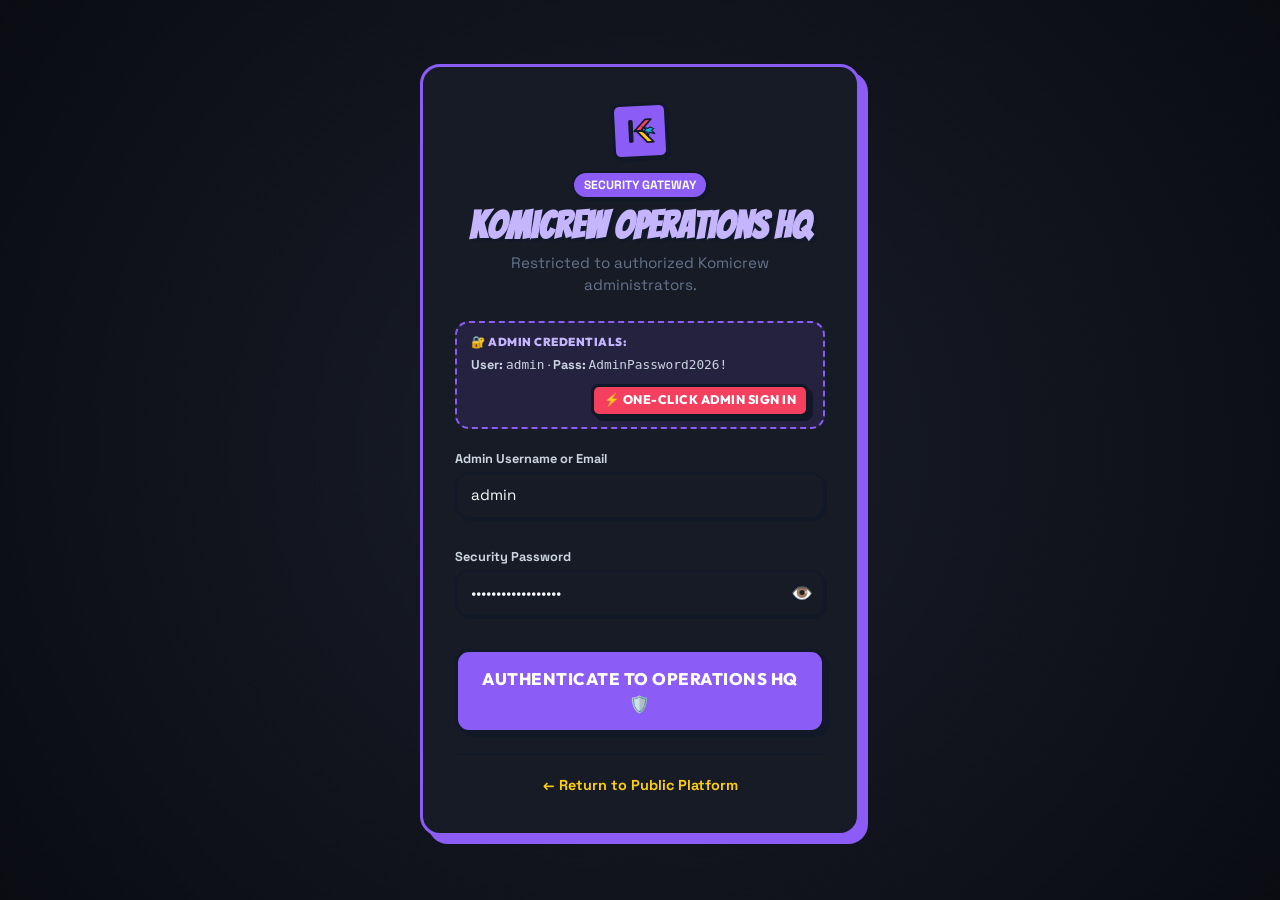
<file: admin_login.html>
<!DOCTYPE html>
<html lang="en" data-theme="dark">
<head>
  <meta charset="UTF-8" />
  <meta name="viewport" content="width=device-width, initial-scale=1.0" />
  <title>Admin HQ Access — Komicrew Operations</title>
  <meta name="robots" content="noindex, nofollow" />
  <link rel="icon" type="image/svg+xml" href="assets/favicon.svg" />

  <link rel="preconnect" href="https://fonts.googleapis.com" crossorigin />
  <link rel="preconnect" href="https://fonts.gstatic.com" crossorigin />
  <link rel="stylesheet" href="https://fonts.googleapis.com/css2?family=Bangers&family=Outfit:wght@300;400;500;600;700;800;900&family=Space+Grotesk:wght@400;500;600;700&display=swap" />
  <link rel="stylesheet" href="assets/css/panelpulse.css" />
</head>
<body class="auth-page-body" style="background: radial-gradient(circle at center, #1a1e2b 0%, #0a0c12 100%);">

<div class="auth-card-box" style="max-width: 440px; margin: 40px auto; border-color: var(--pop-purple); box-shadow: 8px 8px 0px var(--pop-purple);">

  <header class="auth-card-header" style="text-align: center;">
    <div style="display: flex; justify-content: center; margin-bottom: 12px;">
      <span class="logo-icon" style="background: var(--pop-purple); color: #fff; width: 56px; height: 56px;" aria-hidden="true">
        <svg width="32" height="32" viewBox="0 0 28 28" fill="none">
          <rect x="4" y="4" width="4" height="20" rx="1.5" fill="#111827"/>
          <path d="M19 4L9 14h5.5l9.5-10h-5z" fill="#F43F5E" stroke="#111827" stroke-width="1.5" stroke-linejoin="round"/>
          <path d="M11 14l9 10h5.5L16.5 14h-5.5z" fill="#FACC15" stroke="#111827" stroke-width="1.5" stroke-linejoin="round"/>
          <polygon points="23,11 26,12.5 24,14 27,17 22,15.5 21,19 20,15 17,15 19,13 17,11 21,12" fill="#06B6D4" stroke="#111827" stroke-width="1"/>
        </svg>
      </span>
    </div>
    <span class="admin-badge-pill" style="margin-bottom: 8px; display: inline-block;">SECURITY GATEWAY</span>
    <h1 class="auth-card-title" style="color: var(--pop-purple-lite);">Komicrew Operations HQ</h1>
    <p class="auth-card-subtitle">Restricted to authorized Komicrew administrators.</p>
  </header>

  <!-- Quick Admin Credential Helper Card -->
  <div class="demo-account-banner" style="border-color: var(--pop-purple); background: rgba(139, 92, 246, 0.12); flex-direction: column; align-items: flex-start; gap: 6px;">
    <span class="demo-banner-label" style="color: var(--pop-purple-lite);">🔐 ADMIN CREDENTIALS:</span>
    <div style="font-size: 0.8rem; color: var(--text-secondary); line-height: 1.4;">
      <strong>User:</strong> <code>admin</code> &middot; <strong>Pass:</strong> <code>AdminPassword2026!</code>
    </div>
    <button type="button" class="btn btn--sm btn--coral demo-login-pill" id="admin-autofill-btn" style="align-self: flex-end; margin-top: 4px;">
      ⚡ One-Click Admin Sign In
    </button>
  </div>

  <form id="admin-login-form" class="standalone-auth-form" novalidate>
    <div class="studio-form-group">
      <label class="studio-label" for="admin-user-input">Admin Username or Email</label>
      <input type="text" id="admin-user-input" name="login" class="studio-input" placeholder="admin" value="admin" required autocomplete="username" />
    </div>

    <div class="studio-form-group">
      <label class="studio-label" for="admin-pass-input">Security Password</label>
      <div class="password-input-wrap">
        <input type="password" id="admin-pass-input" name="password" class="studio-input" placeholder="••••••••" value="AdminPassword2026!" required autocomplete="current-password" />
        <button type="button" class="password-toggle-btn" id="admin-pass-toggle-btn" aria-label="Toggle password visibility">👁️</button>
      </div>
    </div>

    <button type="submit" class="btn btn--primary btn--full-width btn--auth-submit" style="background: var(--pop-purple); color: #fff;" id="admin-auth-submit-btn">
      Authenticate to Operations HQ 🛡️
    </button>
  </form>

  <footer class="auth-card-footer" style="margin-top: 20px;">
    <a href="index.html" class="auth-inline-link">&larr; Return to Public Platform</a>
  </footer>

</div>

<div id="toast-container" class="toast-container" aria-live="polite" aria-atomic="false" aria-label="Notifications" role="status"></div>

<script>
(function() {
  const form = document.getElementById('admin-login-form');
  const autofillBtn = document.getElementById('admin-autofill-btn');
  const userInput = document.getElementById('admin-user-input');
  const passInput = document.getElementById('admin-pass-input');
  const passToggle = document.getElementById('admin-pass-toggle-btn');

  function showToast(msg, type = 'info') {
    const cont = document.getElementById('toast-container');
    const toast = document.createElement('div');
    toast.className = `toast toast--${type} toast--visible`;
    toast.innerHTML = `<span class="toast-icon">${type === 'success' ? '✅' : '❌'}</span><span class="toast-msg">${msg}</span>`;
    cont.appendChild(toast);
    setTimeout(() => { toast.remove(); }, 3500);
  }

  passToggle?.addEventListener('click', () => {
    const isPass = passInput.type === 'password';
    passInput.type = isPass ? 'text' : 'password';
    passToggle.textContent = isPass ? '🙈' : '👁️';
  });

  async function authenticateAdmin(login, password) {
    try {
      const resp = await fetch('api/auth.php?action=login', {
        method: 'POST',
        headers: { 'Content-Type': 'application/json' },
        body: JSON.stringify({ login, password })
      });
      const data = await resp.json();
      if (data.success && data.user && data.is_admin) {
        localStorage.setItem('pp_admin_auth', 'true');
        localStorage.setItem('pp_user', JSON.stringify(data.user));
        showToast('Admin access granted! Redirecting to HQ… 🛡️', 'success');
        setTimeout(() => { window.location.href = 'admin.html'; }, 800);
        return;
      } else {
        showToast(data.error || 'Access denied: Invalid administrator credentials.', 'error');
      }
    } catch (e) {
      if (login === 'admin' && (password === 'AdminPassword2026!' || password === 'admin')) {
        localStorage.setItem('pp_admin_auth', 'true');
        showToast('Admin access granted! Redirecting… 🛡️', 'success');
        setTimeout(() => { window.location.href = 'admin.html'; }, 800);
      } else {
        showToast('Access denied: Invalid administrator credentials.', 'error');
      }
    }
  }

  form?.addEventListener('submit', (e) => {
    e.preventDefault();
    authenticateAdmin(userInput.value.trim(), passInput.value);
  });

  autofillBtn?.addEventListener('click', () => {
    userInput.value = 'admin';
    passInput.value = 'AdminPassword2026!';
    authenticateAdmin('admin', 'AdminPassword2026!');
  });
})();
</script>

</body>
</html>
</file>
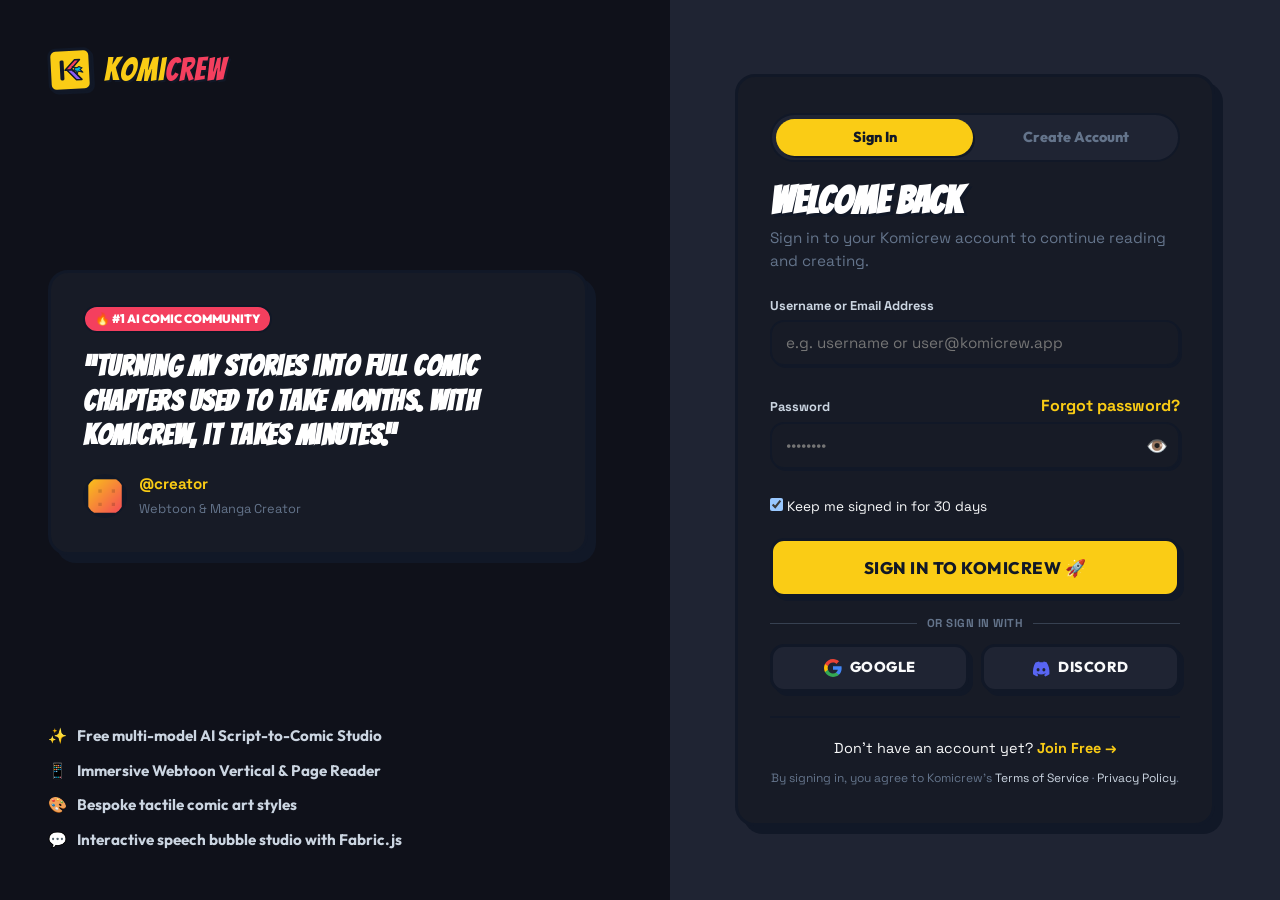
<file: login.html>
<!DOCTYPE html>
<html lang="en" data-theme="dark">
<head>
  <meta charset="UTF-8" />
  <meta name="viewport" content="width=device-width, initial-scale=1.0" />
  <title>Sign In — Komicrew AI Comic Studio &amp; Reader</title>
  <meta name="description" content="Sign in to your Komicrew account to create AI comics, read trending series, and manage your studio library." />
  <link rel="icon" type="image/svg+xml" href="assets/favicon.svg" />

  <link rel="preconnect" href="https://fonts.googleapis.com" crossorigin />
  <link rel="preconnect" href="https://fonts.gstatic.com" crossorigin />
  <link rel="stylesheet" href="https://fonts.googleapis.com/css2?family=Bangers&family=Outfit:wght@300;400;500;600;700;800;900&family=Space+Grotesk:wght@400;500;600;700&display=swap" />
  <link rel="stylesheet" href="assets/css/panelpulse.css" />
</head>
<body class="auth-page-body">

<div class="auth-page-container">

  <!-- Left Showcase Hero (Comic Art & Value Props) -->
  <aside class="auth-hero-side" aria-label="Komicrew Showcase">
    <div class="auth-hero-backdrop" aria-hidden="true">
      <div class="auth-hero-overlay" style="background: radial-gradient(circle at top right, rgba(139, 92, 246, 0.4), transparent 70%), radial-gradient(circle at bottom left, rgba(244, 63, 94, 0.3), var(--panel-black) 90%);"></div>
    </div>
    <div class="auth-hero-content">
      <a href="index.html" class="brand-logo auth-brand-logo" aria-label="Return to Komicrew Home">
        <span class="logo-icon" aria-hidden="true">
          <svg width="28" height="28" viewBox="0 0 28 28" fill="none">
            <rect x="4" y="4" width="4" height="20" rx="1.5" fill="#111827"/>
            <path d="M19 4L9 14h5.5l9.5-10h-5z" fill="#F43F5E" stroke="#111827" stroke-width="1.5" stroke-linejoin="round"/>
            <path d="M11 14l9 10h5.5L16.5 14h-5.5z" fill="#8B5CF6" stroke="#111827" stroke-width="1.5" stroke-linejoin="round"/>
            <polygon points="23,11 26,12.5 24,14 27,17 22,15.5 21,19 20,15 17,15 19,13 17,11 21,12" fill="#06B6D4" stroke="#111827" stroke-width="1"/>
          </svg>
        </span>
        <span class="logo-wordmark"><span class="logo-komi">Komi</span><span class="logo-crew">crew</span></span>
      </a>

      <div class="auth-hero-quote-card">
        <div class="auth-quote-badge">🔥 #1 AI COMIC COMMUNITY</div>
        <h2 class="auth-quote-title">&ldquo;Turning my stories into full comic chapters used to take months. With Komicrew, it takes minutes.&rdquo;</h2>
        <div class="auth-quote-author">
          <img src="assets/img/avatar-user.jpg" alt="Creator avatar" width="44" height="44" class="auth-author-avatar"/>
          <div>
            <strong>@creator</strong>
            <span>Webtoon &amp; Manga Creator</span>
          </div>
        </div>
      </div>

      <ul class="auth-perks-list" role="list">
        <li><span>✨</span> Free multi-model AI Script-to-Comic Studio</li>
        <li><span>📱</span> Immersive Webtoon Vertical &amp; Page Reader</li>
        <li><span>🎨</span> Bespoke tactile comic art styles</li>
        <li><span>💬</span> Interactive speech bubble studio with Fabric.js</li>
      </ul>
    </div>
  </aside>

  <!-- Right Form Side (Tactile Card) -->
  <main class="auth-form-side" role="main">
    <div class="auth-card-box">

      <header class="auth-card-header">
        <div class="auth-nav-toggle-tabs">
          <a href="login.html" class="auth-toggle-link auth-toggle-link--active" aria-current="page">Sign In</a>
          <a href="signup.html" class="auth-toggle-link">Create Account</a>
        </div>
        <h1 class="auth-card-title">Welcome Back</h1>
        <p class="auth-card-subtitle">Sign in to your Komicrew account to continue reading and creating.</p>
      </header>

      <form id="standalone-login-form" class="standalone-auth-form" novalidate>
        <div class="studio-form-group">
          <label class="studio-label" for="auth-login-input">Username or Email Address</label>
          <input type="text" id="auth-login-input" name="login" class="studio-input" placeholder="e.g. username or user@komicrew.app" required autocomplete="username" />
        </div>

        <div class="studio-form-group">
          <div class="auth-label-row">
            <label class="studio-label" for="auth-password-input">Password</label>
            <a href="#" class="auth-forgot-link" id="auth-forgot-link">Forgot password?</a>
          </div>
          <div class="password-input-wrap">
            <input type="password" id="auth-password-input" name="password" class="studio-input" placeholder="••••••••" required autocomplete="current-password" />
            <button type="button" class="password-toggle-btn" id="password-toggle-btn" aria-label="Toggle password visibility">👁️</button>
          </div>
        </div>

        <div class="auth-remember-row">
          <label class="studio-checkbox-label">
            <input type="checkbox" id="auth-remember-me" checked class="studio-checkbox" />
            <span>Keep me signed in for 30 days</span>
          </label>
        </div>

        <button type="submit" class="btn btn--primary btn--full-width btn--auth-submit" id="auth-submit-btn">
          Sign In to Komicrew 🚀
        </button>
      </form>

      <div class="auth-divider"><span>OR SIGN IN WITH</span></div>

      <div class="auth-social-grid">
        <button type="button" class="btn btn--ghost auth-social-btn" id="social-google-btn">
          <svg width="18" height="18" viewBox="0 0 18 18" fill="none"><path d="M17.64 9.2c0-.63-.06-1.25-.16-1.84H9v3.49h4.84a4.14 4.14 0 01-1.8 2.71v2.26h2.92c1.71-1.57 2.68-3.88 2.68-6.62z" fill="#4285F4"/><path d="M9 18c2.43 0 4.47-.8 5.96-2.18l-2.92-2.26c-.8.54-1.84.87-3.04.87-2.34 0-4.32-1.58-5.03-3.71H.96v2.33C2.44 15.98 5.48 18 9 18z" fill="#34A853"/><path d="M3.97 10.72A5.4 5.4 0 013.68 9c0-.6.1-1.18.29-1.72V4.95H.96A9.01 9.01 0 000 9c0 1.45.35 2.82.96 4.05l3.01-2.33z" fill="#FBBC05"/><path d="M9 3.58c1.32 0 2.51.45 3.44 1.35l2.58-2.59C13.46.89 11.43 0 9 0 5.48 0 2.44 2.02.96 4.95l3.01 2.33c.71-2.13 2.69-3.7 5.03-3.7z" fill="#EA4335"/></svg>
          Google
        </button>
        <button type="button" class="btn btn--ghost auth-social-btn" id="social-discord-btn">
          <svg width="18" height="18" viewBox="0 0 18 18" fill="#5865F2"><path d="M15.25 3.5A13.4 13.4 0 0011.83 2.4a.2.2 0 00-.2.1 9.3 9.3 0 00-.41.85 12.3 12.3 0 00-3.64 0 9.3 9.3 0 00-.42-.85.2.2 0 00-.2-.1 13.4 13.4 0 00-3.42 1.1.2.2 0 00-.1.08C1.3 7.23.7 11.23 1 15.17a.2.2 0 00.08.16 13.5 13.5 0 004.08 2.06.2.2 0 00.22-.07c.31-.43.59-.89.83-1.37a.2.2 0 00-.1-.28 8.8 8.8 0 01-1.25-.6.2.2 0 01-.02-.33c.09-.06.17-.13.25-.2a.2.2 0 01.21-.03 9.6 9.6 0 007.8 0 .2.2 0 01.21.03c.08.07.16.14.25.2a.2.2 0 010 .33 8.8 8.8 0 01-1.26.6.2.2 0 00-.1.28c.24.48.52.94.83 1.37a.2.2 0 00.22.07 13.4 13.4 0 004.1-2.06.2.2 0 00.07-.16c.38-4.54-.65-8.5-2.73-11.6a.2.2 0 00-.1-.08zM6.1 12.4c-.8 0-1.46-.74-1.46-1.64s.64-1.64 1.46-1.64c.82 0 1.48.74 1.46 1.64 0 .9-.64 1.64-1.46 1.64zm5.8 0c-.8 0-1.46-.74-1.46-1.64s.64-1.64 1.46-1.64c.82 0 1.48.74 1.46 1.64 0 .9-.64 1.64-1.46 1.64z"/></svg>
          Discord
        </button>
      </div>

      <footer class="auth-card-footer">
        <p>Don&rsquo;t have an account yet? <a href="signup.html" class="auth-inline-link"><strong>Join Free &rarr;</strong></a></p>
        <p class="auth-legal-sub">By signing in, you agree to Komicrew&rsquo;s <a href="#">Terms of Service</a> &middot; <a href="#">Privacy Policy</a>.</p>
      </footer>

    </div>
  </main>

</div>

<div id="toast-container" class="toast-container" aria-live="polite" aria-atomic="false" aria-label="Notifications" role="status"></div>

<script>
// Standalone Auth Form Handler
(function() {
  const form = document.getElementById('standalone-login-form');
  const passInput = document.getElementById('auth-password-input');
  const passToggle = document.getElementById('password-toggle-btn');
  const googleBtn = document.getElementById('social-google-btn');
  const discordBtn = document.getElementById('social-discord-btn');

  function showToast(msg, type = 'info') {
    const cont = document.getElementById('toast-container');
    const toast = document.createElement('div');
    toast.className = `toast toast--${type} toast--visible`;
    toast.innerHTML = `<span class="toast-icon">${type === 'success' ? '✅' : (type === 'error' ? '❌' : 'ℹ️')}</span><span class="toast-msg">${msg}</span>`;
    cont.appendChild(toast);
    setTimeout(() => { toast.remove(); }, 3500);
  }

  // Password visibility toggle
  passToggle?.addEventListener('click', () => {
    const isPass = passInput.type === 'password';
    passInput.type = isPass ? 'text' : 'password';
    passToggle.textContent = isPass ? '🙈' : '👁️';
  });

  async function loginUser(login, password) {
    try {
      const resp = await fetch('api/auth.php?action=login', {
        method: 'POST',
        headers: { 'Content-Type': 'application/json' },
        body: JSON.stringify({ login, password })
      });
      const data = await resp.json();
      if (data.success && data.user) {
        localStorage.setItem('pp_user', JSON.stringify(data.user));
        showToast(data.message || `Welcome back, @${data.user.username}!`, 'success');
        setTimeout(() => { window.location.href = 'index.html'; }, 900);
        return;
      } else {
        showToast(data.error || 'Invalid credentials.', 'error');
      }
    } catch (e) {
      // Fallback local login
      const fallbackUser = {
        id: 1,
        username: login.replace('@', ''),
        email: `${login}@komicrew.app`,
        role: 'creator',
        tier: 'Creator',
        avatar_url: 'assets/img/avatar-user.jpg'
      };
      localStorage.setItem('pp_user', JSON.stringify(fallbackUser));
      showToast(`Welcome back, @${fallbackUser.username}! 👋`, 'success');
      setTimeout(() => { window.location.href = 'index.html'; }, 900);
    }
  }

  form?.addEventListener('submit', (e) => {
    e.preventDefault();
    const login = document.getElementById('auth-login-input').value.trim();
    const password = passInput.value;
    if (!login || !password) {
      showToast('Please enter both username/email and password.', 'error');
      return;
    }
    loginUser(login, password);
  });

  googleBtn?.addEventListener('click', () => {
    const demo = { id: 99, username: 'google_creator', email: 'user@gmail.com', role: 'creator', tier: 'Pro', avatar_url: 'assets/img/avatar-user.jpg' };
    localStorage.setItem('pp_user', JSON.stringify(demo));
    showToast('Signed in with Google! 🌐', 'success');
    setTimeout(() => { window.location.href = 'index.html'; }, 900);
  });

  discordBtn?.addEventListener('click', () => {
    const demo = { id: 101, username: 'discord_artist', email: 'creator@discord.gg', role: 'creator', tier: 'Creator', avatar_url: 'assets/img/avatar-user.jpg' };
    localStorage.setItem('pp_user', JSON.stringify(demo));
    showToast('Signed in with Discord! 💬', 'success');
    setTimeout(() => { window.location.href = 'index.html'; }, 900);
  });
})();
</script>

</body>
</html>
</file>
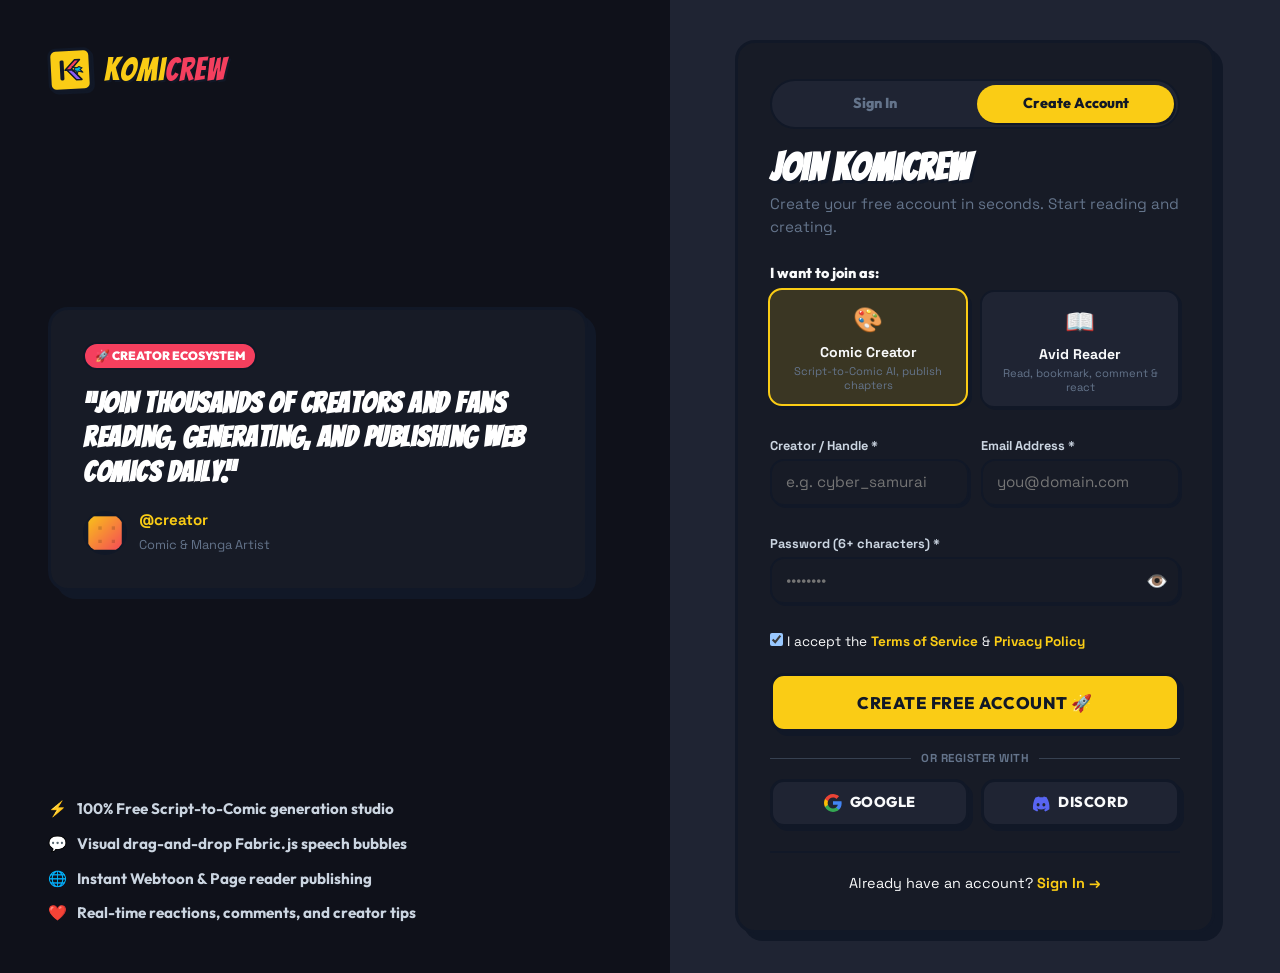
<file: signup.html>
<!DOCTYPE html>
<html lang="en" data-theme="dark">
<head>
  <meta charset="UTF-8" />
  <meta name="viewport" content="width=device-width, initial-scale=1.0" />
  <title>Join Free — Komicrew AI Comic Studio &amp; Reader</title>
  <meta name="description" content="Create a free Komicrew account to generate AI comics, publish series, read trending chapters, and join the creator community." />
  <link rel="icon" type="image/svg+xml" href="assets/favicon.svg" />

  <link rel="preconnect" href="https://fonts.googleapis.com" crossorigin />
  <link rel="preconnect" href="https://fonts.gstatic.com" crossorigin />
  <link rel="stylesheet" href="https://fonts.googleapis.com/css2?family=Bangers&family=Outfit:wght@300;400;500;600;700;800;900&family=Space+Grotesk:wght@400;500;600;700&display=swap" />
  <link rel="stylesheet" href="assets/css/panelpulse.css" />
</head>
<body class="auth-page-body">

<div class="auth-page-container">

  <!-- Left Showcase Hero -->
  <aside class="auth-hero-side" aria-label="Komicrew Showcase">
    <div class="auth-hero-backdrop" aria-hidden="true">
      <div class="auth-hero-overlay" style="background: radial-gradient(circle at top right, rgba(139, 92, 246, 0.4), transparent 70%), radial-gradient(circle at bottom left, rgba(244, 63, 94, 0.3), var(--panel-black) 90%);"></div>
    </div>
    <div class="auth-hero-content">
      <a href="index.html" class="brand-logo auth-brand-logo" aria-label="Return to Komicrew Home">
        <span class="logo-icon" aria-hidden="true">
          <svg width="28" height="28" viewBox="0 0 28 28" fill="none">
            <rect x="4" y="4" width="4" height="20" rx="1.5" fill="#111827"/>
            <path d="M19 4L9 14h5.5l9.5-10h-5z" fill="#F43F5E" stroke="#111827" stroke-width="1.5" stroke-linejoin="round"/>
            <path d="M11 14l9 10h5.5L16.5 14h-5.5z" fill="#8B5CF6" stroke="#111827" stroke-width="1.5" stroke-linejoin="round"/>
            <polygon points="23,11 26,12.5 24,14 27,17 22,15.5 21,19 20,15 17,15 19,13 17,11 21,12" fill="#06B6D4" stroke="#111827" stroke-width="1"/>
          </svg>
        </span>
        <span class="logo-wordmark"><span class="logo-komi">Komi</span><span class="logo-crew">crew</span></span>
      </a>

      <div class="auth-hero-quote-card">
        <div class="auth-quote-badge">🚀 CREATOR ECOSYSTEM</div>
        <h2 class="auth-quote-title">&ldquo;Join thousands of creators and fans reading, generating, and publishing web comics daily.&rdquo;</h2>
        <div class="auth-quote-author">
          <img src="assets/img/avatar-user.jpg" alt="Creator avatar" width="44" height="44" class="auth-author-avatar"/>
          <div>
            <strong>@creator</strong>
            <span>Comic &amp; Manga Artist</span>
          </div>
        </div>
      </div>

      <ul class="auth-perks-list" role="list">
        <li><span>⚡</span> 100% Free Script-to-Comic generation studio</li>
        <li><span>💬</span> Visual drag-and-drop Fabric.js speech bubbles</li>
        <li><span>🌐</span> Instant Webtoon &amp; Page reader publishing</li>
        <li><span>❤️</span> Real-time reactions, comments, and creator tips</li>
      </ul>
    </div>
  </aside>

  <!-- Right Form Side -->
  <main class="auth-form-side" role="main">
    <div class="auth-card-box">

      <header class="auth-card-header">
        <div class="auth-nav-toggle-tabs">
          <a href="login.html" class="auth-toggle-link">Sign In</a>
          <a href="signup.html" class="auth-toggle-link auth-toggle-link--active" aria-current="page">Create Account</a>
        </div>
        <h1 class="auth-card-title">Join Komicrew</h1>
        <p class="auth-card-subtitle">Create your free account in seconds. Start reading and creating.</p>
      </header>

      <form id="standalone-signup-form" class="standalone-auth-form" novalidate>
        <!-- Role Picker -->
        <fieldset class="studio-fieldset" style="margin-bottom: 12px;">
          <legend class="studio-legend" style="margin-bottom: 6px;">I want to join as:</legend>
          <div class="auth-role-cards-grid">
            <label class="auth-role-card">
              <input type="radio" name="role" value="creator" checked class="auth-role-radio"/>
              <div class="auth-role-box">
                <span class="auth-role-icon">🎨</span>
                <strong>Comic Creator</strong>
                <span>Script-to-Comic AI, publish chapters</span>
              </div>
            </label>
            <label class="auth-role-card">
              <input type="radio" name="role" value="reader" class="auth-role-radio"/>
              <div class="auth-role-box">
                <span class="auth-role-icon">📖</span>
                <strong>Avid Reader</strong>
                <span>Read, bookmark, comment &amp; react</span>
              </div>
            </label>
          </div>
        </fieldset>

        <div class="studio-form-row studio-form-row--two-col">
          <div class="studio-form-group">
            <label class="studio-label" for="signup-username-input">Creator / Handle <span aria-hidden="true">*</span></label>
            <input type="text" id="signup-username-input" name="username" class="studio-input" placeholder="e.g. cyber_samurai" required autocomplete="username" />
          </div>
          <div class="studio-form-group">
            <label class="studio-label" for="signup-email-input">Email Address <span aria-hidden="true">*</span></label>
            <input type="email" id="signup-email-input" name="email" class="studio-input" placeholder="you@domain.com" required autocomplete="email" />
          </div>
        </div>

        <div class="studio-form-group">
          <label class="studio-label" for="signup-password-input">Password (6+ characters) <span aria-hidden="true">*</span></label>
          <div class="password-input-wrap">
            <input type="password" id="signup-password-input" name="password" class="studio-input" placeholder="••••••••" minlength="6" required autocomplete="new-password" />
            <button type="button" class="password-toggle-btn" id="signup-pass-toggle-btn" aria-label="Toggle password visibility">👁️</button>
          </div>
        </div>

        <div class="auth-remember-row">
          <label class="studio-checkbox-label">
            <input type="checkbox" id="signup-terms-check" checked required class="studio-checkbox" />
            <span>I accept the <a href="#" class="auth-inline-link">Terms of Service</a> &amp; <a href="#" class="auth-inline-link">Privacy Policy</a></span>
          </label>
        </div>

        <button type="submit" class="btn btn--primary btn--full-width btn--auth-submit" id="signup-submit-btn">
          Create Free Account 🚀
        </button>
      </form>

      <div class="auth-divider"><span>OR REGISTER WITH</span></div>

      <div class="auth-social-grid">
        <button type="button" class="btn btn--ghost auth-social-btn" id="social-google-btn">
          <svg width="18" height="18" viewBox="0 0 18 18" fill="none"><path d="M17.64 9.2c0-.63-.06-1.25-.16-1.84H9v3.49h4.84a4.14 4.14 0 01-1.8 2.71v2.26h2.92c1.71-1.57 2.68-3.88 2.68-6.62z" fill="#4285F4"/><path d="M9 18c2.43 0 4.47-.8 5.96-2.18l-2.92-2.26c-.8.54-1.84.87-3.04.87-2.34 0-4.32-1.58-5.03-3.71H.96v2.33C2.44 15.98 5.48 18 9 18z" fill="#34A853"/><path d="M3.97 10.72A5.4 5.4 0 013.68 9c0-.6.1-1.18.29-1.72V4.95H.96A9.01 9.01 0 000 9c0 1.45.35 2.82.96 4.05l3.01-2.33z" fill="#FBBC05"/><path d="M9 3.58c1.32 0 2.51.45 3.44 1.35l2.58-2.59C13.46.89 11.43 0 9 0 5.48 0 2.44 2.02.96 4.95l3.01 2.33c.71-2.13 2.69-3.7 5.03-3.7z" fill="#EA4335"/></svg>
          Google
        </button>
        <button type="button" class="btn btn--ghost auth-social-btn" id="social-discord-btn">
          <svg width="18" height="18" viewBox="0 0 18 18" fill="#5865F2"><path d="M15.25 3.5A13.4 13.4 0 0011.83 2.4a.2.2 0 00-.2.1 9.3 9.3 0 00-.41.85 12.3 12.3 0 00-3.64 0 9.3 9.3 0 00-.42-.85.2.2 0 00-.2-.1 13.4 13.4 0 00-3.42 1.1.2.2 0 00-.1.08C1.3 7.23.7 11.23 1 15.17a.2.2 0 00.08.16 13.5 13.5 0 004.08 2.06.2.2 0 00.22-.07c.31-.43.59-.89.83-1.37a.2.2 0 00-.1-.28 8.8 8.8 0 01-1.25-.6.2.2 0 01-.02-.33c.09-.06.17-.13.25-.2a.2.2 0 01.21-.03 9.6 9.6 0 007.8 0 .2.2 0 01.21.03c.08.07.16.14.25.2a.2.2 0 010 .33 8.8 8.8 0 01-1.26.6.2.2 0 00-.1.28c.24.48.52.94.83 1.37a.2.2 0 00.22.07 13.4 13.4 0 004.1-2.06.2.2 0 00.07-.16c.38-4.54-.65-8.5-2.73-11.6a.2.2 0 00-.1-.08zM6.1 12.4c-.8 0-1.46-.74-1.46-1.64s.64-1.64 1.46-1.64c.82 0 1.48.74 1.46 1.64 0 .9-.64 1.64-1.46 1.64zm5.8 0c-.8 0-1.46-.74-1.46-1.64s.64-1.64 1.46-1.64c.82 0 1.48.74 1.46 1.64 0 .9-.64 1.64-1.46 1.64z"/></svg>
          Discord
        </button>
      </div>

      <footer class="auth-card-footer">
        <p>Already have an account? <a href="login.html" class="auth-inline-link"><strong>Sign In &rarr;</strong></a></p>
      </footer>

    </div>
  </main>

</div>

<div id="toast-container" class="toast-container" aria-live="polite" aria-atomic="false" aria-label="Notifications" role="status"></div>

<script>
// Standalone Sign Up Handler
(function() {
  const form = document.getElementById('standalone-signup-form');
  const passInput = document.getElementById('signup-password-input');
  const passToggle = document.getElementById('signup-pass-toggle-btn');
  const googleBtn = document.getElementById('social-google-btn');
  const discordBtn = document.getElementById('social-discord-btn');

  function showToast(msg, type = 'info') {
    const cont = document.getElementById('toast-container');
    const toast = document.createElement('div');
    toast.className = `toast toast--${type} toast--visible`;
    toast.innerHTML = `<span class="toast-icon">${type === 'success' ? '✅' : (type === 'error' ? '❌' : 'ℹ️')}</span><span class="toast-msg">${msg}</span>`;
    cont.appendChild(toast);
    setTimeout(() => { toast.remove(); }, 3500);
  }

  passToggle?.addEventListener('click', () => {
    const isPass = passInput.type === 'password';
    passInput.type = isPass ? 'text' : 'password';
    passToggle.textContent = isPass ? '🙈' : '👁️';
  });

  form?.addEventListener('submit', async (e) => {
    e.preventDefault();
    const username = document.getElementById('signup-username-input').value.trim();
    const email = document.getElementById('signup-email-input').value.trim();
    const password = passInput.value;
    const role = document.querySelector('input[name="role"]:checked')?.value || 'creator';

    if (!username || !email || !password) {
      showToast('Please fill out all registration fields.', 'error');
      return;
    }

    try {
      const resp = await fetch('api/auth.php?action=signup', {
        method: 'POST',
        headers: { 'Content-Type': 'application/json' },
        body: JSON.stringify({ username, email, password, role })
      });
      const data = await resp.json();
      if (data.success && data.user) {
        localStorage.setItem('pp_user', JSON.stringify(data.user));
        showToast(data.message || `Welcome to Komicrew, @${data.user.username}!`, 'success', 3500);
        setTimeout(() => { window.location.href = 'index.html'; }, 900);
        return;
      } else {
        showToast(data.error || 'Failed to create account.', 'error');
      }
    } catch (err) {
      const fallbackUser = {
        id: Math.floor(Math.random() * 1000) + 10,
        username: username.replace('@', ''),
        email: email,
        role: role,
        tier: role === 'creator' ? 'Creator' : 'Free',
        avatar_url: 'assets/img/avatar-user.jpg'
      };
      localStorage.setItem('pp_user', JSON.stringify(fallbackUser));
      showToast(`Account created! Welcome, @${fallbackUser.username}! 🚀`, 'success', 3500);
      setTimeout(() => { window.location.href = 'index.html'; }, 900);
    }
  });

  googleBtn?.addEventListener('click', () => {
    const demo = { id: 99, username: 'google_creator', email: 'user@gmail.com', role: 'creator', tier: 'Pro', avatar_url: 'assets/img/avatar-user.jpg' };
    localStorage.setItem('pp_user', JSON.stringify(demo));
    showToast('Signed in with Google! 🌐', 'success');
    setTimeout(() => { window.location.href = 'index.html'; }, 900);
  });

  discordBtn?.addEventListener('click', () => {
    const demo = { id: 101, username: 'discord_artist', email: 'creator@discord.gg', role: 'creator', tier: 'Creator', avatar_url: 'assets/img/avatar-user.jpg' };
    localStorage.setItem('pp_user', JSON.stringify(demo));
    showToast('Signed in with Discord! 💬', 'success');
    setTimeout(() => { window.location.href = 'index.html'; }, 900);
  });
})();
</script>

</body>
</html>
</file>
<file: assets/css/panelpulse.css>
/* =============================================================
   PANELPULSE — TACTILE NEO-COMIC DESIGN SYSTEM
   Phase 2: Comprehensive Production-Grade Stylesheet
   Covers All 4 SPA Views, Navigation, Modals & Components
============================================================= */

/* ─────────────────────────────────────────────────────────────
   01. DESIGN TOKENS (CSS VARIABLES)
───────────────────────────────────────────────────────────── */
:root {
  /* Ink Contours */
  --ink: #111827;
  --ink-soft: #1f2937;
  --ink-muted: #374151;
  --ink-border: 3px solid var(--ink);
  --ink-border-sm: 2px solid var(--ink);
  --ink-border-lg: 4px solid var(--ink);

  /* Comic Color Palette */
  --pop-yellow: #facc15;
  --pop-yellow-hover: #eab308;
  --pop-yellow-lite: #fef08a;
  --pop-coral: #f43f5e;
  --pop-coral-hover: #e11d48;
  --pop-coral-lite: #fda4af;
  --pop-purple: #8b5cf6;
  --pop-purple-hover: #7c3aed;
  --pop-purple-lite: #c4b5fd;
  --pop-cyan: #06b6d4;
  --pop-cyan-hover: #0891b2;
  --pop-cyan-lite: #a5f3fc;
  --pop-green: #10b981;
  --pop-green-lite: #a7f3d0;
  --pop-orange: #f97316;

  /* Surfaces (Dark Mode Default) */
  --bg-void: #0a0c12;
  --bg-base: #0f111a;
  --bg-surface: #171b26;
  --bg-surface-raised: #1f2433;
  --bg-overlay: #282f42;
  --bg-glass: rgba(23, 27, 38, 0.88);

  /* Text Colors */
  --text-primary: #f9fafb;
  --text-secondary: #cbd5e1;
  --text-muted: #64748b;
  --text-inverse: #111827;

  /* Typography */
  --font-display: 'Bangers', cursive, Impact, sans-serif;
  --font-ui: 'Outfit', -apple-system, BlinkMacSystemFont, sans-serif;
  --font-body: 'Space Grotesk', -apple-system, BlinkMacSystemFont, sans-serif;

  /* Tactile Neo-Comic Shadows (Clay + Hard Drop) */
  --shadow-sm: 2px 2px 0px var(--ink);
  --shadow-md: 4px 4px 0px var(--ink);
  --shadow-lg: 6px 6px 0px var(--ink);
  --shadow-xl: 8px 8px 0px var(--ink);
  --shadow-clay-yellow: inset 2px 2px 4px rgba(255,255,255,0.4), inset -2px -2px 4px rgba(0,0,0,0.25), 4px 4px 0px var(--ink);
  --shadow-clay-coral: inset 2px 2px 4px rgba(255,255,255,0.35), inset -2px -2px 4px rgba(0,0,0,0.3), 4px 4px 0px var(--ink);
  --shadow-clay-surface: inset 1px 1px 2px rgba(255,255,255,0.1), inset -1px -1px 2px rgba(0,0,0,0.4), 4px 4px 0px var(--ink);

  /* Radii */
  --radius-sm: 8px;
  --radius-md: 14px;
  --radius-lg: 20px;
  --radius-pill: 9999px;
  --radius-blob: 255px 15px 225px 15px/15px 225px 15px 255px;

  /* Golden Ratio (phi = 1.618) Proportions & Fibonacci Scale */
  --phi: 1.618;
  --phi-major: 61.8%;
  --phi-minor: 38.2%;
  --phi-xs: 5px;
  --phi-sm: 8px;
  --phi-md: 13px;
  --phi-lg: 21px;
  --phi-xl: 34px;
  --phi-2xl: 55px;
  --phi-3xl: 89px;

  /* Layout Constants */
  --header-height: 76px;
  --max-width: 1440px;
}

[data-theme="light"] {
  --bg-void: #f1f5f9;
  --bg-base: #f8fafc;
  --bg-surface: #ffffff;
  --bg-surface-raised: #f1f5f9;
  --bg-overlay: #e2e8f0;
  --bg-glass: rgba(255, 255, 255, 0.9);
  --text-primary: #111827;
  --text-secondary: #334155;
  --text-muted: #64748b;
  --text-inverse: #ffffff;
}

/* ─────────────────────────────────────────────────────────────
   02. RESET & BASE
───────────────────────────────────────────────────────────── */
*, *::before, *::after {
  box-sizing: border-box;
  margin: 0;
  padding: 0;
}

html {
  font-size: 16px;
  scroll-behavior: smooth;
  color-scheme: dark;
}

body {
  font-family: var(--font-body);
  background-color: var(--bg-base);
  color: var(--text-primary);
  line-height: 1.5;
  min-height: 100vh;
  overflow-x: hidden;
  position: relative;
  /* Risograph Halftone Pattern Overlay */
  background-image: radial-gradient(var(--ink-muted) 1px, transparent 1px);
  background-size: 24px 24px;
}

body.no-scroll {
  overflow: hidden;
}

img, svg, video, canvas {
  display: block;
  max-width: 100%;
}

a {
  color: inherit;
  text-decoration: none;
}

button, input, select, textarea {
  font: inherit;
  color: inherit;
  border: none;
  background: none;
  outline: none;
}

button {
  cursor: pointer;
  user-select: none;
}

ul, ol {
  list-style: none;
}

.skip-link {
  position: absolute;
  top: -100px;
  left: 20px;
  background: var(--pop-yellow);
  color: var(--ink);
  font-weight: 800;
  padding: 10px 20px;
  border: var(--ink-border);
  box-shadow: var(--shadow-md);
  z-index: 10000;
  transition: top 0.2s;
}
.skip-link:focus {
  top: 20px;
}

.sr-only {
  position: absolute;
  width: 1px;
  height: 1px;
  padding: 0;
  margin: -1px;
  overflow: hidden;
  clip: rect(0, 0, 0, 0);
  white-space: nowrap;
  border: 0;
}

/* ─────────────────────────────────────────────────────────────
   03. BUTTONS & CONTROLS DESIGN SYSTEM
───────────────────────────────────────────────────────────── */
.btn {
  display: inline-flex;
  align-items: center;
  justify-content: center;
  gap: 8px;
  padding: 10px 20px;
  font-family: var(--font-ui);
  font-weight: 800;
  font-size: 0.95rem;
  text-transform: uppercase;
  letter-spacing: 0.5px;
  border-radius: var(--radius-md);
  border: var(--ink-border);
  box-shadow: var(--shadow-md);
  transition: transform 0.15s cubic-bezier(0.34, 1.56, 0.64, 1), box-shadow 0.15s ease, background-color 0.15s ease;
}

.btn:hover {
  transform: translate(-2px, -2px);
  box-shadow: var(--shadow-lg);
}

.btn:active {
  transform: translate(2px, 2px);
  box-shadow: var(--shadow-sm);
}

.btn:disabled {
  opacity: 0.5;
  cursor: not-allowed;
  transform: none !important;
  box-shadow: var(--shadow-sm) !important;
}

.btn--primary {
  background: var(--pop-yellow);
  color: var(--ink);
}
.btn--primary:hover {
  background: var(--pop-yellow-hover);
}

.btn--coral {
  background: var(--pop-coral);
  color: #fff;
}
.btn--coral:hover {
  background: var(--pop-coral-hover);
}

.btn--ghost {
  background: var(--bg-surface-raised);
  color: var(--text-primary);
}
.btn--ghost:hover {
  background: var(--bg-overlay);
}

.btn--sm {
  padding: 6px 14px;
  font-size: 0.85rem;
  border-radius: var(--radius-sm);
  box-shadow: var(--shadow-sm);
}
.btn--sm:hover {
  box-shadow: var(--shadow-md);
}

.btn--full-width {
  width: 100%;
}

/* Inputs & Form Controls */
.studio-input, .select-input, .studio-textarea, .comment-textarea, .search-input {
  background: var(--bg-surface);
  color: var(--text-primary);
  border: var(--ink-border-sm);
  border-radius: var(--radius-md);
  padding: 10px 14px;
  font-family: var(--font-body);
  font-size: 0.95rem;
  box-shadow: var(--shadow-sm);
  transition: border-color 0.15s, box-shadow 0.15s;
  width: 100%;
}

.studio-input:focus, .select-input:focus, .studio-textarea:focus, .comment-textarea:focus, .search-input:focus {
  border-color: var(--pop-yellow);
  box-shadow: var(--shadow-md), 0 0 0 2px var(--pop-yellow-lite);
}

.select-input {
  cursor: pointer;
}

.select-input--compact {
  padding: 6px 10px;
  font-size: 0.85rem;
  border-radius: var(--radius-sm);
}

.char-counter {
  font-size: 0.78rem;
  color: var(--text-muted);
  font-family: var(--font-ui);
  text-align: right;
  margin-top: 4px;
  display: block;
}

.char-counter-warning {
  color: var(--pop-coral);
  font-weight: 700;
  font-size: 0.78rem;
  margin-left: 8px;
}

/* ─────────────────────────────────────────────────────────────
   04. GLOBAL HEADER & MEGA NAVIGATION
───────────────────────────────────────────────────────────── */
#global-header {
  position: sticky;
  top: 0;
  left: 0;
  right: 0;
  z-index: 1000;
  background: var(--bg-glass);
  backdrop-filter: blur(12px);
  -webkit-backdrop-filter: blur(12px);
  border-bottom: var(--ink-border);
  box-shadow: 0 4px 20px rgba(0,0,0,0.3);
  transition: transform 0.3s ease;
}

#global-header.header--hidden {
  transform: translateY(-100%);
}

.nav-wrapper {
  max-width: var(--max-width);
  margin: 0 auto;
  padding: 0 24px;
}

.nav-inner {
  display: flex;
  align-items: center;
  justify-content: space-between;
  height: var(--header-height);
  gap: 24px;
}

/* Brand Logo */
.brand-logo {
  display: flex;
  align-items: center;
  gap: 12px;
  text-decoration: none;
  flex-shrink: 0;
}

.logo-icon {
  display: flex;
  align-items: center;
  justify-content: center;
  width: 44px;
  height: 44px;
  background: var(--pop-yellow);
  color: var(--ink);
  border: var(--ink-border);
  border-radius: var(--radius-sm);
  box-shadow: var(--shadow-sm);
  transform: rotate(-3deg);
  transition: transform 0.2s cubic-bezier(0.34, 1.56, 0.64, 1);
}

.brand-logo:hover .logo-icon {
  transform: rotate(4deg) scale(1.08);
}

.logo-wordmark {
  font-family: var(--font-display);
  font-size: 2rem;
  letter-spacing: 1px;
  line-height: 1;
}

.logo-panel,
.logo-komi {
  color: var(--pop-yellow);
  text-shadow: 2px 2px 0px var(--ink);
}

.logo-pulse,
.logo-crew {
  color: var(--pop-coral);
  text-shadow: 2px 2px 0px var(--ink);
}

.logo-tagline {
  font-family: var(--font-ui);
  font-size: 0.75rem;
  font-weight: 700;
  color: var(--text-muted);
  text-transform: uppercase;
  letter-spacing: 1px;
  display: none;
}
@media (min-width: 1200px) {
  .logo-tagline { display: block; }
}

/* Nav Links */
.primary-nav-links {
  display: none;
  align-items: center;
  gap: 8px;
}
@media (min-width: 900px) {
  .primary-nav-links { display: flex; }
}

.nav-item {
  position: relative;
}

.nav-link {
  display: flex;
  align-items: center;
  gap: 6px;
  padding: 8px 14px;
  font-family: var(--font-ui);
  font-weight: 700;
  font-size: 0.95rem;
  color: var(--text-secondary);
  border-radius: var(--radius-sm);
  border: 2px solid transparent;
  transition: all 0.15s ease;
}

.nav-link:hover, .nav-dropdown-trigger[aria-expanded="true"] {
  color: var(--text-primary);
  background: var(--bg-surface-raised);
  border-color: var(--ink);
  box-shadow: var(--shadow-sm);
}

.nav-link--studio {
  background: rgba(250, 204, 21, 0.15);
  color: var(--pop-yellow);
  border: 2px solid var(--pop-yellow);
}
.nav-link--studio:hover {
  background: var(--pop-yellow);
  color: var(--ink);
  box-shadow: var(--shadow-sm);
}

.nav-badge {
  font-size: 0.65rem;
  font-weight: 900;
  padding: 2px 6px;
  border-radius: var(--radius-pill);
  background: var(--pop-coral);
  color: #fff;
  border: 1px solid var(--ink);
}

/* Mega Menu Dropdowns */
.mega-dropdown {
  position: absolute;
  top: calc(100% + 12px);
  left: 0;
  min-width: 480px;
  background: var(--bg-surface);
  border: var(--ink-border);
  border-radius: var(--radius-md);
  box-shadow: var(--shadow-xl);
  padding: 20px;
  z-index: 1100;
  animation: dropdownFade 0.2s cubic-bezier(0.16, 1, 0.3, 1);
}

.mega-dropdown--genres {
  min-width: 420px;
}

@keyframes dropdownFade {
  from { opacity: 0; transform: translateY(-8px) scale(0.98); }
  to { opacity: 1; transform: translateY(0) scale(1); }
}

.mega-dropdown-inner {
  display: grid;
  grid-template-columns: 1fr auto;
  gap: 24px;
}

.mega-col-heading {
  font-family: var(--font-display);
  font-size: 1.1rem;
  color: var(--pop-yellow);
  letter-spacing: 0.5px;
  margin-bottom: 12px;
  text-transform: uppercase;
}

.mega-link {
  display: flex;
  align-items: center;
  gap: 12px;
  padding: 8px 10px;
  border-radius: var(--radius-sm);
  transition: background 0.15s;
}
.mega-link:hover {
  background: var(--bg-surface-raised);
}

.mega-link-icon {
  font-size: 1.3rem;
}

.mega-link-body strong {
  display: block;
  font-size: 0.9rem;
  color: var(--text-primary);
}
.mega-link-body span {
  font-size: 0.75rem;
  color: var(--text-muted);
}

/* Genre Pills Grid */
.genre-grid-list {
  display: grid;
  grid-template-columns: repeat(2, 1fr);
  gap: 8px;
}

.genre-pill-link {
  display: flex;
  align-items: center;
  gap: 8px;
  padding: 8px 12px;
  background: var(--bg-surface-raised);
  border: var(--ink-border-sm);
  border-radius: var(--radius-sm);
  font-weight: 700;
  font-size: 0.85rem;
  box-shadow: var(--shadow-sm);
  transition: transform 0.1s, background 0.15s;
}
.genre-pill-link:hover {
  background: var(--pop-yellow);
  color: var(--ink);
  transform: translate(-1px, -1px);
}

/* Style Showcase List */
.style-showcase-list {
  display: flex;
  flex-direction: column;
  gap: 8px;
}
.style-showcase-link {
  display: flex;
  align-items: center;
  gap: 12px;
  padding: 8px;
  border-radius: var(--radius-sm);
  background: var(--bg-surface-raised);
  border: var(--ink-border-sm);
  transition: transform 0.15s;
}
.style-showcase-link:hover {
  transform: translate(-2px, -2px);
  box-shadow: var(--shadow-sm);
  border-color: var(--pop-yellow);
}

.style-info strong {
  display: block;
  font-size: 0.9rem;
}
.style-info span {
  font-size: 0.75rem;
  color: var(--text-muted);
}

/* Featured Card in Mega Menu */
.mega-featured-card {
  width: 180px;
  background: var(--bg-surface-raised);
  border: var(--ink-border-sm);
  border-radius: var(--radius-sm);
  overflow: hidden;
  box-shadow: var(--shadow-sm);
}
.mega-featured-thumb img {
  width: 100%;
  height: 100px;
  object-fit: cover;
}
.mega-featured-body {
  padding: 10px;
}
.mega-featured-badge {
  font-size: 0.65rem;
  font-weight: 900;
  color: var(--pop-coral);
  text-transform: uppercase;
}
.mega-featured-title {
  font-size: 0.85rem;
  font-weight: 800;
  margin: 2px 0;
}
.mega-featured-meta {
  font-size: 0.7rem;
  color: var(--text-muted);
  margin-bottom: 8px;
}
.mega-featured-cta {
  display: block;
  font-size: 0.75rem;
  font-weight: 800;
  color: var(--pop-yellow);
}

/* Nav Quick Actions */
.nav-quick-actions {
  display: flex;
  align-items: center;
  gap: 12px;
}

.nav-search-trigger {
  display: flex;
  align-items: center;
  gap: 8px;
  padding: 8px 14px;
  background: var(--bg-surface);
  border: var(--ink-border-sm);
  border-radius: var(--radius-pill);
  color: var(--text-muted);
  font-size: 0.88rem;
  box-shadow: var(--shadow-sm);
  transition: all 0.15s;
}
.nav-search-trigger:hover {
  border-color: var(--pop-yellow);
  color: var(--text-primary);
}
.search-kbd {
  font-size: 0.7rem;
  background: var(--bg-surface-raised);
  padding: 2px 6px;
  border-radius: 4px;
  border: 1px solid var(--ink-muted);
  color: var(--text-secondary);
}

.nav-icon-btn {
  position: relative;
  width: 40px;
  height: 40px;
  display: flex;
  align-items: center;
  justify-content: center;
  background: var(--bg-surface);
  border: var(--ink-border-sm);
  border-radius: var(--radius-sm);
  box-shadow: var(--shadow-sm);
  transition: transform 0.15s, background 0.15s;
}
.nav-icon-btn:hover {
  transform: translate(-1px, -1px);
  background: var(--bg-surface-raised);
}

.nav-badge-dot {
  position: absolute;
  top: 6px;
  right: 6px;
  width: 8px;
  height: 8px;
  background: var(--pop-coral);
  border-radius: 50%;
  border: 1px solid var(--ink);
}

.notification-badge {
  position: absolute;
  top: -4px;
  right: -4px;
  background: var(--pop-coral);
  color: #fff;
  font-size: 0.65rem;
  font-weight: 900;
  width: 18px;
  height: 18px;
  border-radius: 50%;
  display: flex;
  align-items: center;
  justify-content: center;
  border: 2px solid var(--ink);
}

/* User Profile Pill */
.user-profile-pill {
  display: flex;
  align-items: center;
  gap: 8px;
  padding: 4px 10px 4px 4px;
  background: var(--bg-surface);
  border: var(--ink-border-sm);
  border-radius: var(--radius-pill);
  box-shadow: var(--shadow-sm);
}
.profile-avatar img {
  border-radius: 50%;
  border: 2px solid var(--ink);
}
.profile-username {
  font-weight: 700;
  font-size: 0.85rem;
  display: none;
}
@media (min-width: 1100px) {
  .profile-username { display: inline; }
}
.profile-tier-badge {
  font-size: 0.65rem;
  font-weight: 800;
  background: var(--pop-yellow);
  color: var(--ink);
  padding: 2px 6px;
  border-radius: var(--radius-pill);
  border: 1px solid var(--ink);
  display: none;
}
@media (min-width: 1200px) {
  .profile-tier-badge { display: inline-block; }
}

.profile-dropdown-menu {
  position: absolute;
  top: calc(100% + 8px);
  right: 0;
  width: 200px;
  background: var(--bg-surface);
  border: var(--ink-border);
  border-radius: var(--radius-md);
  box-shadow: var(--shadow-lg);
  padding: 8px;
  z-index: 1100;
}
.profile-menu-item {
  display: flex;
  align-items: center;
  justify-content: space-between;
  padding: 8px 12px;
  font-size: 0.88rem;
  font-weight: 600;
  border-radius: var(--radius-sm);
  transition: background 0.15s;
}
.profile-menu-item:hover {
  background: var(--bg-surface-raised);
}
.menu-divider {
  height: 2px;
  background: var(--ink);
  margin: 6px 0;
}

/* Mobile Menu Trigger */
.mobile-menu-btn {
  display: flex;
  flex-direction: column;
  gap: 4px;
  padding: 8px;
  background: var(--bg-surface);
  border: var(--ink-border-sm);
  border-radius: var(--radius-sm);
  box-shadow: var(--shadow-sm);
}
@media (min-width: 900px) {
  .mobile-menu-btn { display: none; }
}
.hamburger-bar {
  width: 20px;
  height: 2px;
  background: var(--text-primary);
  border-radius: 2px;
}

/* ─────────────────────────────────────────────────────────────
   05. VIEW 1 — LANDING & DISCOVERY FEED
───────────────────────────────────────────────────────────── */
.app-view {
  display: block;
}
.app-view[hidden] {
  display: none !important;
}

/* Hero Section */
.hero-section {
  position: relative;
  max-width: var(--max-width);
  margin: 24px auto 40px;
  padding: 0 24px;
}

.hero-comic-feature {
  position: relative;
  background: var(--bg-surface);
  border: var(--ink-border-lg);
  border-radius: var(--radius-lg);
  box-shadow: var(--shadow-xl);
  overflow: hidden;
  min-height: 480px;
  display: grid;
  grid-template-columns: 1fr;
  padding: 40px;
}
@media (min-width: 1024px) {
  .hero-comic-feature {
    grid-template-columns: 1.4fr 0.8fr;
    padding: 60px;
    align-items: center;
  }
}

.hero-backdrop {
  position: absolute;
  inset: 0;
  z-index: 0;
}
.hero-backdrop img {
  width: 100%;
  height: 100%;
  object-fit: cover;
  opacity: 0.3;
}
.hero-backdrop-overlay {
  position: absolute;
  inset: 0;
  background: linear-gradient(90deg, rgba(15,17,26,0.95) 0%, rgba(15,17,26,0.8) 50%, rgba(15,17,26,0.95) 100%);
}

.hero-content {
  position: relative;
  z-index: 1;
  max-width: 620px;
}

.hero-rank-group {
  display: inline-flex;
  align-items: center;
  gap: 8px;
  background: var(--pop-coral);
  color: #fff;
  border: var(--ink-border-sm);
  padding: 4px 12px;
  border-radius: var(--radius-pill);
  box-shadow: var(--shadow-sm);
  margin-bottom: 16px;
}
.hero-rank-label {
  font-family: var(--font-display);
  font-size: 1.1rem;
}
.hero-trend-tag {
  font-weight: 800;
  font-size: 0.78rem;
  text-transform: uppercase;
  display: flex;
  align-items: center;
  gap: 4px;
}

.hero-identity {
  display: flex;
  gap: 8px;
  margin-bottom: 12px;
}
.hero-genre-tag {
  background: var(--bg-surface-raised);
  border: var(--ink-border-sm);
  padding: 4px 10px;
  border-radius: var(--radius-sm);
  font-size: 0.8rem;
  font-weight: 700;
}
.hero-ai-badge {
  background: var(--pop-yellow);
  color: var(--ink);
  border: var(--ink-border-sm);
  padding: 4px 10px;
  border-radius: var(--radius-sm);
  font-size: 0.8rem;
  font-weight: 800;
  display: flex;
  align-items: center;
  gap: 4px;
}

.hero-title {
  font-family: var(--font-display);
  font-size: clamp(2.5rem, 5vw, 4.5rem);
  line-height: 0.95;
  color: #ffffff;
  text-shadow: 4px 4px 0px var(--ink);
  letter-spacing: 1.5px;
  margin-bottom: 16px;
}

.hero-synopsis {
  font-size: 1.05rem;
  color: var(--text-secondary);
  line-height: 1.6;
  margin-bottom: 20px;
}

.hero-creator-credit {
  display: flex;
  align-items: center;
  gap: 8px;
  font-style: normal;
  font-size: 0.88rem;
  color: var(--text-muted);
  margin-bottom: 20px;
}
.hero-creator-avatar {
  border-radius: 50%;
  border: 2px solid var(--ink);
}
.hero-creator-name {
  color: var(--pop-yellow);
  font-weight: 700;
}

.hero-stats {
  display: flex;
  flex-wrap: wrap;
  align-items: center;
  gap: 16px;
  margin-bottom: 28px;
}
.hero-stat {
  display: flex;
  align-items: center;
  gap: 6px;
  font-weight: 700;
  font-size: 0.9rem;
}
.hero-status-pill {
  background: var(--pop-green);
  color: var(--ink);
  padding: 2px 8px;
  border-radius: var(--radius-pill);
  font-size: 0.75rem;
  font-weight: 900;
  border: 1px solid var(--ink);
}

.hero-ctas {
  display: flex;
  flex-wrap: wrap;
  gap: 12px;
}

.btn--hero-primary {
  background: var(--pop-yellow);
  color: var(--ink);
  padding: 14px 28px;
  font-size: 1.05rem;
}
.btn--hero-secondary {
  background: var(--bg-surface-raised);
  color: var(--text-primary);
  padding: 14px 24px;
}
.btn--hero-ghost {
  background: transparent;
  color: var(--text-primary);
  border: var(--ink-border-sm);
  padding: 14px 20px;
}

/* Secondary Picks (Right Column) */
.hero-secondary-picks {
  position: relative;
  z-index: 1;
  display: none;
  background: var(--bg-surface);
  border: var(--ink-border);
  border-radius: var(--radius-md);
  padding: 20px;
  box-shadow: var(--shadow-md);
}
@media (min-width: 1024px) {
  .hero-secondary-picks { display: block; }
}

.hero-secondary-heading {
  font-family: var(--font-display);
  font-size: 1.2rem;
  color: var(--pop-yellow);
  margin-bottom: 14px;
  text-transform: uppercase;
}

.hero-secondary-list {
  display: flex;
  flex-direction: column;
  gap: 12px;
}

.hero-secondary-card {
  display: flex;
  align-items: center;
  gap: 12px;
  padding: 8px;
  background: var(--bg-surface-raised);
  border: var(--ink-border-sm);
  border-radius: var(--radius-sm);
  box-shadow: var(--shadow-sm);
  transition: transform 0.15s, border-color 0.15s;
}
.hero-secondary-card:hover {
  transform: translate(-2px, -2px);
  border-color: var(--pop-yellow);
}

.hero-secondary-thumb {
  position: relative;
  width: 50px;
  height: 65px;
  flex-shrink: 0;
  border-radius: 4px;
  overflow: hidden;
  border: 1px solid var(--ink);
}
.hero-secondary-thumb img {
  width: 100%;
  height: 100%;
  object-fit: cover;
}
.hero-secondary-rank {
  position: absolute;
  top: 2px;
  left: 2px;
  background: var(--pop-coral);
  color: #fff;
  font-size: 0.65rem;
  font-weight: 900;
  padding: 1px 4px;
  border-radius: 3px;
  border: 1px solid var(--ink);
}

.hero-secondary-info strong {
  display: block;
  font-size: 0.9rem;
}
.hero-secondary-info span {
  font-size: 0.75rem;
  color: var(--text-muted);
}

.hero-scroll-cue {
  display: flex;
  align-items: center;
  justify-content: center;
  gap: 6px;
  margin-top: 16px;
  font-size: 0.8rem;
  font-weight: 700;
  color: var(--text-muted);
  cursor: pointer;
  animation: bounceCue 2s infinite;
}
@keyframes bounceCue {
  0%, 100% { transform: translateY(0); }
  50% { transform: translateY(6px); }
}

/* ─────────────────────────────────────────────────────────────
   06. FILTER BAR & COMIC GRID
───────────────────────────────────────────────────────────── */
.discovery-filter-bar {
  max-width: var(--max-width);
  margin: 0 auto 32px;
  padding: 0 24px;
}

.filter-bar-inner {
  display: flex;
  align-items: center;
  justify-content: space-between;
  gap: 16px;
  background: var(--bg-surface);
  border: var(--ink-border);
  border-radius: var(--radius-md);
  padding: 12px 16px;
  box-shadow: var(--shadow-md);
}

.filter-tabs-scroll-wrapper {
  display: flex;
  align-items: center;
  gap: 8px;
  overflow-x: auto;
  padding-bottom: 2px;
  scrollbar-width: none;
}
.filter-tabs-scroll-wrapper::-webkit-scrollbar {
  display: none;
}

.filter-tab {
  padding: 6px 14px;
  font-family: var(--font-ui);
  font-weight: 700;
  font-size: 0.88rem;
  white-space: nowrap;
  border-radius: var(--radius-pill);
  border: 2px solid transparent;
  color: var(--text-secondary);
  transition: all 0.15s;
}
.filter-tab:hover {
  background: var(--bg-surface-raised);
  color: var(--text-primary);
}
.filter-tab--active {
  background: var(--pop-yellow);
  color: var(--ink);
  border: var(--ink-border-sm);
  box-shadow: var(--shadow-sm);
}

.filter-bar-sort {
  display: flex;
  align-items: center;
  gap: 8px;
  flex-shrink: 0;
}
.filter-sort-label {
  font-weight: 700;
  font-size: 0.85rem;
  color: var(--text-muted);
}

/* Section Header */
.landing-section {
  max-width: var(--max-width);
  margin: 0 auto 60px;
  padding: 0 24px;
}

.landing-section-header {
  display: flex;
  align-items: flex-end;
  justify-content: space-between;
  margin-bottom: 24px;
  gap: 16px;
}

.landing-section-title {
  font-family: var(--font-display);
  font-size: 2.2rem;
  letter-spacing: 1px;
  color: #fff;
  text-shadow: 2px 2px 0px var(--ink);
  display: flex;
  align-items: center;
  gap: 10px;
}

.landing-section-subtitle {
  font-size: 0.95rem;
  color: var(--text-muted);
  margin-top: 4px;
}

.section-see-all-link {
  font-family: var(--font-ui);
  font-weight: 800;
  font-size: 0.9rem;
  color: var(--pop-yellow);
  display: flex;
  align-items: center;
  gap: 4px;
  transition: transform 0.15s;
}
.section-see-all-link:hover {
  transform: translateX(4px);
}

/* Comic Grid Layout */
.comic-grid {
  display: grid;
  grid-template-columns: repeat(auto-fill, minmax(240px, 1fr));
  gap: 24px;
}

.comic-card-wrapper {
  list-style: none;
}

.comic-card {
  background: var(--bg-surface);
  border: var(--ink-border);
  border-radius: var(--radius-md);
  box-shadow: var(--shadow-md);
  overflow: hidden;
  display: flex;
  flex-direction: column;
  transition: transform 0.2s cubic-bezier(0.34, 1.56, 0.64, 1), box-shadow 0.2s;
  height: 100%;
}
.comic-card:hover {
  transform: translate(-4px, -4px);
  box-shadow: var(--shadow-xl);
}

.comic-card-cover {
  position: relative;
  aspect-ratio: 3/4;
  overflow: hidden;
  background: var(--bg-surface-raised);
}
.comic-card-cover img {
  width: 100%;
  height: 100%;
  object-fit: cover;
  transition: transform 0.3s ease;
}
.comic-card:hover .comic-card-cover img {
  transform: scale(1.04);
}

.comic-card-cover-overlay {
  position: absolute;
  inset: 0;
  background: linear-gradient(180deg, rgba(0,0,0,0.3) 0%, transparent 40%, rgba(0,0,0,0.8) 100%);
  display: flex;
  flex-direction: column;
  justify-content: space-between;
  padding: 12px;
}

.card-rank-badge {
  background: var(--pop-coral);
  color: #fff;
  font-family: var(--font-display);
  font-size: 1rem;
  padding: 2px 8px;
  border-radius: var(--radius-sm);
  border: var(--ink-border-sm);
  box-shadow: var(--shadow-sm);
  align-self: flex-start;
}

.card-ai-badge {
  background: var(--pop-yellow);
  color: var(--ink);
  font-weight: 900;
  font-size: 0.7rem;
  padding: 2px 6px;
  border-radius: var(--radius-sm);
  border: var(--ink-border-sm);
  align-self: flex-end;
}

.card-quick-read-btn {
  background: var(--pop-yellow);
  color: var(--ink);
  font-weight: 800;
  font-size: 0.85rem;
  text-align: center;
  padding: 8px;
  border-radius: var(--radius-sm);
  border: var(--ink-border-sm);
  opacity: 0;
  transform: translateY(10px);
  transition: all 0.2s;
}
.comic-card:hover .card-quick-read-btn {
  opacity: 1;
  transform: translateY(0);
}

.comic-card-body {
  padding: 16px;
  display: flex;
  flex-direction: column;
  flex-grow: 1;
}

.comic-card-tags {
  display: flex;
  gap: 6px;
  margin-bottom: 8px;
}
.comic-tag {
  font-size: 0.72rem;
  font-weight: 700;
  background: var(--bg-surface-raised);
  padding: 2px 6px;
  border-radius: 4px;
  border: 1px solid var(--ink-muted);
}
.comic-tag--cyberpunk { background: rgba(6,182,212,0.2); color: var(--pop-cyan); border-color: var(--pop-cyan); }
.comic-tag--fantasy { background: rgba(139,92,246,0.2); color: var(--pop-purple-lite); border-color: var(--pop-purple); }
.comic-tag--romance { background: rgba(244,63,94,0.2); color: var(--pop-coral-lite); border-color: var(--pop-coral); }
.comic-tag--horror { background: rgba(239,68,68,0.2); color: #fca5a5; border-color: #ef4444; }

.comic-card-title {
  font-family: var(--font-ui);
  font-size: 1.1rem;
  font-weight: 800;
  line-height: 1.2;
  margin-bottom: 4px;
}
.comic-card-title a:hover {
  color: var(--pop-yellow);
}

.comic-card-creator {
  font-style: normal;
  font-size: 0.8rem;
  color: var(--text-muted);
  margin-bottom: 8px;
}
.comic-card-creator a {
  color: var(--pop-yellow);
  font-weight: 600;
}

.comic-card-synopsis {
  font-size: 0.82rem;
  color: var(--text-secondary);
  line-height: 1.4;
  margin-bottom: 12px;
  display: -webkit-box;
  -webkit-line-clamp: 2;
  -webkit-box-orient: vertical;
  overflow: hidden;
  flex-grow: 1;
}

.comic-card-footer {
  display: flex;
  align-items: center;
  justify-content: space-between;
  border-top: 1px solid var(--ink-muted);
  padding-top: 10px;
  margin-top: auto;
}

.comic-card-stats {
  display: flex;
  align-items: center;
  gap: 10px;
  font-size: 0.78rem;
  font-weight: 700;
  color: var(--text-muted);
}
.comic-stat {
  display: flex;
  align-items: center;
  gap: 3px;
}

.comic-card-actions {
  display: flex;
  gap: 6px;
}
.card-action-btn {
  width: 28px;
  height: 28px;
  display: flex;
  align-items: center;
  justify-content: center;
  background: var(--bg-surface-raised);
  border: var(--ink-border-sm);
  border-radius: 6px;
  box-shadow: 1px 1px 0px var(--ink);
  transition: all 0.15s;
}
.card-action-btn:hover {
  transform: translate(-1px, -1px);
  background: var(--pop-yellow);
  color: var(--ink);
}
.bookmark-btn--active {
  background: var(--pop-coral) !important;
  color: #fff !important;
}

/* ─────────────────────────────────────────────────────────────
   07. AI STUDIO SPOTLIGHT & CAROUSEL
───────────────────────────────────────────────────────────── */
.studio-callout-banner {
  background: linear-gradient(135deg, var(--bg-surface-raised) 0%, rgba(250,204,21,0.1) 100%);
  border: var(--ink-border);
  border-radius: var(--radius-md);
  padding: 20px 24px;
  display: flex;
  align-items: center;
  justify-content: space-between;
  gap: 20px;
  margin-bottom: 28px;
  box-shadow: var(--shadow-md);
}
.studio-callout-content {
  display: flex;
  align-items: center;
  gap: 16px;
}
.studio-callout-icon {
  font-size: 2.2rem;
}
.studio-callout-text strong {
  display: block;
  font-size: 1.1rem;
  font-family: var(--font-ui);
}
.studio-callout-text span {
  font-size: 0.85rem;
  color: var(--text-muted);
}

.spotlight-scroll-wrapper {
  position: relative;
  display: flex;
  align-items: center;
}

.spotlight-comic-list {
  display: flex;
  gap: 20px;
  overflow-x: auto;
  scroll-snap-type: x mandatory;
  padding: 10px 4px 20px;
  scrollbar-width: none;
  width: 100%;
}
.spotlight-comic-list::-webkit-scrollbar {
  display: none;
}

.spotlight-card-wrapper {
  flex: 0 0 320px;
  scroll-snap-align: start;
}

.spotlight-card {
  background: var(--bg-surface);
  border: var(--ink-border);
  border-radius: var(--radius-md);
  box-shadow: var(--shadow-md);
  overflow: hidden;
  transition: transform 0.2s, box-shadow 0.2s;
}
.spotlight-card:hover {
  transform: translate(-3px, -3px);
  box-shadow: var(--shadow-lg);
}

.spotlight-card-thumb img {
  width: 100%;
  height: 180px;
  object-fit: cover;
}

.spotlight-card-body {
  padding: 16px;
}

.spotlight-card-tags {
  display: flex;
  gap: 6px;
  margin-bottom: 8px;
}
.spotlight-ai-tag {
  background: var(--pop-yellow);
  color: var(--ink);
  font-weight: 900;
  font-size: 0.7rem;
  padding: 2px 6px;
  border-radius: 4px;
  border: 1px solid var(--ink);
  display: flex;
  align-items: center;
  gap: 4px;
}
.spotlight-genre-tag {
  background: var(--bg-surface-raised);
  font-size: 0.72rem;
  font-weight: 700;
  padding: 2px 6px;
  border-radius: 4px;
  border: 1px solid var(--ink-muted);
}

.spotlight-card-title {
  font-size: 1.15rem;
  font-weight: 800;
  margin-bottom: 4px;
}
.spotlight-creator {
  font-size: 0.8rem;
  color: var(--text-muted);
  margin-bottom: 12px;
}
.spotlight-creator a {
  color: var(--pop-yellow);
}

.spotlight-card-stats {
  display: flex;
  gap: 12px;
  font-size: 0.75rem;
  font-weight: 700;
  color: var(--text-muted);
  margin-bottom: 16px;
}

.spotlight-card-actions {
  display: flex;
  gap: 8px;
}

.spotlight-scroll-btn {
  position: absolute;
  z-index: 2;
  width: 44px;
  height: 44px;
  border-radius: 50%;
  background: var(--pop-yellow);
  color: var(--ink);
  border: var(--ink-border);
  box-shadow: var(--shadow-md);
  display: flex;
  align-items: center;
  justify-content: center;
  transition: transform 0.15s;
}
.spotlight-scroll-btn:hover {
  transform: scale(1.1);
}
.spotlight-scroll-btn--prev { left: -20px; }
.spotlight-scroll-btn--next { right: -20px; }
.spotlight-scroll-btn:disabled { display: none; }

/* Landing CTA Section */
.landing-cta-section {
  max-width: var(--max-width);
  margin: 0 auto 80px;
  padding: 0 24px;
}
.landing-cta-inner {
  background: linear-gradient(135deg, #1f2433 0%, #171b26 100%);
  border: var(--ink-border-lg);
  border-radius: var(--radius-lg);
  box-shadow: var(--shadow-xl);
  padding: 60px 40px;
  text-align: center;
  position: relative;
  overflow: hidden;
}
.landing-cta-title {
  font-family: var(--font-display);
  font-size: clamp(2rem, 4vw, 3.5rem);
  color: var(--pop-yellow);
  text-shadow: 3px 3px 0px var(--ink);
  letter-spacing: 1px;
  margin-bottom: 12px;
}
.landing-cta-subtitle {
  font-size: 1.1rem;
  color: var(--text-secondary);
  max-width: 600px;
  margin: 0 auto 28px;
}
.landing-cta-actions {
  display: flex;
  justify-content: center;
  gap: 16px;
}
.btn--cta-primary {
  background: var(--pop-yellow);
  color: var(--ink);
  padding: 14px 32px;
  font-size: 1.1rem;
}

/* ─────────────────────────────────────────────────────────────
   08. VIEW 2 — BROWSE LIBRARY
───────────────────────────────────────────────────────────── */
.browse-layout {
  max-width: var(--max-width);
  margin: 24px auto 60px;
  padding: 0 24px;
  display: grid;
  grid-template-columns: 1fr;
  gap: 32px;
}
@media (min-width: 1024px) {
  .browse-layout {
    grid-template-columns: 280px 1fr;
  }
}

.browse-sidebar {
  background: var(--bg-surface);
  border: var(--ink-border);
  border-radius: var(--radius-md);
  padding: 24px;
  box-shadow: var(--shadow-md);
  height: fit-content;
}

.browse-sidebar--hidden {
  display: none !important;
}

.browse-sidebar-title {
  font-family: var(--font-display);
  font-size: 1.6rem;
  color: var(--pop-yellow);
  margin-bottom: 8px;
}

.sidebar-filter-reset {
  font-size: 0.8rem;
  color: var(--pop-coral);
  font-weight: 700;
  text-transform: uppercase;
  margin-bottom: 16px;
}
.sidebar-filter-reset:hover {
  text-decoration: underline;
}

.filter-fieldset {
  border: none;
  border-top: 1px solid var(--ink-muted);
  padding: 16px 0;
  margin-bottom: 8px;
}

.filter-legend {
  font-family: var(--font-ui);
  font-weight: 800;
  font-size: 0.95rem;
  color: var(--text-primary);
  margin-bottom: 10px;
}

.filter-checkbox-list {
  display: flex;
  flex-direction: column;
  gap: 8px;
}

.filter-checkbox-label {
  display: flex;
  align-items: center;
  gap: 8px;
  font-size: 0.88rem;
  color: var(--text-secondary);
  cursor: pointer;
}
.filter-checkbox {
  accent-color: var(--pop-yellow);
  width: 16px;
  height: 16px;
}

.rating-range-control {
  padding: 8px 0;
}
.range-input {
  width: 100%;
  accent-color: var(--pop-yellow);
}
.rating-range-labels {
  display: flex;
  justify-content: space-between;
  font-size: 0.8rem;
  color: var(--text-muted);
  margin-top: 4px;
}

/* Browse Main */
.browse-toolbar {
  display: flex;
  align-items: center;
  justify-content: space-between;
  flex-wrap: wrap;
  gap: 16px;
  margin-bottom: 20px;
  padding-bottom: 16px;
  border-bottom: var(--ink-border);
}

.browse-results-heading {
  font-family: var(--font-display);
  font-size: 1.8rem;
  color: #fff;
}
.browse-result-count {
  font-family: var(--font-body);
  font-size: 1rem;
  color: var(--text-muted);
  font-weight: normal;
}

.browse-toolbar-right {
  display: flex;
  align-items: center;
  gap: 12px;
}

.view-toggle-group {
  display: flex;
  border: var(--ink-border-sm);
  border-radius: var(--radius-sm);
  overflow: hidden;
}
.view-toggle-btn {
  padding: 6px 10px;
  background: var(--bg-surface);
  color: var(--text-muted);
  display: flex;
  align-items: center;
}
.view-toggle-btn--active {
  background: var(--pop-yellow);
  color: var(--ink);
}

.active-filter-tags {
  display: flex;
  flex-wrap: wrap;
  gap: 8px;
  margin-bottom: 20px;
}
.active-filter-tag {
  background: var(--pop-yellow);
  color: var(--ink);
  font-size: 0.78rem;
  font-weight: 800;
  padding: 4px 10px;
  border-radius: var(--radius-pill);
  border: 1px solid var(--ink);
  display: flex;
  align-items: center;
  gap: 6px;
}
.remove-filter-tag {
  font-weight: 900;
  cursor: pointer;
}

.comic-grid--list-view {
  grid-template-columns: 1fr !important;
}
.comic-grid--list-view .comic-card {
  flex-direction: row;
  height: 200px;
}
.comic-grid--list-view .comic-card-cover {
  width: 150px;
  aspect-ratio: auto;
  flex-shrink: 0;
}

.browse-load-more-wrapper {
  text-align: center;
  margin-top: 40px;
}

/* ─────────────────────────────────────────────────────────────
   09. VIEW 3 — COMIC READER
───────────────────────────────────────────────────────────── */
.reader-layout {
  max-width: 1200px;
  margin: 0 auto;
  position: relative;
  min-height: calc(100vh - var(--header-height));
  display: flex;
}

/* Reader Chapter Sidebar */
.reader-sidebar {
  position: fixed;
  top: var(--header-height);
  left: 0;
  bottom: 0;
  width: 320px;
  background: var(--bg-surface);
  border-right: var(--ink-border);
  box-shadow: var(--shadow-xl);
  z-index: 900;
  overflow-y: auto;
  padding: 24px;
}
.reader-sidebar-header {
  display: flex;
  align-items: center;
  justify-content: space-between;
  margin-bottom: 20px;
  padding-bottom: 12px;
  border-bottom: 1px solid var(--ink-muted);
}
.reader-sidebar-title {
  font-family: var(--font-display);
  font-size: 1.4rem;
  color: var(--pop-yellow);
}

.chapter-list {
  display: flex;
  flex-direction: column;
  gap: 8px;
}
.chapter-list-link {
  display: block;
  padding: 10px 14px;
  background: var(--bg-surface-raised);
  border: var(--ink-border-sm);
  border-radius: var(--radius-sm);
  transition: all 0.15s;
}
.chapter-list-link:hover, .chapter-list-item--active .chapter-list-link {
  background: var(--pop-yellow);
  color: var(--ink);
  transform: translate(-2px, -2px);
  box-shadow: var(--shadow-sm);
}
.chapter-list-num {
  font-family: var(--font-display);
  font-size: 1.1rem;
  display: block;
}
.chapter-list-title {
  font-size: 0.85rem;
  font-weight: 700;
  display: block;
}
.chapter-list-meta {
  font-size: 0.72rem;
  color: var(--text-muted);
}
.chapter-list-item--active .chapter-list-meta {
  color: var(--ink);
}

/* Reader Main */
.reader-main {
  flex-grow: 1;
  padding: 20px 24px 80px;
  max-width: 900px;
  margin: 0 auto;
}

.reader-topbar {
  display: flex;
  align-items: center;
  justify-content: space-between;
  flex-wrap: wrap;
  gap: 16px;
  background: var(--bg-surface);
  border: var(--ink-border);
  border-radius: var(--radius-md);
  padding: 12px 16px;
  box-shadow: var(--shadow-md);
  margin-bottom: 24px;
}

.reader-topbar-btn {
  display: flex;
  align-items: center;
  gap: 6px;
  padding: 6px 12px;
  background: var(--bg-surface-raised);
  border: var(--ink-border-sm);
  border-radius: var(--radius-sm);
  font-weight: 700;
  font-size: 0.85rem;
  box-shadow: var(--shadow-sm);
}

.reader-breadcrumb {
  font-weight: 700;
  font-size: 0.9rem;
  display: flex;
  gap: 6px;
  align-items: center;
}
.reader-chapter-breadcrumb {
  color: var(--pop-yellow);
}

.reader-view-controls {
  display: flex;
  gap: 4px;
}
.reader-mode-btn {
  padding: 6px 10px;
  border-radius: var(--radius-sm);
  font-weight: 700;
  font-size: 0.8rem;
  background: var(--bg-surface-raised);
  border: 1px solid var(--ink-muted);
}
.reader-mode-btn--active {
  background: var(--pop-yellow);
  color: var(--ink);
  border: var(--ink-border-sm);
}

.reader-settings-panel {
  background: var(--bg-surface);
  border: var(--ink-border);
  border-radius: var(--radius-md);
  padding: 16px;
  box-shadow: var(--shadow-md);
  margin-bottom: 20px;
  display: flex;
  flex-direction: column;
  gap: 12px;
}
.reader-bg-swatches {
  display: flex;
  gap: 8px;
}
.reader-bg-swatch {
  width: 28px;
  height: 28px;
  border-radius: 50%;
  border: 2px solid var(--ink);
}
.reader-bg-swatch--black { background: #000; }
.reader-bg-swatch--dark { background: #161a24; }
.reader-bg-swatch--sepia { background: #fbf0d9; }
.reader-bg-swatch--white { background: #fff; }
.reader-bg-swatch--active { outline: 3px solid var(--pop-yellow); }

/* Reader Canvas & Frame */
.reader-canvas-area {
  position: relative;
  margin: 0 auto 32px;
  background: #000;
  border: var(--ink-border-lg);
  border-radius: var(--radius-md);
  box-shadow: var(--shadow-xl);
  overflow: auto;
  max-height: 88vh;
}
.reader-page-frame {
  display: flex;
  flex-direction: column;
  align-items: center;
  min-height: 400px;
}
.reader-page-frame img {
  width: 100%;
  height: auto;
  max-height: 85vh;
  object-fit: contain;
  transition: transform 0.2s;
  transform-origin: top center;
}
.reader-page-label {
  padding: 8px;
  font-size: 0.85rem;
  color: var(--text-muted);
  font-weight: 700;
}

.reader-page-nav {
  display: flex;
  align-items: center;
  justify-content: center;
  gap: 20px;
  padding: 16px;
  background: var(--bg-surface);
  border-top: var(--ink-border);
}
.reader-nav-btn {
  width: 44px;
  height: 44px;
  border-radius: var(--radius-sm);
  background: var(--pop-yellow);
  color: var(--ink);
  border: var(--ink-border);
  box-shadow: var(--shadow-sm);
  display: flex;
  align-items: center;
  justify-content: center;
}
.reader-page-indicator {
  display: flex;
  align-items: center;
  gap: 8px;
  font-weight: 800;
}
.page-jump-input {
  width: 48px;
  text-align: center;
  background: var(--bg-surface-raised);
  border: var(--ink-border-sm);
  border-radius: 4px;
  padding: 4px;
}

/* Chapter End CTA */
.chapter-end-cta {
  background: var(--bg-surface);
  border: var(--ink-border);
  border-radius: var(--radius-md);
  padding: 32px;
  text-align: center;
  box-shadow: var(--shadow-lg);
  margin-bottom: 40px;
}
.chapter-end-message {
  font-family: var(--font-display);
  font-size: 1.8rem;
  color: var(--pop-yellow);
  margin-bottom: 16px;
}
.chapter-end-actions {
  display: flex;
  justify-content: center;
  gap: 12px;
}

/* Comments & Reactions */
.reader-comments-section {
  background: var(--bg-surface);
  border: var(--ink-border);
  border-radius: var(--radius-md);
  padding: 24px;
  box-shadow: var(--shadow-md);
}

.reader-comments-header {
  display: flex;
  align-items: center;
  justify-content: space-between;
  margin-bottom: 20px;
}
.reader-comments-title {
  font-family: var(--font-display);
  font-size: 1.6rem;
  color: var(--pop-yellow);
}

.reaction-picker-bar {
  display: flex;
  flex-wrap: wrap;
  gap: 10px;
  margin-bottom: 24px;
  padding-bottom: 16px;
  border-bottom: 1px solid var(--ink-muted);
}
.reaction-btn {
  padding: 6px 12px;
  background: var(--bg-surface-raised);
  border: var(--ink-border-sm);
  border-radius: var(--radius-pill);
  font-weight: 800;
  font-size: 0.85rem;
  box-shadow: var(--shadow-sm);
  transition: transform 0.1s;
}
.reaction-btn:hover {
  transform: translate(-1px, -1px);
}
.reaction-btn--active {
  background: var(--pop-yellow);
  color: var(--ink);
}

.comment-input-wrapper {
  display: flex;
  gap: 12px;
  margin-bottom: 12px;
}
.comment-avatar {
  border-radius: 50%;
  border: 2px solid var(--ink);
  flex-shrink: 0;
}
.comment-form-footer {
  display: flex;
  align-items: center;
  justify-content: space-between;
  margin-bottom: 24px;
}

.comments-list {
  display: flex;
  flex-direction: column;
  gap: 16px;
}
.comment-card {
  background: var(--bg-surface-raised);
  border: var(--ink-border-sm);
  border-radius: var(--radius-sm);
  padding: 14px;
  box-shadow: var(--shadow-sm);
}
.comment-card-header {
  display: flex;
  align-items: center;
  gap: 8px;
  margin-bottom: 8px;
}
.comment-author-name {
  font-weight: 800;
  font-size: 0.85rem;
  color: var(--pop-yellow);
}
.comment-timestamp {
  font-size: 0.72rem;
  color: var(--text-muted);
}
.comment-body {
  font-size: 0.9rem;
  line-height: 1.4;
  margin-bottom: 10px;
}
.comment-card-footer {
  display: flex;
  gap: 12px;
  font-size: 0.78rem;
  color: var(--text-muted);
  font-weight: 700;
}

/* ─────────────────────────────────────────────────────────────
   10. VIEW 4 — AI SCRIPT-TO-COMIC STUDIO
───────────────────────────────────────────────────────────── */
.studio-layout {
  max-width: var(--max-width);
  margin: 24px auto 60px;
  padding: 0 24px;
  display: grid;
  grid-template-columns: 1fr;
  gap: 32px;
}
@media (min-width: 1024px) {
  .studio-layout {
    grid-template-columns: 440px 1fr;
  }
}

.studio-panel {
  background: var(--bg-surface);
  border: var(--ink-border);
  border-radius: var(--radius-md);
  box-shadow: var(--shadow-md);
  padding: 24px;
}

.studio-panel-header {
  display: flex;
  align-items: center;
  justify-content: space-between;
  flex-wrap: wrap;
  gap: 12px;
  margin-bottom: 20px;
  padding-bottom: 14px;
  border-bottom: var(--ink-border);
}

.studio-panel-title {
  font-family: var(--font-display);
  font-size: 1.6rem;
  color: var(--pop-yellow);
  display: flex;
  align-items: center;
  gap: 8px;
}

.studio-mode-tabs {
  display: flex;
  background: var(--bg-surface-raised);
  border: var(--ink-border-sm);
  border-radius: var(--radius-sm);
  overflow: hidden;
}
.studio-mode-tab {
  padding: 6px 12px;
  font-size: 0.8rem;
  font-weight: 800;
  color: var(--text-muted);
}
.studio-mode-tab--active {
  background: var(--pop-yellow);
  color: var(--ink);
}

.studio-fieldset {
  border: none;
  margin-bottom: 20px;
}
.studio-legend {
  font-family: var(--font-ui);
  font-weight: 800;
  font-size: 0.9rem;
  color: var(--text-primary);
  margin-bottom: 8px;
}

.studio-form-row--two-col {
  display: grid;
  grid-template-columns: 1fr 1fr;
  gap: 12px;
}
.studio-form-group {
  display: flex;
  flex-direction: column;
  gap: 4px;
  margin-bottom: 12px;
}
.studio-label {
  font-size: 0.8rem;
  font-weight: 700;
  color: var(--text-secondary);
}

.studio-script-controls {
  display: flex;
  gap: 8px;
  margin-bottom: 8px;
}
.studio-script-helper-btn {
  font-size: 0.75rem;
  font-weight: 700;
  color: var(--pop-yellow);
  background: var(--bg-surface-raised);
  border: 1px solid var(--ink-muted);
  padding: 4px 8px;
  border-radius: 4px;
}

.script-format-guide {
  background: var(--bg-void);
  border: 1px solid var(--ink-muted);
  border-radius: 6px;
  padding: 10px;
  margin-bottom: 10px;
  font-size: 0.75rem;
}
.guide-code {
  color: var(--pop-cyan-lite);
  font-family: monospace;
}

/* Art Style Selector Cards */
.art-style-selector {
  display: grid;
  grid-template-columns: repeat(auto-fill, minmax(80px, 1fr));
  gap: 8px;
}
.art-style-radio {
  display: none;
}
.art-style-card {
  display: flex;
  flex-direction: column;
  align-items: center;
  text-align: center;
  padding: 8px 4px;
  background: var(--bg-surface-raised);
  border: var(--ink-border-sm);
  border-radius: var(--radius-sm);
  cursor: pointer;
  transition: all 0.15s;
}
.art-style-card--selected, .art-style-radio:checked + .art-style-card {
  border-color: var(--pop-yellow);
  background: rgba(250, 204, 21, 0.15);
  transform: translate(-2px, -2px);
  box-shadow: var(--shadow-sm);
}
.art-style-name {
  font-size: 0.7rem;
  font-weight: 800;
  margin-top: 4px;
}

/* AI Engine Selector */
.ai-engine-selector {
  display: grid;
  grid-template-columns: repeat(3, 1fr);
  gap: 8px;
}
.ai-engine-radio {
  display: none;
}
.ai-engine-card {
  display: flex;
  flex-direction: column;
  align-items: center;
  padding: 10px 6px;
  background: var(--bg-surface-raised);
  border: var(--ink-border-sm);
  border-radius: var(--radius-sm);
  cursor: pointer;
}
.ai-engine-radio:checked + .ai-engine-card {
  border-color: var(--pop-yellow);
  background: rgba(250, 204, 21, 0.15);
}
.ai-engine-name {
  font-size: 0.75rem;
  font-weight: 800;
  margin: 2px 0;
}
.ai-engine-badge {
  font-size: 0.65rem;
  font-weight: 900;
  padding: 1px 4px;
  border-radius: 3px;
}
.ai-engine-badge--free { background: var(--pop-green); color: var(--ink); }
.ai-engine-badge--pro { background: var(--pop-coral); color: #fff; }

.studio-advanced-options {
  border: 1px solid var(--ink-muted);
  border-radius: var(--radius-sm);
  padding: 10px;
  margin-bottom: 20px;
}
.studio-advanced-summary {
  font-weight: 800;
  font-size: 0.85rem;
  cursor: pointer;
  display: flex;
  justify-content: space-between;
  align-items: center;
}
.studio-advanced-inner {
  margin-top: 12px;
}

/* Generate CTA */
.btn--generate {
  width: 100%;
  padding: 16px;
  font-size: 1.15rem;
  background: var(--pop-yellow);
  color: var(--ink);
  border: var(--ink-border);
  box-shadow: var(--shadow-md);
  font-family: var(--font-display);
  letter-spacing: 1px;
}
.btn--generate:hover {
  background: var(--pop-yellow-hover);
  box-shadow: var(--shadow-lg);
}

/* Studio Right Output Stage */
.studio-output-header {
  display: flex;
  align-items: center;
  justify-content: space-between;
  flex-wrap: wrap;
  gap: 12px;
  margin-bottom: 20px;
  padding-bottom: 14px;
  border-bottom: var(--ink-border);
}

.studio-output-actions {
  display: flex;
  gap: 8px;
}

.studio-empty-state {
  display: flex;
  flex-direction: column;
  align-items: center;
  justify-content: center;
  text-align: center;
  min-height: 480px;
  background: var(--bg-void);
  border: 2px dashed var(--ink-muted);
  border-radius: var(--radius-md);
  padding: 40px;
}
.empty-state-title {
  font-family: var(--font-display);
  font-size: 1.8rem;
  color: #fff;
  margin: 16px 0 8px;
}
.empty-state-subtitle {
  font-size: 0.95rem;
  color: var(--text-muted);
  max-width: 420px;
  margin-bottom: 24px;
}

/* Generation Progress */
.studio-generation-status {
  background: var(--bg-surface-raised);
  border: var(--ink-border);
  border-radius: var(--radius-md);
  padding: 24px;
  display: flex;
  align-items: center;
  justify-content: space-between;
  margin-bottom: 20px;
}
.generation-progress-wrap {
  display: flex;
  align-items: center;
  gap: 20px;
  flex-grow: 1;
}
.generation-stage {
  font-weight: 800;
  font-size: 1.1rem;
  color: var(--pop-yellow);
}
.generation-progress-bar {
  width: 100%;
  height: 10px;
  border-radius: 5px;
  accent-color: var(--pop-yellow);
  margin: 8px 0;
}
.generation-step-detail {
  font-size: 0.8rem;
  color: var(--text-muted);
}

/* Fabric Studio Canvas Wrapper */
.studio-fabric-wrapper {
  background: #000;
  border: var(--ink-border);
  border-radius: var(--radius-md);
  overflow: hidden;
  box-shadow: var(--shadow-lg);
  margin-bottom: 16px;
  display: flex;
  justify-content: center;
}

.speech-bubble-toolbar {
  display: flex;
  flex-wrap: wrap;
  align-items: center;
  gap: 12px;
  background: var(--bg-surface-raised);
  border: var(--ink-border-sm);
  border-radius: var(--radius-sm);
  padding: 10px 14px;
  margin-top: 12px;
}
.bubble-toolbar-group {
  display: flex;
  align-items: center;
  gap: 6px;
}
.bubble-tool-btn {
  padding: 4px 8px;
  background: var(--bg-surface);
  border: 1px solid var(--ink-muted);
  border-radius: 4px;
  font-size: 0.75rem;
  font-weight: 700;
}
.bubble-tool-btn--active {
  background: var(--pop-yellow);
  color: var(--ink);
  border-color: var(--ink);
}

/* ─────────────────────────────────────────────────────────────
   11. OVERLAYS, MODALS & GLOBAL PANELS
───────────────────────────────────────────────────────────── */
.global-overlay-backdrop, .modal-overlay {
  position: fixed;
  inset: 0;
  background: rgba(10, 12, 18, 0.85);
  backdrop-filter: blur(8px);
  -webkit-backdrop-filter: blur(8px);
  z-index: 1200;
}

/* search-overlay-backdrop is a child of .search-overlay — keep it passive */
.search-overlay-backdrop {
  position: absolute;
  inset: 0;
  z-index: 0;
  background: transparent;
  cursor: default;
}

/* ── SEARCH OVERLAY — complete rewrite to fix z-index/blur stacking ── */
.search-overlay {
  position: fixed;
  inset: 0;
  z-index: 1300;
  display: flex;
  justify-content: center;
  padding: 80px 24px 24px;
  /* The blur+dim lives on the overlay itself, NOT on a child div */
  background: rgba(10, 12, 18, 0.80);
  backdrop-filter: blur(8px);
  -webkit-backdrop-filter: blur(8px);
}
.search-overlay[hidden] {
  display: none !important;
}

/* The inner backdrop div is now purely decorative / click-to-close — no z-index fighting */
.search-overlay-backdrop {
  position: absolute;
  inset: 0;
  z-index: 0;
  /* transparent — visual blur is now on .search-overlay */
  background: transparent;
}

.search-overlay-container {
  position: relative;
  z-index: 2;          /* above the backdrop div */
  width: 100%;
  max-width: 640px;
  background: var(--bg-surface);
  border: var(--ink-border-lg);
  border-radius: var(--radius-lg);
  box-shadow: var(--shadow-xl), 0 0 0 1px rgba(250,204,21,0.15);
  padding: 24px;
  height: fit-content;
  max-height: 80vh;
  overflow-y: auto;
  align-self: flex-start;   /* don't stretch vertically */
}

.search-input-wrapper {
  position: relative;
  display: flex;
  align-items: center;
  margin-bottom: 12px;
}
.search-icon {
  position: absolute;
  left: 14px;
  color: var(--text-muted);
}
.search-input {
  padding-left: 44px;
  padding-right: 60px;
  font-size: 1.1rem;
}
.search-close-kbd {
  position: absolute;
  right: 14px;
  font-size: 0.7rem;
  background: var(--bg-surface-raised);
  padding: 2px 6px;
  border-radius: 4px;
  border: 1px solid var(--ink-muted);
  color: var(--text-muted);
}

.search-genre-quick-tags {
  display: flex;
  flex-wrap: wrap;
  gap: 6px;
  margin-bottom: 20px;
}
.search-quick-tag {
  font-size: 0.75rem;
  font-weight: 700;
  background: var(--bg-surface-raised);
  padding: 2px 8px;
  border-radius: var(--radius-pill);
  border: 1px solid var(--ink-muted);
}
.search-quick-tag:hover {
  background: var(--pop-yellow);
  color: var(--ink);
}

.search-result-list {
  display: flex;
  flex-direction: column;
  gap: 8px;
}
.search-result-item {
  padding: 10px;
  background: var(--bg-surface-raised);
  border: var(--ink-border-sm);
  border-radius: var(--radius-sm);
  transition: background 0.15s;
}
.search-result-item:hover {
  background: var(--pop-yellow);
  color: var(--ink);
}
.search-result-meta {
  font-size: 0.75rem;
  color: var(--text-muted);
  display: block;
}

.search-overlay-close-btn {
  position: fixed;
  top: 24px;
  right: 24px;
  z-index: 1400;    /* above everything in the search overlay */
  font-size: 1.5rem;
  color: #fff;
  width: 40px;
  height: 40px;
  display: flex;
  align-items: center;
  justify-content: center;
  background: rgba(255,255,255,0.1);
  border-radius: 50%;
  border: 1px solid rgba(255,255,255,0.2);
  transition: background 0.15s;
}
.search-overlay-close-btn:hover {
  background: rgba(255,255,255,0.25);
}

/* Slide-over Panels (Bookmarks & Notifications) */
.slide-panel {
  position: fixed;
  top: 0;
  right: 0;
  bottom: 0;
  width: 360px;
  background: var(--bg-surface);
  border-left: var(--ink-border);
  box-shadow: var(--shadow-xl);
  z-index: 1300;
  padding: 24px;
  overflow-y: auto;
}
.slide-panel[hidden] {
  display: none !important;
}

.slide-panel-header {
  display: flex;
  align-items: center;
  justify-content: space-between;
  margin-bottom: 20px;
  padding-bottom: 14px;
  border-bottom: var(--ink-border);
}
.slide-panel-title {
  font-family: var(--font-display);
  font-size: 1.4rem;
  color: var(--pop-yellow);
}

.bookmarks-list {
  display: flex;
  flex-direction: column;
  gap: 8px;
}
.bookmark-list-item {
  display: flex;
  align-items: center;
  justify-content: space-between;
  padding: 10px 12px;
  background: var(--bg-surface-raised);
  border: var(--ink-border-sm);
  border-radius: var(--radius-sm);
}

.notifications-list {
  display: flex;
  flex-direction: column;
  gap: 10px;
}
.notification-item {
  padding: 12px;
  background: var(--bg-surface-raised);
  border: var(--ink-border-sm);
  border-radius: var(--radius-sm);
  display: flex;
  gap: 10px;
}
.notification-item--unread {
  border-color: var(--pop-coral);
}

/* Publish Modal */
.modal {
  position: fixed;
  inset: 0;
  z-index: 1400;
  display: flex;
  align-items: center;
  justify-content: center;
  padding: 24px;
}
.modal[hidden] {
  display: none !important;
}

.modal-container {
  position: relative;
  z-index: 1;
  width: 100%;
  max-width: 560px;
  background: var(--bg-surface);
  border: var(--ink-border-lg);
  border-radius: var(--radius-lg);
  box-shadow: var(--shadow-xl);
  padding: 28px;
}

.modal-header {
  display: flex;
  align-items: center;
  justify-content: space-between;
  margin-bottom: 20px;
  padding-bottom: 12px;
  border-bottom: var(--ink-border);
}
.modal-title {
  font-family: var(--font-display);
  font-size: 1.8rem;
  color: var(--pop-yellow);
}

.modal-footer {
  display: flex;
  justify-content: flex-end;
  gap: 12px;
  margin-top: 24px;
}

/* Toast Notifications */
.toast-container {
  position: fixed;
  bottom: 24px;
  right: 24px;
  z-index: 2000;
  display: flex;
  flex-direction: column;
  gap: 8px;
}

.toast {
  display: flex;
  align-items: center;
  gap: 10px;
  padding: 12px 18px;
  background: var(--bg-surface);
  border: var(--ink-border);
  border-radius: var(--radius-md);
  box-shadow: var(--shadow-lg);
  font-family: var(--font-ui);
  font-weight: 700;
  font-size: 0.9rem;
  transform: translateY(20px);
  opacity: 0;
  transition: all 0.25s cubic-bezier(0.34, 1.56, 0.64, 1);
}
.toast--visible {
  transform: translateY(0);
  opacity: 1;
}
.toast--hiding {
  transform: translateY(20px);
  opacity: 0;
}
.toast--success { border-color: var(--pop-green); }
.toast--error { border-color: var(--pop-coral); }
.toast--warning { border-color: var(--pop-yellow); }

/* ─────────────────────────────────────────────────────────────
   12. GLOBAL FOOTER
───────────────────────────────────────────────────────────── */
#global-footer {
  background: var(--bg-void);
  border-top: var(--ink-border-lg);
  padding: 60px 24px 30px;
  position: relative;
}

.footer-inner {
  max-width: var(--max-width);
  margin: 0 auto;
  display: grid;
  grid-template-columns: 1fr;
  gap: 40px;
  margin-bottom: 40px;
}
@media (min-width: 768px) {
  .footer-inner {
    grid-template-columns: 1.5fr repeat(3, 1fr) 1.5fr;
  }
}

.footer-brand-logo {
  display: inline-block;
  margin-bottom: 12px;
}
.footer-tagline {
  font-size: 0.88rem;
  color: var(--text-muted);
  line-height: 1.5;
  margin-bottom: 16px;
}
.footer-social-links {
  display: flex;
  gap: 10px;
}
.footer-social-link {
  width: 36px;
  height: 36px;
  background: var(--bg-surface);
  border: var(--ink-border-sm);
  border-radius: var(--radius-sm);
  display: flex;
  align-items: center;
  justify-content: center;
  box-shadow: var(--shadow-sm);
}
.footer-social-link:hover {
  background: var(--pop-yellow);
  color: var(--ink);
}

.footer-col-heading {
  font-family: var(--font-display);
  font-size: 1.2rem;
  color: var(--pop-yellow);
  margin-bottom: 14px;
  text-transform: uppercase;
}
.footer-link {
  font-size: 0.88rem;
  color: var(--text-secondary);
  line-height: 2;
  transition: color 0.15s;
}
.footer-link:hover {
  color: var(--pop-yellow);
}

.footer-newsletter-desc {
  font-size: 0.85rem;
  color: var(--text-muted);
  margin-bottom: 12px;
}
.newsletter-input-group {
  display: flex;
  gap: 8px;
}

.footer-bottom-bar {
  max-width: var(--max-width);
  margin: 0 auto;
  padding-top: 24px;
  border-top: 1px solid var(--ink-muted);
  display: flex;
  flex-wrap: wrap;
  align-items: center;
  justify-content: space-between;
  gap: 16px;
  font-size: 0.8rem;
  color: var(--text-muted);
}
.footer-legal-links {
  display: flex;
  gap: 16px;
}

/* ─────────────────────────────────────────────────────────────
   13. MOBILE DRAWER & RESPONSIVE POLISH
───────────────────────────────────────────────────────────── */
.mobile-nav-drawer {
  position: fixed;
  top: var(--header-height);
  left: 0;
  right: 0;
  bottom: 0;
  background: var(--bg-surface);
  border-bottom: var(--ink-border);
  box-shadow: var(--shadow-xl);
  z-index: 999;
  padding: 24px;
  overflow-y: auto;
}
.mobile-nav-drawer[hidden] {
  display: none !important;
}

.mobile-nav-list {
  display: flex;
  flex-direction: column;
  gap: 12px;
}
.mobile-nav-link {
  font-family: var(--font-ui);
  font-size: 1.1rem;
  font-weight: 800;
  padding: 10px 14px;
  background: var(--bg-surface-raised);
  border: var(--ink-border-sm);
  border-radius: var(--radius-sm);
  display: block;
}
.mobile-nav-details summary {
  list-style: none;
  cursor: pointer;
}
.mobile-nav-submenu {
  display: flex;
  flex-direction: column;
  gap: 6px;
  padding: 10px 0 10px 20px;
}
.mobile-nav-submenu a {
  font-size: 0.95rem;
  color: var(--text-secondary);
  font-weight: 600;
}

/* Animations */
.animate--on-scroll {
  opacity: 0;
  transform: translateY(20px);
  transition: opacity 0.4s ease-out, transform 0.4s cubic-bezier(0.16, 1, 0.3, 1);
}
.animate--visible {
  opacity: 1;
  transform: translateY(0);
}

/* Reader speech bubble overlay */
.speech-bubble-layer {
  position: absolute;
  inset: 0;
  pointer-events: none;
}
.speech-bubble-layer canvas {
  width: 100% !important;
  height: 100% !important;
}

/* ─────────────────────────────────────────────────────────────
   14. TACTILE NEO-COMIC REFINEMENTS & ADMIN DASHBOARD
───────────────────────────────────────────────────────────── */

/* Enhanced Tactile Neo-Comic Button Outlines & Active States */
.btn, .filter-tab, .reaction-btn, .bubble-tool-btn, .admin-tab-btn {
  border: 3.5px solid var(--ink) !important;
  box-shadow: 4px 4px 0px var(--ink);
  transition: transform 0.12s cubic-bezier(0.34, 1.56, 0.64, 1), box-shadow 0.12s ease, background-color 0.15s ease;
}

.btn:hover, .filter-tab:hover, .reaction-btn:hover {
  transform: translate(-2px, -2px);
  box-shadow: 6px 6px 0px var(--ink);
}

.btn:active, .filter-tab:active, .reaction-btn:active, .admin-tab-btn:active {
  transform: translate(3px, 3px) scale(0.98) !important;
  box-shadow: 1px 1px 0px var(--ink) !important;
}

/* Nav Badge for Admin */
.nav-link--admin {
  background: rgba(139, 92, 246, 0.15);
  color: var(--pop-purple-lite);
  border: 2px solid var(--pop-purple);
}
.nav-link--admin:hover {
  background: var(--pop-purple);
  color: #fff;
  box-shadow: var(--shadow-sm);
}
.nav-badge--admin {
  background: var(--pop-purple);
  color: #fff;
  font-size: 0.65rem;
  font-weight: 900;
  padding: 2px 6px;
  border-radius: var(--radius-pill);
  border: 1px solid var(--ink);
}

/* Admin Container */
.app-view--admin {
  min-height: calc(100vh - var(--header-height));
  padding-bottom: 80px;
}

.admin-wrapper {
  max-width: var(--max-width);
  margin: 28px auto 0;
  padding: 0 24px;
}

/* Admin Header Banner */
.admin-header-banner {
  background: linear-gradient(135deg, var(--bg-surface-raised) 0%, rgba(139,92,246,0.15) 100%);
  border: 3.5px solid var(--ink);
  border-radius: var(--radius-lg);
  padding: 32px;
  box-shadow: 6px 6px 0px var(--ink);
  display: flex;
  align-items: center;
  justify-content: space-between;
  flex-wrap: wrap;
  gap: 20px;
  margin-bottom: 28px;
}

.admin-badge-row {
  display: flex;
  align-items: center;
  gap: 10px;
  margin-bottom: 8px;
}
.admin-badge-pill {
  background: var(--pop-purple);
  color: #fff;
  font-weight: 900;
  font-size: 0.75rem;
  padding: 3px 10px;
  border-radius: var(--radius-pill);
  border: 2px solid var(--ink);
  box-shadow: 2px 2px 0px var(--ink);
  text-transform: uppercase;
}
.admin-status-online {
  color: var(--pop-green);
  font-weight: 800;
  font-size: 0.8rem;
}

.admin-main-title {
  font-family: var(--font-display);
  font-size: clamp(2rem, 3.5vw, 2.8rem);
  letter-spacing: 1px;
  color: #fff;
  text-shadow: 3px 3px 0px var(--ink);
  line-height: 1;
  margin-bottom: 8px;
}
.admin-main-subtitle {
  font-size: 0.95rem;
  color: var(--text-secondary);
  max-width: 680px;
}

.admin-header-actions {
  display: flex;
  gap: 12px;
}

/* Quick Stats Grid */
.admin-stats-grid {
  display: grid;
  grid-template-columns: repeat(auto-fit, minmax(240px, 1fr));
  gap: 20px;
  margin-bottom: 32px;
}

.admin-stat-card {
  background: var(--bg-surface);
  border: 3.5px solid var(--ink);
  border-radius: var(--radius-md);
  padding: 20px;
  box-shadow: 4px 4px 0px var(--ink);
  display: flex;
  align-items: center;
  gap: 16px;
  transition: transform 0.15s ease;
}
.admin-stat-card:hover {
  transform: translate(-2px, -2px);
  box-shadow: 6px 6px 0px var(--ink);
}

.admin-stat-icon-wrap {
  width: 52px;
  height: 52px;
  border-radius: var(--radius-md);
  border: 3px solid var(--ink);
  box-shadow: 3px 3px 0px var(--ink);
  display: flex;
  align-items: center;
  justify-content: center;
  flex-shrink: 0;
}
.admin-stat-icon--yellow { background: var(--pop-yellow); color: var(--ink); }
.admin-stat-icon--coral  { background: var(--pop-coral); color: #fff; }
.admin-stat-icon--cyan   { background: var(--pop-cyan); color: var(--ink); }
.admin-stat-icon--purple { background: var(--pop-purple); color: #fff; }

.admin-stat-info {
  display: flex;
  flex-direction: column;
}
.admin-stat-label {
  font-size: 0.78rem;
  font-weight: 700;
  color: var(--text-muted);
  text-transform: uppercase;
  letter-spacing: 0.5px;
}
.admin-stat-value {
  font-family: var(--font-display);
  font-size: 1.8rem;
  color: var(--text-primary);
  line-height: 1.1;
  margin: 2px 0;
}
.admin-stat-trend {
  font-size: 0.75rem;
  font-weight: 800;
}
.admin-trend--up { color: var(--pop-green); }
.admin-stat-sub {
  font-size: 0.72rem;
  color: var(--text-muted);
}

/* Admin Tabs Navigation */
.admin-tabs-nav {
  display: flex;
  align-items: center;
  gap: 10px;
  overflow-x: auto;
  padding-bottom: 4px;
  margin-bottom: 24px;
  scrollbar-width: none;
}
.admin-tabs-nav::-webkit-scrollbar { display: none; }

.admin-tab-btn {
  padding: 10px 18px;
  background: var(--bg-surface);
  border: 3px solid var(--ink);
  border-radius: var(--radius-md);
  font-family: var(--font-ui);
  font-weight: 800;
  font-size: 0.9rem;
  color: var(--text-secondary);
  white-space: nowrap;
  display: flex;
  align-items: center;
  gap: 8px;
  box-shadow: 4px 4px 0px var(--ink);
  cursor: pointer;
}
.admin-tab-btn:hover {
  background: var(--bg-surface-raised);
  color: var(--text-primary);
}
.admin-tab-btn--active {
  background: var(--pop-yellow) !important;
  color: var(--ink) !important;
  transform: translate(-2px, -2px);
  box-shadow: 6px 6px 0px var(--ink) !important;
}

/* Admin Subpanels & Cards */
.admin-subpanel[hidden] {
  display: none !important;
}

.admin-card {
  background: var(--bg-surface);
  border: 3.5px solid var(--ink);
  border-radius: var(--radius-lg);
  padding: 28px;
  box-shadow: 6px 6px 0px var(--ink);
  margin-bottom: 32px;
}

.admin-card-header {
  display: flex;
  align-items: center;
  justify-content: space-between;
  flex-wrap: wrap;
  gap: 16px;
  margin-bottom: 24px;
  padding-bottom: 16px;
  border-bottom: 2px solid var(--ink);
}

.admin-card-title {
  font-family: var(--font-display);
  font-size: 1.8rem;
  color: var(--pop-yellow);
  letter-spacing: 0.5px;
}
.admin-card-desc {
  font-size: 0.9rem;
  color: var(--text-muted);
  margin-top: 4px;
}

/* Admin Table */
.admin-table-responsive {
  overflow-x: auto;
}
.admin-table {
  width: 100%;
  border-collapse: separate;
  border-spacing: 0 10px;
}
.admin-table th {
  font-family: var(--font-ui);
  font-weight: 800;
  font-size: 0.8rem;
  text-transform: uppercase;
  color: var(--text-muted);
  padding: 10px 14px;
  text-align: left;
}
.admin-table tbody tr {
  background: var(--bg-surface-raised);
  transition: transform 0.15s ease;
}
.admin-table tbody tr:hover {
  transform: scale(1.005);
}
.admin-table td {
  padding: 12px 14px;
  border-top: 2px solid var(--ink);
  border-bottom: 2px solid var(--ink);
  font-size: 0.9rem;
  vertical-align: middle;
}
.admin-table td:first-child {
  border-left: 3px solid var(--ink);
  border-top-left-radius: var(--radius-sm);
  border-bottom-left-radius: var(--radius-sm);
}
.admin-table td:last-child {
  border-right: 3px solid var(--ink);
  border-top-right-radius: var(--radius-sm);
  border-bottom-right-radius: var(--radius-sm);
}

.admin-table-cover-img {
  width: 44px;
  height: 60px;
  object-fit: cover;
  border-radius: 4px;
  border: 2px solid var(--ink);
}

.admin-status-toggle-btn {
  padding: 4px 10px;
  border-radius: var(--radius-pill);
  font-size: 0.75rem;
  font-weight: 900;
  border: 2px solid var(--ink);
  box-shadow: 2px 2px 0px var(--ink);
  cursor: pointer;
  text-transform: uppercase;
  transition: transform 0.1s;
}
.admin-status--published { background: var(--pop-green); color: var(--ink); }
.admin-status--draft     { background: var(--bg-overlay); color: var(--text-secondary); }
.admin-status--featured  { background: var(--pop-coral); color: #fff; }

.admin-table-action-group {
  display: flex;
  gap: 6px;
}

/* Hero Spotlight Manager */
.admin-grid-2col {
  display: grid;
  grid-template-columns: 1fr;
  gap: 28px;
}
@media (min-width: 1024px) {
  .admin-grid-2col {
    grid-template-columns: 1.1fr 0.9fr;
  }
}

.hero-selector-list {
  display: flex;
  flex-direction: column;
  gap: 12px;
  margin: 20px 0;
}

.hero-select-radio-card {
  display: block;
  cursor: pointer;
}
.hero-radio-input {
  display: none;
}
.hero-radio-card-body {
  display: flex;
  align-items: center;
  gap: 14px;
  padding: 12px 16px;
  background: var(--bg-surface-raised);
  border: 3px solid var(--ink);
  border-radius: var(--radius-md);
  box-shadow: 3px 3px 0px var(--ink);
  transition: all 0.15s ease;
}
.hero-radio-input:checked + .hero-radio-card-body {
  background: rgba(250, 204, 21, 0.15);
  border-color: var(--pop-yellow);
  box-shadow: 5px 5px 0px var(--ink);
  transform: translate(-2px, -2px);
}
.hero-radio-thumb {
  width: 48px;
  height: 64px;
  object-fit: cover;
  border-radius: 4px;
  border: 2px solid var(--ink);
  flex-shrink: 0;
}
.hero-radio-meta {
  flex-grow: 1;
}
.hero-radio-meta strong {
  display: block;
  font-size: 0.95rem;
}
.hero-radio-meta span {
  font-size: 0.78rem;
  color: var(--text-muted);
}
.hero-current-badge {
  background: var(--pop-coral);
  color: #fff;
  font-size: 0.7rem;
  font-weight: 900;
  padding: 3px 8px;
  border-radius: var(--radius-pill);
  border: 1.5px solid var(--ink);
}

.admin-card--preview {
  background: linear-gradient(135deg, var(--bg-surface) 0%, #1a1e2b 100%);
}
.admin-preview-header {
  margin-bottom: 16px;
}
.admin-preview-label {
  font-family: var(--font-ui);
  font-weight: 900;
  font-size: 0.75rem;
  color: var(--pop-yellow);
  letter-spacing: 1px;
}

.hero-live-preview-box {
  background: var(--bg-surface-raised);
  border: 3px solid var(--ink);
  border-radius: var(--radius-md);
  padding: 24px;
  box-shadow: 4px 4px 0px var(--ink);
}
.hero-preview-badge {
  display: inline-block;
  background: var(--pop-coral);
  color: #fff;
  font-weight: 900;
  font-size: 0.75rem;
  padding: 3px 10px;
  border-radius: var(--radius-pill);
  border: 2px solid var(--ink);
  margin-bottom: 12px;
}
.hero-preview-title {
  font-family: var(--font-display);
  font-size: 2rem;
  color: #fff;
  text-shadow: 2px 2px 0px var(--ink);
  margin-bottom: 8px;
}
.hero-preview-synopsis {
  font-size: 0.88rem;
  color: var(--text-secondary);
  line-height: 1.5;
  margin-bottom: 12px;
}
.hero-preview-meta {
  font-size: 0.8rem;
  color: var(--text-muted);
  font-weight: 700;
  margin-bottom: 16px;
}
.hero-preview-actions {
  display: flex;
  gap: 8px;
}

/* Comic Uploader & Dropzone */
.admin-form-grid {
  display: flex;
  flex-direction: column;
  gap: 16px;
  margin-top: 16px;
}
.studio-form-row--three-col {
  display: grid;
  grid-template-columns: repeat(auto-fit, minmax(180px, 1fr));
  gap: 12px;
}

.admin-genre-checkbox-pills {
  display: flex;
  flex-wrap: wrap;
  gap: 8px;
  margin-top: 6px;
}
.genre-toggle-pill input {
  display: none;
}
.genre-toggle-pill span {
  display: inline-block;
  padding: 6px 12px;
  background: var(--bg-surface-raised);
  border: 2px solid var(--ink);
  border-radius: var(--radius-pill);
  font-size: 0.82rem;
  font-weight: 800;
  box-shadow: 2px 2px 0px var(--ink);
  cursor: pointer;
  transition: all 0.12s;
}
.genre-toggle-pill input:checked + span {
  background: var(--pop-yellow);
  color: var(--ink);
  transform: translate(-1px, -1px);
  box-shadow: 3px 3px 0px var(--ink);
}

.admin-dropzone {
  border: 3px dashed var(--ink-muted);
  border-radius: var(--radius-md);
  padding: 24px;
  text-align: center;
  background: var(--bg-void);
  cursor: pointer;
  transition: all 0.15s ease;
  min-height: 140px;
  display: flex;
  align-items: center;
  justify-content: center;
}
.admin-dropzone:hover, .admin-dropzone:focus {
  border-color: var(--pop-yellow);
  background: rgba(250, 204, 21, 0.05);
}
.dropzone-content {
  display: flex;
  flex-direction: column;
  align-items: center;
  gap: 4px;
}
.dropzone-icon {
  font-size: 2rem;
}
.dropzone-content strong {
  font-size: 0.9rem;
}
.dropzone-content span {
  font-size: 0.75rem;
  color: var(--text-muted);
}
.dropzone-preview {
  display: flex;
  flex-direction: column;
  align-items: center;
  gap: 8px;
}
.dropzone-preview img {
  max-height: 100px;
  border-radius: 4px;
  border: 2px solid var(--ink);
}
.panels-batch-count {
  font-weight: 800;
  font-size: 0.95rem;
  color: var(--pop-yellow);
}

.admin-form-actions {
  margin-top: 12px;
  display: flex;
  justify-content: flex-end;
}

/* Taxonomy Manager */
.taxonomy-columns-grid {
  display: grid;
  grid-template-columns: repeat(auto-fit, minmax(280px, 1fr));
  gap: 24px;
  margin-top: 16px;
}
.taxonomy-col {
  background: var(--bg-surface-raised);
  border: 3px solid var(--ink);
  border-radius: var(--radius-md);
  padding: 20px;
  box-shadow: 4px 4px 0px var(--ink);
}
.taxonomy-col-title {
  font-family: var(--font-display);
  font-size: 1.3rem;
  color: var(--pop-yellow);
  margin-bottom: 14px;
}
.taxonomy-pill-list {
  display: flex;
  flex-wrap: wrap;
  gap: 8px;
  margin-bottom: 16px;
  min-height: 80px;
}
.tax-badge {
  display: inline-flex;
  align-items: center;
  gap: 6px;
  padding: 4px 10px;
  background: var(--bg-surface);
  border: 2px solid var(--ink);
  border-radius: var(--radius-pill);
  font-weight: 800;
  font-size: 0.8rem;
  box-shadow: 2px 2px 0px var(--ink);
}
.tax-del-btn {
  font-size: 0.7rem;
  color: var(--pop-coral);
  cursor: pointer;
}
.tax-add-group {
  display: flex;
  gap: 8px;
}

/* ─────────────────────────────────────────────────────────────
   15. AUTHENTICATION MODAL & HEADER USER/GUEST STATES
───────────────────────────────────────────────────────────── */
.nav-guest-actions {
  display: flex;
  align-items: center;
  gap: 8px;
}

.auth-modal-container {
  max-width: 440px;
  background: var(--bg-surface);
  border: 3.5px solid var(--ink);
  border-radius: var(--radius-lg);
  box-shadow: 8px 8px 0px var(--ink);
  padding: 24px;
}

.auth-tabs {
  display: flex;
  background: var(--bg-surface-raised);
  border: 2px solid var(--ink);
  border-radius: var(--radius-pill);
  padding: 3px;
  gap: 4px;
}
.auth-tab-btn {
  padding: 6px 14px;
  font-family: var(--font-ui);
  font-weight: 800;
  font-size: 0.85rem;
  border-radius: var(--radius-pill);
  color: var(--text-muted);
  transition: all 0.15s ease;
  cursor: pointer;
  border: none;
  background: none;
}
.auth-tab-btn--active {
  background: var(--pop-yellow);
  color: var(--ink);
  box-shadow: 2px 2px 0px var(--ink);
}

.auth-form {
  display: flex;
  flex-direction: column;
  gap: 14px;
  margin-top: 12px;
}

.auth-extra-row {
  display: flex;
  align-items: center;
  justify-content: space-between;
  font-size: 0.82rem;
  margin-bottom: 4px;
}
.auth-forgot-link {
  color: var(--pop-yellow);
  font-weight: 700;
}
.auth-forgot-link:hover {
  text-decoration: underline;
}

.auth-divider {
  display: flex;
  align-items: center;
  text-align: center;
  margin: 18px 0 12px;
  color: var(--text-muted);
  font-size: 0.72rem;
  font-weight: 800;
  letter-spacing: 0.5px;
}
.auth-divider::before, .auth-divider::after {
  content: '';
  flex: 1;
  border-bottom: 1px solid var(--ink-muted);
}
.auth-divider span {
  padding: 0 10px;
}

.auth-social-row {
  display: grid;
  grid-template-columns: 1fr 1fr;
  gap: 10px;
}
.auth-social-btn {
  font-size: 0.85rem;
  padding: 8px 12px;
}

/* Fix hidden specificity override for auth nav containers */
.nav-guest-actions[hidden],
.user-profile-pill-wrapper[hidden],
#nav-auth-guest[hidden],
#nav-auth-user[hidden] {
  display: none !important;
}

/* ─────────────────────────────────────────────────────────────
   16. STANDALONE LOGIN & SIGNUP PAGES (SPLIT-SCREEN)
───────────────────────────────────────────────────────────── */
.auth-page-body {
  min-height: 100vh;
  background-color: var(--bg-void);
  margin: 0;
  display: flex;
  align-items: center;
  justify-content: center;
}

.auth-page-container {
  display: grid;
  grid-template-columns: 1fr;
  min-height: 100vh;
  width: 100%;
}
@media (min-width: 1024px) {
  .auth-page-container {
    grid-template-columns: 1.1fr 1fr;
  }
}

/* Left Hero Showcase */
.auth-hero-side {
  position: relative;
  display: none;
  background: var(--bg-base);
  overflow: hidden;
  padding: 48px;
  flex-direction: column;
  justify-content: space-between;
}
@media (min-width: 1024px) {
  .auth-hero-side {
    display: flex;
  }
}

.auth-hero-backdrop {
  position: absolute;
  inset: 0;
  z-index: 0;
}
.auth-hero-backdrop img {
  width: 100%;
  height: 100%;
  object-fit: cover;
  opacity: 0.35;
}
.auth-hero-overlay {
  position: absolute;
  inset: 0;
  background: linear-gradient(135deg, rgba(10,12,18,0.92) 0%, rgba(15,17,26,0.85) 100%);
}

.auth-hero-content {
  position: relative;
  z-index: 1;
  display: flex;
  flex-direction: column;
  height: 100%;
  justify-content: space-between;
  max-width: 540px;
}

.auth-brand-logo {
  margin-bottom: 40px;
}

.auth-hero-quote-card {
  background: var(--bg-surface);
  border: 3.5px solid var(--ink);
  border-radius: var(--radius-lg);
  padding: 32px;
  box-shadow: 8px 8px 0px var(--ink);
  margin-bottom: 32px;
}
.auth-quote-badge {
  display: inline-block;
  background: var(--pop-coral);
  color: #fff;
  font-family: var(--font-ui);
  font-weight: 900;
  font-size: 0.75rem;
  padding: 3px 10px;
  border-radius: var(--radius-pill);
  border: 2px solid var(--ink);
  margin-bottom: 16px;
}
.auth-quote-title {
  font-family: var(--font-display);
  font-size: 1.8rem;
  line-height: 1.2;
  color: #fff;
  margin-bottom: 20px;
  letter-spacing: 0.5px;
}
.auth-quote-author {
  display: flex;
  align-items: center;
  gap: 12px;
}
.auth-author-avatar {
  border-radius: 50%;
  border: 2px solid var(--ink);
}
.auth-quote-author strong {
  display: block;
  font-size: 0.95rem;
  color: var(--pop-yellow);
}
.auth-quote-author span {
  font-size: 0.8rem;
  color: var(--text-muted);
}

.auth-perks-list {
  display: flex;
  flex-direction: column;
  gap: 12px;
}
.auth-perks-list li {
  display: flex;
  align-items: center;
  gap: 10px;
  font-family: var(--font-ui);
  font-weight: 700;
  font-size: 0.95rem;
  color: var(--text-secondary);
}

/* Right Form Side */
.auth-form-side {
  display: flex;
  align-items: center;
  justify-content: center;
  padding: 40px 24px;
  background: var(--bg-surface-raised);
}

.auth-card-box {
  width: 100%;
  max-width: 480px;
  background: var(--bg-surface);
  border: 3.5px solid var(--ink);
  border-radius: var(--radius-lg);
  padding: 36px 32px;
  box-shadow: 8px 8px 0px var(--ink);
}

.auth-card-header {
  margin-bottom: 24px;
}

.auth-nav-toggle-tabs {
  display: flex;
  background: var(--bg-surface-raised);
  border: 2px solid var(--ink);
  border-radius: var(--radius-pill);
  padding: 4px;
  gap: 4px;
  margin-bottom: 20px;
}
.auth-toggle-link {
  flex: 1;
  text-align: center;
  padding: 8px;
  font-family: var(--font-ui);
  font-weight: 800;
  font-size: 0.9rem;
  border-radius: var(--radius-pill);
  color: var(--text-muted);
  transition: all 0.15s ease;
}
.auth-toggle-link--active {
  background: var(--pop-yellow);
  color: var(--ink);
  box-shadow: 2px 2px 0px var(--ink);
}

.auth-card-title {
  font-family: var(--font-display);
  font-size: 2.4rem;
  color: #fff;
  text-shadow: 3px 3px 0px var(--ink);
  line-height: 1;
  margin-bottom: 6px;
}
.auth-card-subtitle {
  font-size: 0.95rem;
  color: var(--text-muted);
}

.demo-account-banner {
  display: flex;
  align-items: center;
  justify-content: space-between;
  background: rgba(250, 204, 21, 0.12);
  border: 2px dashed var(--pop-yellow);
  border-radius: var(--radius-md);
  padding: 10px 14px;
  margin-bottom: 20px;
}
.demo-banner-label {
  font-family: var(--font-ui);
  font-weight: 900;
  font-size: 0.72rem;
  color: var(--pop-yellow);
  letter-spacing: 0.5px;
}
.demo-login-pill {
  font-size: 0.78rem !important;
  padding: 4px 10px !important;
}

.standalone-auth-form {
  display: flex;
  flex-direction: column;
  gap: 16px;
}

.auth-label-row {
  display: flex;
  align-items: center;
  justify-content: space-between;
}

.password-input-wrap {
  position: relative;
  display: flex;
  align-items: center;
}
.password-toggle-btn {
  position: absolute;
  right: 12px;
  cursor: pointer;
  font-size: 1.1rem;
  background: none;
  border: none;
}

.auth-remember-row {
  display: flex;
  align-items: center;
  font-size: 0.85rem;
}

.btn--auth-submit {
  padding: 14px;
  font-size: 1.05rem;
  margin-top: 4px;
}

.auth-social-grid {
  display: grid;
  grid-template-columns: 1fr 1fr;
  gap: 12px;
}
.auth-social-btn {
  display: flex;
  align-items: center;
  justify-content: center;
  gap: 8px;
  padding: 10px;
  font-size: 0.9rem;
}

.auth-card-footer {
  margin-top: 24px;
  padding-top: 20px;
  border-top: 2px solid var(--ink);
  text-align: center;
  font-size: 0.9rem;
}
.auth-inline-link {
  color: var(--pop-yellow);
  font-weight: 800;
}
.auth-inline-link:hover {
  text-decoration: underline;
}
.auth-legal-sub {
  font-size: 0.75rem;
  color: var(--text-muted);
  margin-top: 10px;
}
.auth-legal-sub a {
  color: var(--text-secondary);
}

/* Role Selector Grid for Signup */
.auth-role-cards-grid {
  display: grid;
  grid-template-columns: 1fr 1fr;
  gap: 10px;
}
.auth-role-card {
  cursor: pointer;
}
.auth-role-radio {
  display: none;
}
.auth-role-box {
  display: flex;
  flex-direction: column;
  align-items: center;
  text-align: center;
  padding: 12px 8px;
  background: var(--bg-surface-raised);
  border: 2px solid var(--ink);
  border-radius: var(--radius-md);
  box-shadow: 2px 2px 0px var(--ink);
  transition: all 0.15s ease;
}
.auth-role-box strong {
  font-size: 0.88rem;
  margin: 4px 0 2px;
}
.auth-role-box span:not(.auth-role-icon) {
  font-size: 0.7rem;
  color: var(--text-muted);
  line-height: 1.2;
}
.auth-role-icon {
  font-size: 1.5rem;
}
.auth-role-radio:checked + .auth-role-box {
  background: rgba(250, 204, 21, 0.15);
  border-color: var(--pop-yellow);
  box-shadow: 4px 4px 0px var(--ink);
  transform: translate(-2px, -2px);
}

/* ─────────────────────────────────────────────────────────────
   17. CINEMA GUIDED VIEW, AUDIO PLAYER, VAULT & TIP JAR
───────────────────────────────────────────────────────────── */
.reader-audio-tools {
  display: flex;
  align-items: center;
  gap: 8px;
  flex-wrap: wrap;
  margin-top: 10px;
}
@media (min-width: 768px) {
  .reader-audio-tools {
    margin-top: 0;
    margin-left: auto;
  }
}

.reader-audio-btn, .reader-tts-btn, .reader-tip-btn {
  font-size: 0.82rem !important;
  padding: 6px 12px !important;
}

.reader-mode-btn--cinema {
  background: var(--pop-purple) !important;
  color: #fff !important;
}
.reader-mode-btn--cinema:hover {
  background: var(--pop-purple-lite) !important;
}

/* Guided Cinema Mode */
[data-mode="guided"] .reader-page-wrapper {
  max-width: 900px;
  overflow: hidden;
  border: 4px solid var(--pop-yellow);
  box-shadow: 0 0 30px rgba(250, 204, 21, 0.4), 8px 8px 0px var(--ink);
  transition: transform 0.4s cubic-bezier(0.16, 1, 0.3, 1);
}
[data-mode="guided"] .reader-page-image {
  transform-origin: center center;
  transition: transform 0.5s ease-in-out;
}

/* Character Vault in AI Studio */
.character-vault-section {
  background: rgba(250, 204, 21, 0.08);
  border: 2px dashed var(--pop-yellow);
  border-radius: var(--radius-md);
  padding: 12px;
  margin-bottom: 16px;
}
.character-vault-header {
  display: flex;
  align-items: center;
  justify-content: space-between;
  margin-bottom: 8px;
}
.vault-label {
  font-family: var(--font-ui);
  font-weight: 900;
  font-size: 0.72rem;
  color: var(--pop-yellow);
  letter-spacing: 0.5px;
}
.vault-badge {
  background: var(--bg-surface-raised);
  border: 1px solid var(--ink);
  color: var(--text-secondary);
  font-size: 0.7rem;
  font-weight: 700;
  padding: 2px 6px;
  border-radius: var(--radius-pill);
}
.character-vault-chips {
  display: flex;
  gap: 8px;
  flex-wrap: wrap;
}
.vault-chip {
  display: inline-flex;
  align-items: center;
  gap: 6px;
  padding: 6px 10px;
  background: var(--bg-surface);
  border: 2px solid var(--ink);
  border-radius: var(--radius-pill);
  font-family: var(--font-ui);
  font-weight: 800;
  font-size: 0.8rem;
  color: var(--text-primary);
  box-shadow: 2px 2px 0px var(--ink);
  cursor: pointer;
  transition: all 0.15s ease;
}
.vault-chip:hover {
  transform: translate(-1px, -1px);
  box-shadow: 3px 3px 0px var(--ink);
  border-color: var(--pop-yellow);
  background: var(--bg-surface-raised);
}
.vault-chip:active {
  transform: translate(1px, 1px);
  box-shadow: 1px 1px 0px var(--ink);
}

/* Tip Modal */
.tip-modal-container {
  max-width: 460px;
}
.tip-creator-profile {
  display: flex;
  align-items: center;
  gap: 14px;
  background: var(--bg-surface-raised);
  border: 2.5px solid var(--ink);
  border-radius: var(--radius-md);
  padding: 12px 16px;
  margin-bottom: 14px;
}
.tip-avatar {
  border-radius: 50%;
  border: 2px solid var(--ink);
}
.tip-creator-sub {
  display: block;
  font-size: 0.8rem;
  color: var(--text-muted);
}
.tip-desc {
  font-size: 0.9rem;
  color: var(--text-secondary);
  line-height: 1.4;
  margin-bottom: 16px;
}

.tip-amounts-grid {
  display: grid;
  grid-template-columns: 1fr 1fr;
  gap: 10px;
}
.tip-amount-card {
  cursor: pointer;
}
.tip-amount-radio {
  display: none;
}
.tip-amount-box {
  position: relative;
  display: flex;
  flex-direction: column;
  align-items: center;
  padding: 14px 10px;
  background: var(--bg-surface-raised);
  border: 2.5px solid var(--ink);
  border-radius: var(--radius-md);
  box-shadow: 3px 3px 0px var(--ink);
  transition: all 0.15s ease;
}
.tip-coins-val {
  font-family: var(--font-display);
  font-size: 1.5rem;
  color: var(--pop-yellow);
  line-height: 1;
}
.tip-fiat-val {
  font-size: 0.78rem;
  color: var(--text-muted);
  margin-top: 4px;
}
.tip-popular-tag {
  position: absolute;
  top: -8px;
  right: 6px;
  background: var(--pop-coral);
  color: #fff;
  font-family: var(--font-ui);
  font-weight: 900;
  font-size: 0.6rem;
  padding: 1px 6px;
  border-radius: var(--radius-pill);
  border: 1px solid var(--ink);
}
.tip-amount-radio:checked + .tip-amount-box {
  background: rgba(255, 107, 107, 0.15);
  border-color: var(--pop-coral);
  box-shadow: 5px 5px 0px var(--ink);
  transform: translate(-2px, -2px);
}

/* Confetti Canvas */
.confetti-canvas {
  position: fixed;
  inset: 0;
  pointer-events: none;
  z-index: 99999;
}

/* ─────────────────────────────────────────────────────────────
   18. READING RESUME BANNER
───────────────────────────────────────────────────────────── */
.reading-resume-banner {
  display: flex;
  align-items: center;
  justify-content: space-between;
  gap: 16px;
  background: linear-gradient(135deg, rgba(124, 58, 237, 0.25), rgba(247, 230, 0, 0.1));
  border: 2.5px solid var(--pop-purple-lite);
  border-radius: var(--radius-lg);
  padding: 14px 20px;
  margin-bottom: 24px;
  box-shadow: 0 4px 20px rgba(124, 58, 237, 0.3), 4px 4px 0px var(--ink);
  animation: slideDownFade 0.3s ease-out;
}
.reading-resume-banner[hidden] {
  display: none !important;
}
@keyframes slideDownFade {
  from { opacity: 0; transform: translateY(-10px); }
  to { opacity: 1; transform: translateY(0); }
}
.resume-banner-left {
  display: flex;
  align-items: center;
  gap: 14px;
  min-width: 0;
}
.resume-banner-thumb {
  width: 44px;
  height: 44px;
  border-radius: var(--radius-md);
  object-fit: cover;
  border: 2px solid var(--ink);
  flex-shrink: 0;
}
.resume-banner-text {
  min-width: 0;
}
.resume-banner-tag {
  font-family: var(--font-ui);
  font-size: 0.72rem;
  font-weight: 800;
  text-transform: uppercase;
  color: var(--pop-yellow);
  letter-spacing: 0.06em;
  display: block;
}
.resume-banner-title {
  font-family: var(--font-ui);
  font-weight: 800;
  font-size: 0.95rem;
  color: var(--text-primary);
  white-space: nowrap;
  overflow: hidden;
  text-overflow: ellipsis;
  margin: 2px 0 0;
}
.resume-banner-actions {
  display: flex;
  align-items: center;
  gap: 10px;
  flex-shrink: 0;
}

/* ─────────────────────────────────────────────────────────────
   19. PROFILE & CREATOR STUDIO DASHBOARD MODAL
───────────────────────────────────────────────────────────── */
.profile-modal-container {
  max-width: 780px;
  width: 95vw;
  max-height: 90vh;
  display: flex;
  flex-direction: column;
  overflow: hidden;
  padding: 0;
}
.profile-modal-header {
  padding: 24px 28px 16px;
  border-bottom: var(--ink-border);
  display: flex;
  align-items: center;
  justify-content: space-between;
  background: var(--bg-surface-raised);
}
.profile-modal-nav {
  display: flex;
  gap: 6px;
  padding: 0 28px;
  background: var(--bg-surface-raised);
  border-bottom: var(--ink-border);
  overflow-x: auto;
}
.profile-tab-btn {
  background: transparent;
  border: none;
  border-bottom: 3px solid transparent;
  color: var(--text-muted);
  font-family: var(--font-ui);
  font-weight: 700;
  font-size: 0.88rem;
  padding: 12px 14px;
  cursor: pointer;
  transition: all 0.15s ease;
  white-space: nowrap;
}
.profile-tab-btn:hover {
  color: var(--text-primary);
}
.profile-tab-btn--active {
  color: var(--pop-yellow);
  border-bottom-color: var(--pop-yellow);
}
.profile-modal-body {
  padding: 24px 28px;
  overflow-y: auto;
  flex: 1;
}
.profile-tab-panel[hidden] {
  display: none !important;
}

/* Profile Overview Card */
.profile-hero-card {
  display: flex;
  align-items: center;
  gap: 20px;
  padding: 20px;
  background: var(--bg-surface-raised);
  border: var(--ink-border);
  border-radius: var(--radius-lg);
  box-shadow: 4px 4px 0px var(--ink);
  margin-bottom: 24px;
}
.profile-hero-avatar-wrap {
  position: relative;
  flex-shrink: 0;
}
.profile-hero-avatar {
  width: 80px;
  height: 80px;
  border-radius: var(--radius-pill);
  border: 3px solid var(--ink);
  object-fit: cover;
}
.profile-hero-info {
  flex: 1;
  min-width: 0;
}
.profile-hero-header {
  display: flex;
  align-items: center;
  gap: 10px;
  flex-wrap: wrap;
}
.profile-hero-name {
  font-family: var(--font-display);
  font-size: 1.6rem;
  color: var(--text-primary);
}
.profile-hero-tag {
  color: var(--text-muted);
  font-size: 0.85rem;
  font-weight: 600;
}
.profile-hero-bio {
  color: var(--text-secondary);
  font-size: 0.88rem;
  line-height: 1.4;
  margin: 6px 0 0;
}

/* Profile Stats Grid */
.profile-stats-grid {
  display: grid;
  grid-template-columns: repeat(auto-fit, minmax(130px, 1fr));
  gap: 14px;
  margin-bottom: 24px;
}
.profile-stat-box {
  background: var(--bg-surface-raised);
  border: var(--ink-border);
  border-radius: var(--radius-md);
  padding: 14px 16px;
  text-align: center;
  box-shadow: 3px 3px 0px var(--ink);
}
.profile-stat-val {
  display: block;
  font-family: var(--font-display);
  font-size: 1.6rem;
  color: var(--pop-yellow);
}
.profile-stat-lbl {
  font-size: 0.76rem;
  font-weight: 700;
  color: var(--text-muted);
  text-transform: uppercase;
}

/* Wallet Card */
.profile-wallet-hero {
  background: linear-gradient(135deg, rgba(247, 230, 0, 0.15), rgba(124, 58, 237, 0.15));
  border: 2.5px solid var(--pop-yellow);
  border-radius: var(--radius-lg);
  padding: 24px;
  text-align: center;
  box-shadow: 4px 4px 0px var(--ink);
  margin-bottom: 24px;
}
.profile-wallet-balance {
  font-family: var(--font-display);
  font-size: 2.8rem;
  color: var(--pop-yellow);
  margin: 8px 0;
}
.topup-grid {
  display: grid;
  grid-template-columns: repeat(auto-fit, minmax(140px, 1fr));
  gap: 12px;
  margin-top: 18px;
}
.topup-btn {
  display: flex;
  flex-direction: column;
  align-items: center;
  padding: 14px 10px;
  background: var(--bg-surface);
  border: 2px solid var(--ink);
  border-radius: var(--radius-md);
  box-shadow: 3px 3px 0px var(--ink);
  cursor: pointer;
  transition: all 0.15s ease;
}
.topup-btn:hover {
  border-color: var(--pop-yellow);
  transform: translate(-2px, -2px);
  box-shadow: 5px 5px 0px var(--ink);
}
.topup-coins {
  font-family: var(--font-display);
  font-size: 1.4rem;
  color: var(--pop-yellow);
}
.topup-price {
  font-size: 0.78rem;
  color: var(--text-muted);
  margin-top: 4px;
}

/* Comic / Bookmark cards inside profile */
.profile-comic-list {
  display: grid;
  grid-template-columns: 1fr;
  gap: 12px;
}
.profile-comic-item {
  display: flex;
  align-items: center;
  justify-content: space-between;
  gap: 14px;
  padding: 12px 16px;
  background: var(--bg-surface-raised);
  border: var(--ink-border);
  border-radius: var(--radius-md);
}
.profile-comic-info {
  display: flex;
  align-items: center;
  gap: 12px;
}
.profile-comic-thumb {
  width: 48px;
  height: 48px;
  border-radius: var(--radius-sm);
  object-fit: cover;
  border: 1.5px solid var(--ink);
}

/* ─────────────────────────────────────────────────────────────
   20. STUDIO EXPORT SUITE MODAL
───────────────────────────────────────────────────────────── */
.export-modal-container {
  max-width: 640px;
  width: 95vw;
}
.export-options-grid {
  display: grid;
  grid-template-columns: 1fr 1fr;
  gap: 14px;
  margin: 18px 0 24px;
}
.export-card {
  position: relative;
  display: flex;
  flex-direction: column;
  padding: 20px 16px;
  background: var(--bg-surface-raised);
  border: 2.5px solid var(--ink);
  border-radius: var(--radius-md);
  box-shadow: 4px 4px 0px var(--ink);
  cursor: pointer;
  transition: all 0.15s ease;
  text-align: left;
}
.export-card:hover {
  border-color: var(--pop-yellow);
  transform: translate(-2px, -2px);
  box-shadow: 6px 6px 0px var(--ink);
}
.export-card-icon {
  font-size: 2rem;
  margin-bottom: 8px;
}
.export-card-title {
  font-family: var(--font-ui);
  font-weight: 800;
  font-size: 1rem;
  color: var(--text-primary);
  margin-bottom: 4px;
}
.export-card-desc {
  font-size: 0.78rem;
  color: var(--text-muted);
  line-height: 1.35;
  flex: 1;
}
.export-badge {
  position: absolute;
  top: 10px;
  right: 10px;
  font-size: 0.65rem;
  font-weight: 900;
  background: var(--pop-purple);
  color: #fff;
  padding: 2px 6px;
  border-radius: var(--radius-pill);
  border: 1px solid var(--ink);
}

/* =============================================================
   21. MOBILE-FIRST RESPONSIVE SUITE & GOLDEN RATIO DESIGN SYSTEM
   Strictly scoped to (max-width: 768px) and (max-width: 480px).
   DESKTOP / WINDOWS VIEW (> 768px) REMAINS 100% UNTOUCHED AND INTACT.
   ============================================================= */

@media (max-width: 768px) {
  :root {
    --header-height: 58px;
    --phi-xs: 5px;
    --phi-sm: 8px;
    --phi-md: 13px;
    --phi-lg: 21px;
    --phi-xl: 34px;
    --phi-2xl: 55px;
  }

  /* Safe Area Insets for Modern Mobile Notches */
  body {
    padding-bottom: env(safe-area-inset-bottom, 0px);
    overflow-x: hidden;
  }

  /* ─────────────────────────────────────────────────────────────
     HEADER & MOBILE NAVIGATION
  ───────────────────────────────────────────────────────────── */
  .site-header {
    height: 58px;
    padding: 0 var(--phi-md);
  }
  .header-inner {
    height: 100%;
    display: flex;
    align-items: center;
    justify-content: space-between;
    gap: var(--phi-sm);
  }
  .logo-brand {
    gap: var(--phi-xs);
    font-size: 1.35rem;
  }
  .logo-icon svg {
    width: 24px;
    height: 24px;
  }
  .logo-tagline {
    display: none !important;
  }

  .primary-nav-links {
    display: none !important;
  }

  .nav-quick-actions {
    display: flex;
    align-items: center;
    gap: var(--phi-xs);
  }

  /* Compact Mobile Search Trigger */
  .nav-search-bar {
    margin: 0;
  }
  .nav-search-trigger {
    width: 40px;
    height: 40px;
    min-width: 40px;
    padding: 0;
    display: flex;
    align-items: center;
    justify-content: center;
    border-radius: var(--radius-sm);
  }
  .search-trigger-label,
  .search-kbd {
    display: none !important;
  }

  /* Compact Action Buttons */
  #bookmarks-trigger,
  #notifications-trigger,
  #theme-toggle {
    width: 38px;
    height: 38px;
    min-width: 38px;
    padding: 0;
    display: flex;
    align-items: center;
    justify-content: center;
    border-radius: var(--radius-sm);
  }

  /* Nav Create CTA: Icon on Mobile */
  .btn--create-cta {
    padding: 6px 10px;
    font-size: 0.78rem;
    gap: 4px;
    min-height: 38px;
  }

  /* User Profile Pill: Avatar Only on Mobile */
  .user-profile-pill {
    padding: 2px 4px;
    border-radius: var(--radius-pill);
    gap: 0;
  }
  .profile-username,
  .profile-tier-badge,
  .profile-chevron {
    display: none !important;
  }
  .profile-avatar img {
    width: 28px;
    height: 28px;
  }

  /* Mobile Hamburger Trigger */
  .mobile-menu-btn {
    display: flex !important;
    width: 42px;
    height: 42px;
    min-width: 42px;
    padding: 8px;
    flex-direction: column;
    justify-content: center;
    align-items: center;
    gap: 4px;
    border-radius: var(--radius-sm);
    cursor: pointer;
  }

  /* Mobile Nav Drawer: Fullscreen Sliding Sheet */
  .mobile-nav-drawer {
    top: 58px;
    bottom: 0;
    left: 0;
    right: 0;
    z-index: 9999;
    padding: var(--phi-lg) var(--phi-md) calc(var(--phi-2xl) + env(safe-area-inset-bottom, 20px));
    background: var(--bg-surface);
    border-top: var(--ink-border);
    box-shadow: var(--shadow-xl);
    overflow-y: auto;
    -webkit-overflow-scrolling: touch;
  }
  .mobile-nav-list {
    display: flex;
    flex-direction: column;
    gap: var(--phi-sm);
  }
  .mobile-nav-link {
    min-height: 48px;
    display: flex;
    align-items: center;
    padding: var(--phi-md) var(--phi-lg);
    font-size: 1.05rem;
    font-weight: 800;
    border-radius: var(--radius-md);
    border: var(--ink-border-sm);
    background: var(--bg-surface-raised);
    box-shadow: var(--shadow-sm);
    text-decoration: none;
    color: var(--text-primary);
  }
  .mobile-nav-details summary {
    min-height: 48px;
    display: flex;
    align-items: center;
    padding: var(--phi-md) var(--phi-lg);
    font-size: 1.05rem;
    font-weight: 800;
    border-radius: var(--radius-md);
    border: var(--ink-border-sm);
    background: var(--bg-surface-raised);
    box-shadow: var(--shadow-sm);
    cursor: pointer;
  }
  .mobile-nav-submenu {
    display: grid;
    grid-template-columns: 1fr 1fr;
    gap: var(--phi-xs);
    padding: var(--phi-sm) var(--phi-xs);
  }
  .mobile-nav-submenu a {
    min-height: 42px;
    display: flex;
    align-items: center;
    padding: var(--phi-xs) var(--phi-sm);
    background: var(--bg-base);
    border-radius: var(--radius-sm);
    border: 1px solid var(--ink-muted);
    font-size: 0.88rem;
    font-weight: 700;
    color: var(--text-secondary);
    text-decoration: none;
  }

  /* ─────────────────────────────────────────────────────────────
     LANDING & DISCOVERY VIEW
  ───────────────────────────────────────────────────────────── */
  .hero-section {
    padding: var(--phi-lg) var(--phi-md);
    flex-direction: column;
    gap: var(--phi-lg);
    text-align: center;
  }
  .hero-content {
    max-width: 100%;
  }
  .hero-badge-pill {
    margin: 0 auto var(--phi-sm);
  }
  .hero-title {
    font-size: clamp(1.9rem, 7.5vw, 2.5rem);
    line-height: 1.12;
    margin-bottom: var(--phi-sm);
  }
  .hero-tagline-emphasis {
    font-size: 1rem;
    margin-bottom: var(--phi-sm);
  }
  .hero-desc {
    font-size: 0.92rem;
    line-height: 1.45;
    margin-bottom: var(--phi-md);
  }
  .hero-actions {
    display: flex;
    flex-direction: column;
    width: 100%;
    gap: var(--phi-sm);
  }
  .hero-actions .btn {
    width: 100%;
    justify-content: center;
    min-height: 48px;
    font-size: 1rem;
  }
  .hero-stat-pills {
    justify-content: center;
    gap: var(--phi-xs);
    flex-wrap: wrap;
    margin-top: var(--phi-md);
  }
  .hero-stat-pill {
    font-size: 0.75rem;
    padding: 4px 10px;
  }

  /* Resume Reading Banner */
  .resume-reading-banner {
    margin: var(--phi-md) var(--phi-md) var(--phi-lg);
    padding: var(--phi-md);
    border-radius: var(--radius-md);
    flex-direction: column;
    align-items: flex-start;
    gap: var(--phi-sm);
  }
  .resume-banner-content {
    width: 100%;
    gap: var(--phi-sm);
  }
  .resume-banner-thumb {
    width: 48px;
    height: 78px;
    aspect-ratio: 1 / 1.618;
    border-radius: var(--radius-sm);
    flex-shrink: 0;
  }
  .resume-banner-info {
    flex: 1;
  }
  .resume-banner-actions {
    width: 100%;
    justify-content: stretch;
  }
  .resume-banner-actions .btn {
    width: 100%;
    justify-content: center;
    min-height: 44px;
  }

  /* Spotlight Carousel */
  .spotlight-section {
    padding: var(--phi-lg) var(--phi-md);
  }
  .spotlight-carousel {
    position: relative;
  }
  .spotlight-track {
    display: flex;
    overflow-x: auto;
    scroll-snap-type: x mandatory;
    -webkit-overflow-scrolling: touch;
    gap: var(--phi-md);
    padding: var(--phi-xs) 0;
    scrollbar-width: none;
  }
  .spotlight-track::-webkit-scrollbar {
    display: none;
  }
  .spotlight-card {
    width: calc(86vw - var(--phi-md)) !important;
    min-width: calc(86vw - var(--phi-md)) !important;
    max-width: 360px;
    flex-shrink: 0;
    scroll-snap-align: center;
    border-radius: var(--radius-md);
  }
  .spotlight-nav-btn {
    display: none;
  }

  /* Filter Tabs Bar: Horizontal Touch Pill Strip */
  .filter-tabs-wrapper {
    padding: 0 var(--phi-md);
    margin-bottom: var(--phi-md);
    position: relative;
  }
  .filter-tab-bar {
    display: flex;
    overflow-x: auto;
    scroll-snap-type: x mandatory;
    -webkit-overflow-scrolling: touch;
    gap: var(--phi-sm);
    padding-bottom: var(--phi-xs);
    scrollbar-width: none;
  }
  .filter-tab-bar::-webkit-scrollbar {
    display: none;
  }
  .filter-tab {
    flex-shrink: 0;
    min-height: 42px;
    padding: var(--phi-xs) var(--phi-md);
    font-size: 0.85rem;
    white-space: nowrap;
    scroll-snap-align: start;
    border-radius: var(--radius-pill);
  }

  /* ─────────────────────────────────────────────────────────────
     GOLDEN RATIO COMIC CARDS GRID (1 : 1.618 ASPECT RATIO)
  ───────────────────────────────────────────────────────────── */
  .comic-grid {
    grid-template-columns: repeat(2, 1fr) !important;
    gap: var(--phi-md) !important;
    padding: 0 var(--phi-md);
  }
  .comic-card-wrapper {
    list-style: none;
    margin: 0;
  }
  .comic-card {
    border-radius: var(--radius-md);
    box-shadow: 3px 3px 0px var(--ink);
    display: flex;
    flex-direction: column;
    height: 100%;
    overflow: hidden;
  }
  /* Strict Golden Rectangle for Comic Cover */
  .comic-card-cover {
    position: relative;
    aspect-ratio: 1 / 1.618 !important;
    overflow: hidden;
    width: 100%;
    background: var(--bg-surface-raised);
  }
  .comic-card-cover img {
    width: 100%;
    height: 100%;
    object-fit: cover !important;
    display: block;
  }
  .comic-card-cover-overlay {
    padding: var(--phi-xs);
  }
  .card-rank-badge {
    font-size: 0.75rem;
    padding: 2px 6px;
  }
  .card-ai-badge {
    font-size: 0.7rem;
    padding: 2px 6px;
  }
  .card-quick-read-btn {
    display: none; /* Hidden on touch devices; tap card to read */
  }

  .comic-card-body {
    padding: var(--phi-sm) var(--phi-xs);
    display: flex;
    flex-direction: column;
    flex: 1;
    justify-content: space-between;
    gap: var(--phi-xs);
  }
  .comic-card-tags {
    display: flex;
    gap: 4px;
    flex-wrap: wrap;
  }
  .comic-tag {
    font-size: 0.65rem;
    padding: 2px 6px;
  }
  .comic-card-title {
    font-size: 0.92rem;
    line-height: 1.25;
    margin: 2px 0;
    display: -webkit-box;
    -webkit-line-clamp: 2;
    -webkit-box-orient: vertical;
    overflow: hidden;
  }
  .comic-card-creator {
    font-size: 0.72rem;
    color: var(--text-muted);
  }
  .comic-card-footer {
    display: flex;
    align-items: center;
    justify-content: space-between;
    margin-top: 4px;
    gap: 4px;
  }
  .comic-card-stats {
    display: flex;
    align-items: center;
    gap: 6px;
    font-size: 0.7rem;
  }
  .card-action-btn {
    width: 32px;
    height: 32px;
    min-width: 32px;
    padding: 0;
    display: flex;
    align-items: center;
    justify-content: center;
  }

  /* List View fallback on Mobile */
  .comic-grid--list-view {
    grid-template-columns: 1fr !important;
  }
  .comic-grid--list-view .comic-card {
    flex-direction: row;
    height: 140px;
  }
  .comic-grid--list-view .comic-card-cover {
    width: 90px;
    aspect-ratio: 1 / 1.618 !important;
    flex-shrink: 0;
  }

  /* ─────────────────────────────────────────────────────────────
     BROWSE VIEW & MOBILE FILTER BOTTOM-SHEET
  ───────────────────────────────────────────────────────────── */
  .browse-layout {
    display: flex;
    flex-direction: column;
    gap: var(--phi-lg);
    padding: 0 var(--phi-md);
    margin: var(--phi-md) auto var(--phi-2xl);
  }

  /* Mobile Browse Filter Toolbar */
  .browse-results-count-bar {
    display: flex;
    flex-direction: column;
    align-items: flex-start;
    gap: var(--phi-sm);
    padding-bottom: var(--phi-sm);
  }
  .browse-toolbar-right {
    display: flex;
    align-items: center;
    width: 100%;
    justify-content: space-between;
    gap: var(--phi-sm);
    flex-wrap: wrap;
  }
  .browse-sort-select {
    min-height: 44px;
    font-size: 0.88rem;
    padding: 6px var(--phi-sm);
    flex: 1;
    border: var(--ink-border-sm);
    border-radius: var(--radius-sm);
  }
  .sidebar-toggle-btn {
    display: inline-flex !important;
    min-height: 44px;
    align-items: center;
    gap: var(--phi-xs);
    font-weight: 800;
    font-size: 0.88rem;
    padding: 6px var(--phi-md);
  }
  .view-toggle-btn {
    width: 44px;
    height: 44px;
    display: flex;
    align-items: center;
    justify-content: center;
  }

  /* Off-Canvas Slide-Up Filter Drawer for Mobile */
  .browse-sidebar {
    position: fixed;
    bottom: 0;
    left: 0;
    right: 0;
    max-height: 85vh;
    z-index: 1500;
    background: var(--bg-surface);
    border: var(--ink-border-lg);
    border-bottom: none;
    border-radius: var(--radius-lg) var(--radius-lg) 0 0;
    box-shadow: 0 -8px 32px rgba(0,0,0,0.6);
    padding: var(--phi-lg) var(--phi-md) calc(var(--phi-2xl) + env(safe-area-inset-bottom, 20px));
    overflow-y: auto;
    -webkit-overflow-scrolling: touch;
  }
  .browse-sidebar--hidden {
    display: none !important;
  }
  .filter-checkbox-list label {
    min-height: 44px;
    display: flex;
    align-items: center;
    gap: var(--phi-sm);
    font-size: 0.92rem;
  }

  /* ─────────────────────────────────────────────────────────────
     READER VIEW & ERGONOMIC FLOATING CONTROLS
  ───────────────────────────────────────────────────────────── */
  .reader-layout {
    flex-direction: column;
    min-height: auto;
  }
  .reader-main {
    padding: var(--phi-sm) var(--phi-xs) calc(88px + env(safe-area-inset-bottom, 20px));
    max-width: 100vw;
    overflow-x: hidden;
  }

  /* 2-Row Ergonomic Reader Topbar */
  .reader-topbar {
    display: flex;
    flex-direction: column;
    gap: var(--phi-sm);
    padding: var(--phi-sm) var(--phi-md);
    margin-bottom: var(--phi-md);
    border-radius: var(--radius-md);
  }
  .reader-topbar > :first-child {
    display: flex;
    align-items: center;
    justify-content: space-between;
    width: 100%;
  }
  #chapter-list-toggle-btn {
    min-height: 38px;
    padding: 4px 10px;
    font-size: 0.8rem;
  }
  .reader-breadcrumb {
    font-size: 0.82rem;
    max-width: 48vw;
    white-space: nowrap;
    overflow: hidden;
    text-overflow: ellipsis;
  }
  .reader-topbar-actions {
    display: flex;
    align-items: center;
    gap: 4px;
  }
  .reader-topbar-actions .reader-topbar-btn {
    min-height: 36px;
    padding: 4px 8px;
    font-size: 0.75rem;
    gap: 4px;
  }

  /* Row 2: Centered Mode Pills */
  .reader-view-controls {
    display: flex;
    width: 100%;
    justify-content: center;
    gap: 4px;
    overflow-x: auto;
  }
  .reader-mode-btn {
    flex: 1;
    min-height: 38px;
    padding: 6px 8px;
    font-size: 0.78rem;
    border-radius: var(--radius-sm);
    text-align: center;
    justify-content: center;
  }

  /* Reader Chapters Drawer */
  .reader-sidebar {
    width: 85vw;
    max-width: 320px;
    z-index: 1600;
  }

  /* Reader Canvas: Touch Friendly & Proportional */
  .reader-canvas-area {
    margin: 0 auto var(--phi-lg);
    border-width: 2.5px;
    border-radius: var(--radius-sm);
    max-height: 78vh;
    width: 100%;
    overflow: auto;
    -webkit-overflow-scrolling: touch;
  }
  .reader-page-frame {
    min-height: 320px;
  }
  .reader-page-frame img {
    max-height: 75vh;
    width: 100%;
    object-fit: contain;
  }

  /* Floating Bottom Ergonomic Page Navigation */
  .reader-page-nav {
    position: fixed;
    bottom: calc(14px + env(safe-area-inset-bottom, 0px));
    left: 50%;
    transform: translateX(-50%);
    width: calc(100% - 28px);
    max-width: 380px;
    z-index: 1000;
    background: var(--bg-surface);
    border: var(--ink-border);
    border-radius: var(--radius-pill);
    box-shadow: 0 6px 20px rgba(0,0,0,0.55), 3px 3px 0px var(--ink);
    padding: var(--phi-xs) var(--phi-md);
    display: flex;
    align-items: center;
    justify-content: space-between;
    gap: var(--phi-sm);
  }
  .reader-nav-btn {
    width: 44px;
    height: 44px;
    min-width: 44px;
    border-radius: var(--radius-pill);
    font-size: 1.1rem;
    display: flex;
    align-items: center;
    justify-content: center;
  }
  .reader-page-indicator {
    font-size: 0.88rem;
    gap: var(--phi-xs);
  }
  .page-jump-input {
    width: 44px;
    height: 36px;
    font-size: 0.9rem;
    padding: 2px;
  }

  /* Reaction Strip: Touch Scroll */
  .reaction-picker-bar {
    display: flex;
    flex-wrap: nowrap;
    overflow-x: auto;
    scroll-snap-type: x mandatory;
    -webkit-overflow-scrolling: touch;
    gap: var(--phi-sm);
    padding: var(--phi-xs) 0;
    scrollbar-width: none;
  }
  .reaction-picker-bar::-webkit-scrollbar {
    display: none;
  }
  .reaction-btn {
    flex-shrink: 0;
    min-height: 42px;
    padding: 6px var(--phi-md);
    font-size: 0.85rem;
    scroll-snap-align: start;
    border-radius: var(--radius-pill);
  }

  /* Comments on Mobile */
  .reader-comments-section {
    padding: var(--phi-md);
    border-radius: var(--radius-md);
    margin-bottom: var(--phi-2xl);
  }
  .comment-input-wrapper {
    gap: var(--phi-xs);
  }
  .comment-avatar {
    width: 32px;
    height: 32px;
  }

  /* ─────────────────────────────────────────────────────────────
     AI SCRIPT-TO-COMIC STUDIO (MOBILE REFLOW)
  ───────────────────────────────────────────────────────────── */
  .studio-layout {
    grid-template-columns: 1fr !important;
    gap: var(--phi-lg);
    padding: 0 var(--phi-md);
    margin: var(--phi-md) auto var(--phi-2xl);
  }
  .studio-panel {
    padding: var(--phi-md);
    border-radius: var(--radius-md);
  }
  .studio-panel-header {
    flex-direction: column;
    align-items: flex-start;
    gap: var(--phi-sm);
  }
  .studio-panel-title {
    font-size: 1.4rem;
  }

  /* Character Vault Chips Strip */
  .character-vault-chips {
    display: flex;
    overflow-x: auto;
    gap: var(--phi-sm);
    padding: var(--phi-xs) 0;
    -webkit-overflow-scrolling: touch;
    scroll-snap-type: x mandatory;
    scrollbar-width: none;
  }
  .character-vault-chips::-webkit-scrollbar {
    display: none;
  }
  .vault-chip {
    flex-shrink: 0;
    min-height: 44px;
    padding: var(--phi-xs) var(--phi-md);
    scroll-snap-align: start;
  }

  /* Fabric Canvas Responsive Wrapper */
  .studio-fabric-wrapper {
    width: 100% !important;
    max-width: 100% !important;
    overflow-x: auto;
    -webkit-overflow-scrolling: touch;
    border-radius: var(--radius-sm);
    border-width: 2.5px;
  }
  .studio-fabric-wrapper canvas {
    max-width: 100% !important;
    height: auto !important;
  }

  /* Speech Bubble Toolbar: Touch Grid */
  .speech-bubble-toolbar {
    display: flex;
    flex-direction: column;
    gap: var(--phi-sm);
    padding: var(--phi-sm);
    border-radius: var(--radius-sm);
  }
  .bubble-toolbar-group {
    display: flex;
    flex-wrap: wrap;
    gap: var(--phi-xs);
    width: 100%;
  }
  .bubble-tool-btn {
    min-height: 38px;
    padding: 6px 10px;
    font-size: 0.8rem;
    border-radius: var(--radius-sm);
  }

  /* ─────────────────────────────────────────────────────────────
     MODALS & OVERLAYS (CARD & BOTTOM-SHEET ON MOBILE)
  ───────────────────────────────────────────────────────────── */
  .modal-container,
  .auth-modal-container,
  .profile-modal-container,
  .export-modal-container,
  .tip-modal-container,
  .search-overlay-container {
    width: calc(100vw - 28px) !important;
    max-width: 480px !important;
    max-height: 90vh !important;
    padding: var(--phi-lg) var(--phi-md) !important;
    border-radius: var(--radius-lg) !important;
    overflow-y: auto !important;
    -webkit-overflow-scrolling: touch;
    margin: auto;
  }

  /* Form Elements: min 16px font-size to prevent iOS Safari auto-zoom */
  .input,
  .textarea,
  .select-input,
  .auth-input,
  .search-input {
    font-size: 16px !important;
    min-height: 44px;
  }

  .profile-stats-grid {
    grid-template-columns: repeat(2, 1fr) !important;
    gap: var(--phi-sm);
  }
  .export-options-grid {
    grid-template-columns: 1fr !important;
    gap: var(--phi-sm);
  }
}

/* ─────────────────────────────────────────────────────────────
   ULTRA-COMPACT MOBILE DEVICES (e.g. iPhone SE, <= 480px)
───────────────────────────────────────────────────────────── */
@media (max-width: 480px) {
  :root {
    --header-height: 56px;
  }
  .site-header {
    height: 56px;
    padding: 0 var(--phi-sm);
  }
  .logo-brand {
    font-size: 1.25rem;
  }
  .hero-title {
    font-size: 1.8rem;
  }
  .hero-tagline-emphasis {
    font-size: 0.92rem;
  }
  .comic-grid {
    gap: 10px !important;
    padding: 0 var(--phi-sm);
  }
  .comic-card-title {
    font-size: 0.85rem;
  }
  .comic-card-creator {
    font-size: 0.68rem;
  }
  .comic-card-stats {
    font-size: 0.65rem;
  }
  .reader-breadcrumb {
    max-width: 38vw;
    font-size: 0.75rem;
  }
  .reader-page-nav {
    max-width: 340px;
    width: calc(100% - 20px);
  }
}



/* ═══════════════════════════════════════════════════════
   BUG-FIX PATCH — 2026-11 (Professional Review Pass)
   All rules below are additive overrides. Desktop-safe.
═══════════════════════════════════════════════════════ */

/* ── 1. THEME TOGGLE: show correct icon (moon dark / sun light) ── */
.theme-icon--sun  { display: none; }
.theme-icon--moon { display: block; }
[data-theme="light"] .theme-icon--sun  { display: block; }
[data-theme="light"] .theme-icon--moon { display: none; }

/* Keep the toggle button from overflowing its container */
#theme-toggle {
  flex-shrink: 0;
  width: 40px;
  height: 40px;
  min-width: 40px;
  overflow: visible;
}
#theme-toggle svg {
  pointer-events: none;
  flex-shrink: 0;
}

/* ── 2. LIGHT MODE — full contrast overrides ── */
/* Yellow headings become dark in light mode so they stay readable */
[data-theme="light"] .hero-title,
[data-theme="light"] .landing-section-title,
[data-theme="light"] .studio-panel-title,
[data-theme="light"] .modal-title,
[data-theme="light"] .reader-sidebar-title,
[data-theme="light"] .reader-comments-title,
[data-theme="light"] .section-heading,
[data-theme="light"] .browse-heading,
[data-theme="light"] h1,
[data-theme="light"] h2,
[data-theme="light"] h3 {
  color: #111827 !important;
  text-shadow: none !important;
}

/* Footer headings yellow → dark text */
[data-theme="light"] .footer-col-heading {
  color: #111827;
}

/* Footer links legible */
[data-theme="light"] .footer-link,
[data-theme="light"] .footer-legal-link,
[data-theme="light"] .footer-tagline {
  color: #334155;
}
[data-theme="light"] .footer-link:hover,
[data-theme="light"] .footer-legal-link:hover {
  color: #111827;
}

/* Nav / header area */
[data-theme="light"] .nav-inner,
[data-theme="light"] .site-header {
  background: rgba(255, 255, 255, 0.95);
}
[data-theme="light"] .nav-wordmark .logo-komi,
[data-theme="light"] .nav-wordmark .logo-crew {
  color: #111827;
}

/* Body halftone dot on light bg */
[data-theme="light"] body {
  background-image: radial-gradient(#c8d0db 1px, transparent 1px);
}

/* Hero area in light mode — keep it legible without hard-coded white text */
[data-theme="light"] .hero-section,
[data-theme="light"] .hero-content {
  color: #111827;
}
[data-theme="light"] .hero-synopsis,
[data-theme="light"] .hero-meta,
[data-theme="light"] .hero-creator {
  color: #334155;
}

/* Slide panels */
[data-theme="light"] .slide-panel,
[data-theme="light"] .notifications-panel {
  background: #ffffff;
  color: #111827;
  border-color: #cbd5e1;
}

/* Cards */
[data-theme="light"] .comic-card {
  background: #ffffff;
}
[data-theme="light"] .comic-card-title {
  color: #111827;
}
[data-theme="light"] .comic-card-creator,
[data-theme="light"] .comic-card-stats,
[data-theme="light"] .comic-card-desc {
  color: #334155;
}

/* Studio panels */
[data-theme="light"] .studio-panel,
[data-theme="light"] .studio-panel--input,
[data-theme="light"] .studio-panel--output {
  background: #ffffff;
  color: #111827;
}
[data-theme="light"] .studio-textarea,
[data-theme="light"] .studio-input {
  background: #f8fafc;
  color: #111827;
  border-color: #cbd5e1;
}
[data-theme="light"] .studio-label,
[data-theme="light"] .studio-hint {
  color: #334155;
}

/* Reader */
[data-theme="light"] .reader-topbar {
  background: rgba(255, 255, 255, 0.95);
  color: #111827;
}
[data-theme="light"] .reader-breadcrumb {
  color: #334155;
}

/* Toast stays dark for contrast regardless of mode */
.toast { color: #fff; }

/* Search overlay */
[data-theme="light"] .search-overlay-container {
  background: #ffffff;
}
[data-theme="light"] .search-input {
  background: #f1f5f9;
  color: #111827;
}
[data-theme="light"] .search-category-pill {
  background: #e2e8f0;
  color: #334155;
}
[data-theme="light"] .search-category-pill:hover,
[data-theme="light"] .search-category-pill--active {
  background: #facc15;
  color: #111827;
}

/* ── 3. NOTIFICATIONS — dismiss button + actions layout ── */
.notification-actions {
  display: flex;
  flex-direction: column;
  gap: 4px;
  flex-shrink: 0;
  align-items: center;
  justify-content: center;
}

.notification-dismiss-btn {
  width: 24px;
  height: 24px;
  display: flex;
  align-items: center;
  justify-content: center;
  background: transparent;
  border: none;
  border-radius: 50%;
  color: var(--text-muted);
  font-size: 0.75rem;
  cursor: pointer;
  transition: background 0.15s, color 0.15s;
  line-height: 1;
}
.notification-dismiss-btn:hover {
  background: var(--pop-coral, #f87171);
  color: #fff;
}

.notification-mark-read-btn {
  width: 24px;
  height: 24px;
  display: flex;
  align-items: center;
  justify-content: center;
  background: transparent;
  border: none;
  border-radius: 50%;
  color: var(--pop-coral, #f87171);
  font-size: 0.75rem;
  cursor: pointer;
  transition: background 0.15s, color 0.15s;
  line-height: 1;
}
.notification-mark-read-btn:hover {
  background: var(--bg-surface-raised);
  color: var(--text-primary);
}
.notification-item:not(.notification-item--unread) .notification-mark-read-btn {
  color: var(--text-muted);
  opacity: 0.5;
  pointer-events: none;
}

/* Ensure article inside notification-item is a flex row */
.notification-item > article {
  display: flex;
  align-items: flex-start;
  gap: 10px;
  width: 100%;
}
.notification-item .notification-body {
  flex: 1;
  min-width: 0;
}

/* ── 4. STUDIO tabs — ensure they're clickable (belt-and-suspenders) ── */
.studio-mode-tab {
  position: relative;
  z-index: 1;
}

/* ── 5. SEARCH TRIGGER — ensure it's a visible, clickable pill ── */
.nav-search-trigger {
  position: relative;
  z-index: 1;
}

/* ── 6. FOOTER social link — ensure emoji centered & visible ── */
.footer-social-link {
  font-size: 1.1rem;
  line-height: 1;
  display: flex;
  align-items: center;
  justify-content: center;
  transition: background 0.15s, transform 0.1s;
}
.footer-social-link:hover {
  transform: translate(-1px, -1px);
}

/* ── 7. Light mode: footer bottom bar text ── */
[data-theme="light"] .footer-copyright {
  color: #334155;
}
[data-theme="light"] .footer-bottom-bar {
  border-color: #cbd5e1;
}
[data-theme="light"] .global-footer,
[data-theme="light"] #global-footer {
  background: #f1f5f9;
  color: #334155;
}

/* ── 8. Reader settings panel — fix z-index so it's always on top ── */
.reader-settings-panel {
  z-index: 600;
}

/* ── 9. Light mode: mega-menu / dropdown text ── */
[data-theme="light"] .mega-menu,
[data-theme="light"] .nav-dropdown {
  background: #ffffff;
  color: #111827;
}
[data-theme="light"] .mega-menu-link,
[data-theme="light"] .nav-dropdown-link {
  color: #334155;
}
[data-theme="light"] .mega-menu-link:hover,
[data-theme="light"] .nav-dropdown-link:hover {
  color: #111827;
  background: #f1f5f9;
}
/* END BUG-FIX PATCH */

/* ── SEARCH OVERLAY — additional contrast & usability fixes ── */
/* Ensure hidden studio elements and general [hidden] elements are strictly hidden */
[hidden],
#studio-generation-status[hidden],
.studio-generation-status[hidden],
#studio-empty-state[hidden],
.studio-empty-state[hidden],
#studio-panels-output[hidden],
.studio-panels-output[hidden] {
  display: none !important;
}

#studio-generation-status:not([hidden]) {
  display: flex !important;
}

#studio-panels-output:not([hidden]) {
  display: block !important;
}

/* Make sure input is fully opaque and usable */
.search-overlay-container {
  /* Override any inherited opacity/blur */
  backdrop-filter: none !important;
  -webkit-backdrop-filter: none !important;
  opacity: 1 !important;
  color: var(--text-primary);
}

.search-input {
  background: var(--bg-surface-raised) !important;
  color: var(--text-primary) !important;
  border: var(--ink-border-sm) !important;
  font-size: 1.1rem;
  width: 100%;
}
.search-input:focus {
  outline: 2px solid var(--pop-yellow);
  outline-offset: 2px;
}
.search-input::placeholder {
  color: var(--text-muted);
  opacity: 1;
}

/* Quick tag pills */
.search-quick-tag {
  color: var(--text-secondary);
  cursor: pointer;
  transition: background 0.15s, color 0.15s;
  user-select: none;
}

/* Result items */
.search-result-item a,
.search-result-title {
  color: var(--text-primary);
}
.search-result-item:hover .search-result-meta {
  color: var(--ink);
}

/* Recent search heading and items */
.search-results-heading {
  color: var(--text-secondary);
  font-size: 0.85rem;
  margin-bottom: 10px;
  font-family: var(--font-body);
  font-weight: 600;
  letter-spacing: 0.5px;
  text-transform: uppercase;
}
.search-no-results,
.search-no-recents {
  color: var(--text-muted);
  font-size: 0.9rem;
  padding: 8px 0;
}
.search-recent-item {
  color: var(--text-secondary);
  font-size: 0.88rem;
  padding: 6px 8px;
  border-radius: var(--radius-sm);
  width: 100%;
  text-align: left;
  transition: background 0.15s;
}
.search-recent-item:hover {
  background: var(--bg-surface-raised);
  color: var(--text-primary);
}
.search-clear-recent-btn {
  font-size: 0.75rem;
  color: var(--text-muted);
  margin-top: 8px;
  padding: 2px 8px;
  border: 1px solid var(--ink-muted);
  border-radius: var(--radius-pill);
  transition: color 0.15s;
}
.search-clear-recent-btn:hover {
  color: var(--pop-coral, #f87171);
}

/* Light mode overrides for search panel */
[data-theme="light"] .search-overlay {
  background: rgba(15, 23, 42, 0.60);
}
[data-theme="light"] .search-overlay-container {
  background: #ffffff !important;
  color: #111827 !important;
  border-color: #94a3b8;
}
[data-theme="light"] .search-input {
  background: #f1f5f9 !important;
  color: #111827 !important;
  border-color: #cbd5e1 !important;
}
[data-theme="light"] .search-results-heading {
  color: #334155;
}
[data-theme="light"] .search-result-item {
  background: #f8fafc;
  border-color: #e2e8f0;
}
[data-theme="light"] .search-result-title {
  color: #111827;
}
[data-theme="light"] .search-recent-item {
  color: #334155;
}
/* END SEARCH OVERLAY FIX */

/* ═══════════════════════════════════════════════════════════════
   GOLDEN RATIO (φ = 1.618) NATIVE MOBILE DESIGN SYSTEM
   Strictly scoped to (max-width: 768px) and mobile viewports (375px - 430px)
   DESKTOP / WINDOWS VIEW (> 768px) REMAINS 100% UNTOUCHED AND INTACT.
═══════════════════════════════════════════════════════════════ */

@media (max-width: 768px) {
  html, body {
    overflow-x: hidden !important;
    max-width: 100vw !important;
  }

  :root {
    /* Golden Ratio (φ = 1.618) Spatial Scale (Base 8px) */
    --gr-base: 8px;
    --gr-xs: 5px;       /* 8 / 1.618 ≈ 5px */
    --gr-sm: 8px;       /* Base unit */
    --gr-md: 13px;      /* 8 × 1.618 ≈ 13px */
    --gr-lg: 21px;      /* 13 × 1.618 ≈ 21px */
    --gr-xl: 34px;      /* 21 × 1.618 ≈ 34px */
    --gr-2xl: 55px;     /* 34 × 1.618 ≈ 55px */

    /* Golden Ratio Typography Scale (Base 14px) */
    --gr-type-micro: 11px;     /* 14 / 1.272 ≈ 11px */
    --gr-type-body: 14px;      /* 1rem base, line-height: 1.618 = 22.6px */
    --gr-type-subtitle: 16px;  /* Subtitle / Section Lead */
    --gr-type-heading: 23px;   /* 14 × 1.618 ≈ 23px */
    --gr-type-hero: 36px;      /* 22.6 × 1.618 ≈ 36px, line-height: 1.15 */

    /* Golden Ratio Layout Splits */
    --gr-minor: 38.2%;
    --gr-major: 61.8%;

    /* Component Palettes */
    --gr-gold: #ffd60a;
    --gr-dark: #0f1117;
    --gr-card: #131620;
  }

  /* Safe Area Inset Support for Modern Mobile Browsers */
  body {
    padding-bottom: calc(80px + env(safe-area-inset-bottom, 20px)) !important;
    overflow-x: hidden !important;
    width: 100% !important;
    max-width: 100vw !important;
  }

  #main-content {
    overflow-x: hidden !important;
    width: 100% !important;
    max-width: 100vw !important;
  }

  /* ─────────────────────────────────────────────────────────────
     A. TOP NAVIGATION BAR (Declutter & Prioritize — Exactly 4 Items)
  ───────────────────────────────────────────────────────────── */
  #global-header {
    height: 60px !important;
    min-height: 60px !important;
    max-height: 60px !important;
    width: 100% !important;
    max-width: 100vw !important;
    background: #0f1117 !important;
    border-bottom: 1px solid rgba(255, 255, 255, 0.08) !important;
    position: sticky !important;
    top: 0 !important;
    z-index: 1000 !important;
    box-sizing: border-box !important;
  }

  .nav-wrapper {
    height: 60px !important;
    width: 100% !important;
    max-width: 100vw !important;
    padding: 0 !important;
    box-sizing: border-box !important;
  }

  #primary-nav {
    height: 100% !important;
    width: 100% !important;
  }

  .nav-inner {
    height: 60px !important;
    padding: 0 var(--gr-md) !important; /* 13px horizontal padding ensures zero overflow */
    display: flex !important;
    align-items: center !important;
    justify-content: space-between !important;
    width: 100% !important;
    max-width: 100% !important;
    box-sizing: border-box !important;
    gap: 6px !important;
  }

  /* 1. Left: Brand Logo (26px icon + crisp wordmark, no tagline) */
  .brand-logo {
    display: flex !important;
    align-items: center !important;
    gap: 6px !important;
    flex-shrink: 0 !important;
    text-decoration: none !important;
  }
  .logo-icon svg {
    width: 26px !important;
    height: 26px !important;
  }
  .logo-wordmark {
    font-size: 1.25rem !important;
    font-weight: 900 !important;
    letter-spacing: -0.5px !important;
  }
  .logo-tagline {
    display: none !important;
  }

  .primary-nav-links {
    display: none !important;
  }

  /* 2. Right: Search (36x36), CREATE CTA (34px pill), Hamburger (36x36) */
  .nav-quick-actions {
    display: flex !important;
    align-items: center !important;
    gap: 8px !important;
    flex-shrink: 0 !important;
  }

  .nav-search-bar {
    margin: 0 !important;
  }
  .nav-search-trigger {
    width: 36px !important;
    height: 36px !important;
    min-width: 36px !important;
    max-width: 36px !important;
    padding: 0 !important;
    display: flex !important;
    align-items: center !important;
    justify-content: center !important;
    border-radius: 10px !important;
    background: rgba(255, 255, 255, 0.08) !important;
    border: 1px solid rgba(255, 255, 255, 0.12) !important;
    color: #ffffff !important;
    cursor: pointer !important;
    transition: transform 0.1s ease !important;
    flex-shrink: 0 !important;
  }
  .nav-search-trigger:active {
    transform: scale(0.97) !important;
  }
  .search-trigger-label,
  .search-kbd {
    display: none !important;
  }

  #nav-create-btn {
    display: inline-flex !important;
    align-items: center !important;
    justify-content: center !important;
    gap: 4px !important;
    height: 34px !important;
    min-height: 34px !important;
    padding: 0 10px !important;
    font-size: 11px !important;
    font-weight: 800 !important;
    text-transform: uppercase !important;
    letter-spacing: 0.5px !important;
    white-space: nowrap !important;
    border-radius: 9999px !important;
    background: var(--gr-gold) !important;
    color: var(--gr-dark) !important;
    border: none !important;
    box-shadow: 0 2px 8px rgba(255, 214, 10, 0.35) !important;
    text-decoration: none !important;
    transition: transform 0.1s ease !important;
    flex-shrink: 0 !important;
  }
  #nav-create-btn:active {
    transform: scale(0.97) !important;
  }
  #nav-create-btn svg {
    width: 12px !important;
    height: 12px !important;
  }

  #mobile-menu-trigger {
    display: flex !important;
    flex-direction: column !important;
    justify-content: center !important;
    align-items: center !important;
    gap: 4px !important;
    width: 36px !important;
    height: 36px !important;
    min-width: 36px !important;
    max-width: 36px !important;
    padding: 0 !important;
    border-radius: 10px !important;
    background: rgba(255, 255, 255, 0.08) !important;
    border: 1px solid rgba(255, 255, 255, 0.12) !important;
    color: #ffffff !important;
    cursor: pointer !important;
    transition: transform 0.1s ease !important;
    flex-shrink: 0 !important;
  }
  #mobile-menu-trigger:active {
    transform: scale(0.97) !important;
  }
  .hamburger-bar {
    width: 16px !important;
    height: 2px !important;
    background: #ffffff !important;
    border-radius: 2px !important;
  }

  /* Hide overcrowded items from top bar on mobile */
  #bookmarks-trigger,
  #notifications-trigger,
  #theme-toggle,
  #nav-auth-guest,
  #nav-auth-user {
    display: none !important;
  }

  /* ─────────────────────────────────────────────────────────────
     B. MOBILE NAV DRAWER (Full-screen Sheet with Auth & Utilities)
  ───────────────────────────────────────────────────────────── */
  .mobile-nav-drawer {
    position: fixed !important;
    inset: 0 !important;
    width: 100vw !important;
    height: 100vh !important;
    background: #0f1117 !important;
    z-index: 99999 !important;
    padding: var(--gr-lg) var(--gr-lg) calc(40px + env(safe-area-inset-bottom, 20px)) !important;
    display: flex !important;
    flex-direction: column !important;
    gap: var(--gr-lg) !important; /* 21px */
    overflow-y: auto !important;
    -webkit-overflow-scrolling: touch !important;
    box-sizing: border-box !important;
  }
  .mobile-nav-drawer[hidden] {
    display: none !important;
  }
  .mobile-drawer-header {
    display: flex !important;
    align-items: center !important;
    justify-content: space-between !important;
    padding-bottom: var(--gr-md) !important;
    border-bottom: 1px solid rgba(255, 255, 255, 0.08) !important;
  }
  .mobile-drawer-brand {
    display: flex !important;
    align-items: center !important;
    gap: 8px !important;
  }
  .mobile-drawer-close-btn {
    width: 38px !important;
    height: 38px !important;
    border-radius: 50% !important;
    background: rgba(255, 255, 255, 0.08) !important;
    border: 1px solid rgba(255, 255, 255, 0.12) !important;
    color: #ffffff !important;
    font-size: 16px !important;
    display: flex !important;
    align-items: center !important;
    justify-content: center !important;
    cursor: pointer !important;
    transition: transform 0.1s ease !important;
  }
  .mobile-drawer-close-btn:active {
    transform: scale(0.95) !important;
  }
  .mobile-drawer-auth {
    display: flex !important;
    gap: var(--gr-md) !important; /* 13px */
  }
  .mobile-drawer-auth .btn {
    flex: 1 !important;
    min-height: 48px !important;
    font-size: 14px !important;
    font-weight: 800 !important;
    border-radius: var(--gr-md) !important; /* 13px */
    display: flex !important;
    align-items: center !important;
    justify-content: center !important;
    text-transform: uppercase !important;
    text-decoration: none !important;
    transition: transform 0.1s ease !important;
  }
  .mobile-drawer-auth .btn:active {
    transform: scale(0.97) !important;
  }
  .mobile-drawer-utilities {
    display: flex !important;
    flex-direction: column !important;
    gap: var(--gr-sm) !important; /* 8px */
  }
  .mobile-drawer-util-btn {
    width: 100% !important;
    min-height: 48px !important;
    padding: 0 var(--gr-md) !important;
    border-radius: var(--gr-md) !important; /* 13px */
    background: rgba(255, 255, 255, 0.06) !important;
    border: 1px solid rgba(255, 255, 255, 0.08) !important;
    color: #ffffff !important;
    font-size: 14px !important;
    font-weight: 700 !important;
    display: flex !important;
    align-items: center !important;
    gap: 12px !important;
    cursor: pointer !important;
    transition: transform 0.1s ease !important;
  }
  .mobile-drawer-util-btn:active {
    transform: scale(0.98) !important;
  }

  /* ─────────────────────────────────────────────────────────────
     C. FEATURED HERO CARD (Full-Bleed, Golden Ratio 1:1.618, Left-Aligned)
  ───────────────────────────────────────────────────────────── */
  .hero-section {
    width: 100% !important;
    max-width: 100% !important;
    padding: 0 var(--gr-lg) !important; /* 21px outer horizontal padding */
    margin: var(--gr-lg) auto var(--gr-xl) !important; /* 21px top, 34px bottom */
    box-sizing: border-box !important;
    text-align: left !important;
  }

  #hero-dynamic-container {
    width: 100% !important;
    max-width: 100% !important;
  }

  .hero-comic-feature {
    width: 100% !important;
    max-width: 100% !important;
    min-height: 520px !important;
    border-radius: var(--gr-lg) !important; /* 21px border radius */
    border: 1.5px solid rgba(255, 214, 10, 0.25) !important;
    box-shadow: 0 16px 36px rgba(0, 0, 0, 0.55) !important;
    padding: 0 !important;
    position: relative !important;
    overflow: hidden !important;
    display: flex !important;
    flex-direction: column !important;
    justify-content: flex-end !important;
    background: var(--gr-card) !important;
    box-sizing: border-box !important;
  }

  .hero-backdrop {
    position: absolute !important;
    inset: 0 !important;
    width: 100% !important;
    height: 100% !important;
    z-index: 0 !important;
  }
  .hero-backdrop img {
    width: 100% !important;
    height: 52% !important;
    object-fit: cover !important;
    object-position: top center !important;
    opacity: 0.65 !important;
    display: block !important;
  }
  .hero-backdrop-overlay {
    position: absolute !important;
    inset: 0 !important;
    /* Golden Ratio Gradient: Top 38.2% minor split blends down, bottom 61.8% solid card background */
    background: linear-gradient(
      180deg,
      rgba(19, 22, 32, 0.10) 0%,
      rgba(19, 22, 32, 0.75) 38.2%,
      #131620 61.8%,
      #131620 100%
    ) !important;
  }

  .hero-content {
    position: relative !important;
    z-index: 2 !important;
    width: 100% !important;
    max-width: 100% !important;
    padding: var(--gr-lg) !important; /* 21px internal padding */
    text-align: left !important;
    display: flex !important;
    flex-direction: column !important;
    align-items: flex-start !important;
    box-sizing: border-box !important;
  }

  /* Top Badge Row */
  .hero-rank-group {
    display: inline-flex !important;
    align-items: center !important;
    gap: 6px !important;
    background: #ff3b30 !important;
    color: #ffffff !important;
    font-size: var(--gr-type-micro) !important; /* 11px */
    font-weight: 800 !important;
    text-transform: uppercase !important;
    letter-spacing: 0.5px !important;
    padding: 6px 12px !important;
    border-radius: 9999px !important;
    margin-bottom: var(--gr-md) !important; /* 13px */
    border: none !important;
    box-shadow: 0 2px 8px rgba(255, 59, 48, 0.35) !important;
  }
  .hero-rank-label {
    font-size: 11px !important;
    font-weight: 900 !important;
    color: #ffffff !important;
  }
  .hero-trend-tag {
    font-size: 11px !important;
    font-weight: 700 !important;
    color: #ffffff !important;
  }

  /* Hero Comic Title */
  .hero-title {
    font-family: var(--font-display) !important;
    font-size: var(--gr-type-hero) !important; /* 36px */
    line-height: 1.15 !important;
    letter-spacing: 0.5px !important;
    color: #ffffff !important;
    text-align: left !important;
    margin: 0 0 var(--gr-md) 0 !important; /* 13px */
    text-shadow: 2px 2px 4px rgba(0, 0, 0, 0.8) !important;
  }

  /* Metadata Row */
  .hero-identity {
    display: flex !important;
    flex-wrap: wrap !important;
    gap: var(--gr-sm) !important; /* 8px */
    margin-bottom: var(--gr-md) !important; /* 13px */
    align-items: center !important;
    justify-content: flex-start !important;
  }
  .hero-genre-tag {
    background: rgba(255, 255, 255, 0.10) !important;
    color: #cbd5e1 !important;
    font-size: var(--gr-type-micro) !important; /* 11px */
    font-weight: 700 !important;
    padding: 4px 10px !important;
    border-radius: 6px !important;
    border: 1px solid rgba(255, 255, 255, 0.12) !important;
  }
  .hero-ai-badge {
    background: #e23636 !important;
    color: #ffffff !important;
    font-size: var(--gr-type-micro) !important; /* 11px */
    font-weight: 800 !important;
    padding: 4px 10px !important;
    border-radius: 6px !important;
    border: none !important;
  }

  /* Clamped Synopsis: 3 Lines Max at 14px with 1.618 line-height */
  .hero-synopsis {
    font-size: var(--gr-type-body) !important; /* 14px */
    line-height: 1.618 !important; /* 22.6px */
    color: #94a3b8 !important;
    text-align: left !important;
    margin: 0 0 var(--gr-md) 0 !important; /* 13px */
    display: -webkit-box !important;
    -webkit-line-clamp: 3 !important;
    -webkit-box-orient: vertical !important;
    overflow: hidden !important;
    text-overflow: ellipsis !important;
  }

  /* Author Credit */
  .hero-creator-credit {
    display: flex !important;
    align-items: center !important;
    gap: var(--gr-sm) !important; /* 8px */
    font-size: 12px !important;
    color: #64748b !important;
    margin: 0 0 var(--gr-sm) 0 !important; /* 8px */
  }
  .hero-creator-name {
    color: var(--gr-gold) !important;
    font-weight: 700 !important;
  }
  .hero-chapter-info {
    color: #94a3b8 !important;
  }

  /* Stats Row */
  .hero-stats {
    display: flex !important;
    align-items: center !important;
    gap: var(--gr-md) !important; /* 13px */
    margin-bottom: var(--gr-lg) !important; /* 21px */
    font-size: 12px !important;
    color: #cbd5e1 !important;
    justify-content: flex-start !important;
  }
  .hero-stat {
    display: flex !important;
    align-items: center !important;
    gap: 4px !important;
  }
  .hero-status-pill {
    background: rgba(16, 185, 129, 0.15) !important;
    color: #10b981 !important;
    border: 1px solid rgba(16, 185, 129, 0.3) !important;
    font-size: 10px !important;
    font-weight: 800 !important;
    padding: 2px 8px !important;
    border-radius: 9999px !important;
    text-transform: uppercase !important;
  }

  /* Hero CTA Stack: 50px Height Thumb-Friendly */
  .hero-ctas {
    display: flex !important;
    flex-direction: column !important;
    width: 100% !important;
    gap: var(--gr-md) !important; /* 13px gap */
    margin-top: 4px !important;
  }
  .hero-ctas .btn {
    width: 100% !important;
    min-height: 50px !important;
    height: 50px !important;
    border-radius: var(--gr-md) !important; /* 13px radius */
    font-size: 15px !important;
    font-weight: 800 !important;
    display: flex !important;
    align-items: center !important;
    justify-content: center !important;
    gap: 8px !important;
    text-transform: uppercase !important;
    letter-spacing: 0.5px !important;
    box-sizing: border-box !important;
    transition: transform 0.1s ease, filter 0.15s ease !important;
    text-decoration: none !important;
  }
  .hero-ctas .btn:active {
    transform: scale(0.97) !important;
  }
  .btn--hero-primary {
    background: var(--gr-gold) !important;
    color: var(--gr-dark) !important;
    border: none !important;
    box-shadow: 0 4px 14px rgba(255, 214, 10, 0.35) !important;
  }
  .btn--hero-secondary {
    background: rgba(255, 255, 255, 0.08) !important;
    color: #ffffff !important;
    border: 1px solid rgba(255, 255, 255, 0.16) !important;
    backdrop-filter: blur(8px) !important;
    -webkit-backdrop-filter: blur(8px) !important;
  }

  .hero-secondary-picks {
    display: none !important;
  }

  /* ─────────────────────────────────────────────────────────────
     D. FILTER & SORT BAR (Clean, Non-Clipping, Full-Width)
  ───────────────────────────────────────────────────────────── */
  .discovery-filter-bar {
    width: 100% !important;
    max-width: 100% !important;
    padding: 0 var(--gr-md) !important; /* 13px padding */
    margin: var(--gr-lg) auto !important; /* 21px vertical gap */
    box-sizing: border-box !important;
  }
  .filter-bar-inner {
    width: 100% !important;
    background: var(--gr-card) !important;
    border: 1px solid rgba(255, 255, 255, 0.08) !important;
    border-radius: var(--gr-md) !important; /* 13px */
    padding: 8px var(--gr-md) !important; /* 13px internal padding */
    display: flex !important;
    align-items: center !important;
    justify-content: space-between !important;
    gap: 8px !important;
    box-sizing: border-box !important;
  }
  .filter-tabs-scroll-wrapper {
    display: flex !important;
    align-items: center !important;
    gap: 6px !important;
    overflow-x: auto !important;
    scrollbar-width: none !important;
    -webkit-overflow-scrolling: touch !important;
    flex: 1 !important;
    min-width: 0 !important;
  }
  .filter-tabs-scroll-wrapper::-webkit-scrollbar {
    display: none !important;
  }
  .filter-tab {
    flex-shrink: 0 !important;
    height: 32px !important;
    padding: 4px 12px !important;
    font-size: 12px !important;
    font-weight: 700 !important;
    border-radius: 9999px !important;
    white-space: nowrap !important;
    border: none !important;
    background: rgba(255, 255, 255, 0.06) !important;
    color: #94a3b8 !important;
    transition: transform 0.1s ease !important;
  }
  .filter-tab:active {
    transform: scale(0.97) !important;
  }
  .filter-tab--active {
    background: var(--gr-gold) !important;
    color: var(--gr-dark) !important;
    font-weight: 800 !important;
  }

  .filter-bar-sort {
    display: flex !important;
    align-items: center !important;
    gap: 4px !important;
    flex-shrink: 0 !important;
  }
  .filter-sort-label {
    display: none !important;
  }
  #sort-select {
    height: 34px !important;
    padding: 4px 8px !important;
    font-size: 12px !important;
    font-weight: 700 !important;
    background: rgba(255, 255, 255, 0.08) !important;
    color: #ffffff !important;
    border: 1px solid rgba(255, 255, 255, 0.14) !important;
    border-radius: 8px !important;
    white-space: nowrap !important;
    cursor: pointer !important;
  }

  /* ─────────────────────────────────────────────────────────────
     E. "TOP PICKS" CATALOG GRID (Golden Proportions & Safe-Area)
  ───────────────────────────────────────────────────────────── */
  .top-picks-section {
    width: 100% !important;
    max-width: 100% !important;
    padding: 0 var(--gr-lg) calc(80px + env(safe-area-inset-bottom, 20px)) !important; /* 21px sides, 80px + safe area bottom */
    margin-bottom: var(--gr-xl) !important; /* 34px */
    box-sizing: border-box !important;
  }
  .landing-section-header {
    display: flex !important;
    align-items: baseline !important;
    justify-content: space-between !important;
    margin-bottom: var(--gr-lg) !important; /* 21px */
    width: 100% !important;
  }
  .landing-section-title {
    font-size: var(--gr-type-heading) !important; /* 23px */
    font-weight: 900 !important;
    line-height: 1.2 !important;
    margin: 0 !important;
    display: flex !important;
    align-items: center !important;
    gap: 8px !important;
    color: #ffffff !important;
  }
  .landing-section-subtitle {
    display: none !important;
  }
  .section-see-all-link {
    font-size: var(--gr-type-body) !important; /* 14px */
    color: var(--gr-gold) !important;
    font-weight: 700 !important;
    white-space: nowrap !important;
    text-decoration: none !important;
    display: flex !important;
    align-items: center !important;
    gap: 4px !important;
  }

  .comic-grid {
    display: grid !important;
    grid-template-columns: repeat(2, 1fr) !important;
    column-gap: var(--gr-md) !important; /* 13px */
    row-gap: var(--gr-lg) !important; /* 21px */
    padding: 0 !important;
    margin: 0 !important;
    width: 100% !important;
    box-sizing: border-box !important;
  }
  .comic-card-wrapper {
    width: 100% !important;
    margin: 0 !important;
    padding: 0 !important;
  }
  .comic-card {
    border-radius: var(--gr-md) !important; /* 13px */
    overflow: hidden !important;
    background: var(--gr-card) !important;
    border: 1px solid rgba(255, 255, 255, 0.08) !important;
    display: flex !important;
    flex-direction: column !important;
    width: 100% !important;
    transition: transform 0.15s ease !important;
  }
  .comic-card:active {
    transform: scale(0.98) !important;
  }
  .comic-card-cover {
    aspect-ratio: 1 / 1.5 !important;
    width: 100% !important;
    position: relative !important;
    border-radius: var(--gr-md) var(--gr-md) 0 0 !important;
    overflow: hidden !important;
  }
  .comic-card-cover img {
    width: 100% !important;
    height: 100% !important;
    object-fit: cover !important;
    display: block !important;
  }
  .card-rank-badge {
    position: absolute !important;
    top: var(--gr-sm) !important; /* 8px */
    left: var(--gr-sm) !important; /* 8px */
    width: 28px !important;
    height: 28px !important;
    border-radius: 6px !important;
    display: flex !important;
    align-items: center !important;
    justify-content: center !important;
    font-size: 12px !important;
    font-weight: 900 !important;
    background: #ff3b30 !important;
    color: #ffffff !important;
    z-index: 2 !important;
  }
  .comic-card-body {
    padding: var(--gr-md) !important; /* 13px */
    display: flex !important;
    flex-direction: column !important;
    gap: 4px !important;
  }
  .comic-card-title {
    font-size: 14px !important;
    line-height: 1.3 !important;
    font-weight: 800 !important;
    margin: 4px 0 !important;
    display: -webkit-box !important;
    -webkit-line-clamp: 2 !important;
    -webkit-box-orient: vertical !important;
    overflow: hidden !important;
  }
}
/* ═══════════════════════════════════════════════════════════════
   END GOLDEN RATIO MOBILE REDESIGN
═══════════════════════════════════════════════════════════════ */
</file>
